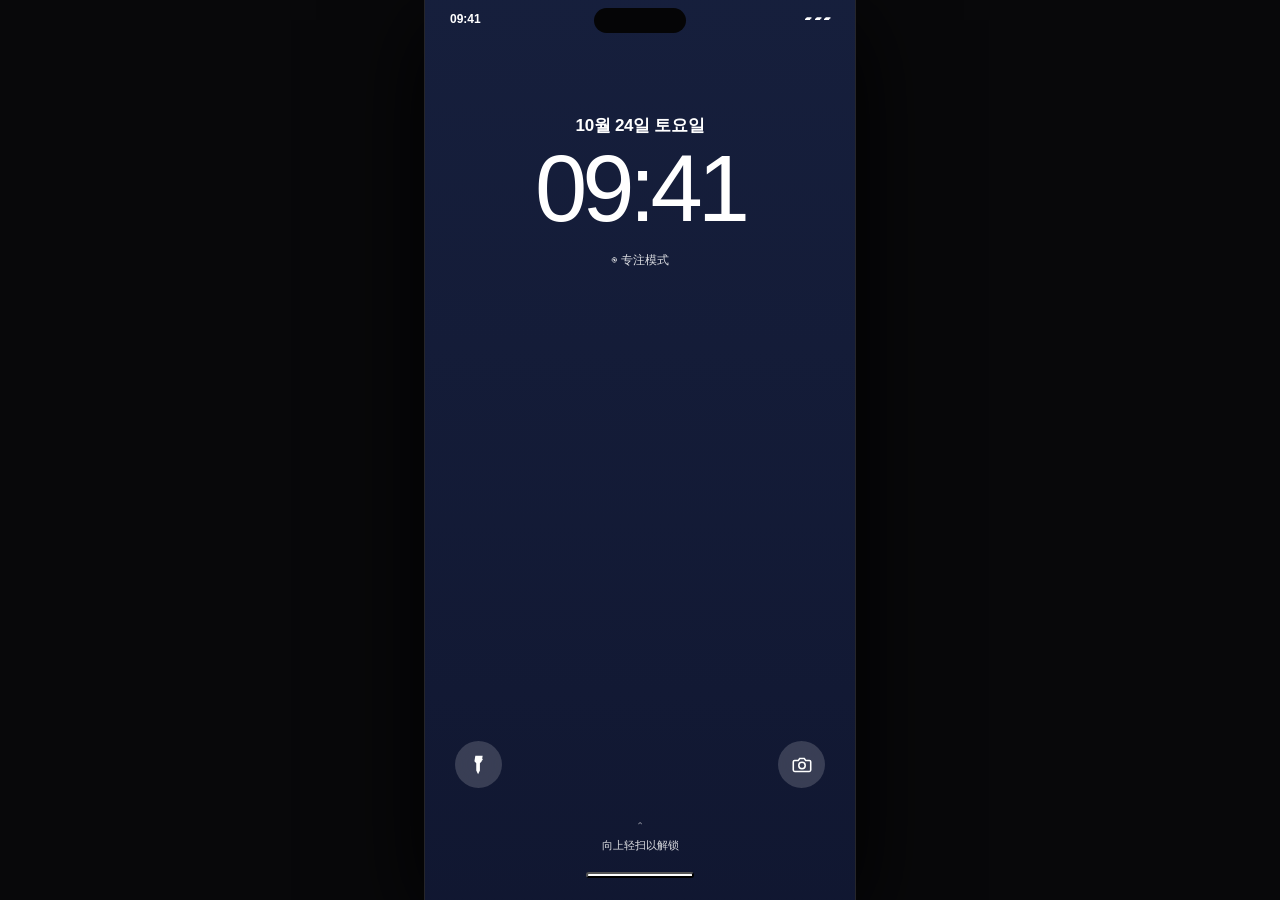
<file: project/CURRENT_BASELINE_v0_6.html>
<!doctype html>
<html lang="zh-CN">
<head>
<meta charset="utf-8">
<meta name="viewport" content="width=device-width, initial-scale=1, maximum-scale=1, viewport-fit=cover">
<meta name="theme-color" content="#101014">
<title>爱豆手机生活模拟器 · v0.6</title>
<script id="app-config">
const CONFIG = {};






























































































</script>
<style>
:root{color-scheme:light;--blue:#007aff;--green:#34c759;--yellow:#fee500;--ink:#17171a;--muted:#8e8e93;--line:#e5e5ea;--surface:#fff;--spotify:#1db954;--safe-top:env(safe-area-inset-top,0px);--safe-bottom:env(safe-area-inset-bottom,0px)}
*{box-sizing:border-box;-webkit-tap-highlight-color:transparent}html,body{margin:0;width:100%;height:100%;overflow:hidden;font-family:-apple-system,BlinkMacSystemFont,"SF Pro Text","SF Pro Display","PingFang SC","Microsoft YaHei","Apple SD Gothic Neo",Arial,sans-serif;background:#08080a;color:var(--ink)}button,input,textarea,select{font:inherit}button{cursor:pointer}button:focus-visible,input:focus-visible,textarea:focus-visible{outline:2px solid #0a84ff;outline-offset:2px}#device{width:min(100vw,430px);height:100dvh;min-height:560px;margin:0 auto;position:relative;overflow:hidden;background:#f7f7fa;isolation:isolate;box-shadow:0 0 0 1px rgba(255,255,255,.08)}@media(min-width:600px){#device{height:min(100dvh,932px);margin:auto;border-radius:0;box-shadow:0 0 0 1px #25252a,0 20px 90px #000}}
#statusbar{height:calc(28px + var(--safe-top));padding:calc(7px + var(--safe-top)) 24px 0;display:flex;align-items:flex-start;justify-content:space-between;position:absolute;top:0;left:0;right:0;z-index:15;font-size:12px;font-weight:700;letter-spacing:.01em;color:#fff;pointer-events:none;text-shadow:0 1px 4px #0002}#statusbar.dark{color:#17171a;text-shadow:none}#statusbar .island{position:absolute;top:calc(7px + var(--safe-top));left:50%;transform:translateX(-50%);width:92px;height:25px;border-radius:18px;background:#050506;box-shadow:inset 0 0 0 1px #15151a}#statusbar .status-icons{display:flex;align-items:center;gap:5px}#statusbar svg{width:15px;height:13px;display:block;fill:currentColor}
#appView{position:absolute;inset:0;overflow:hidden;background:#f7f7fa;display:flex;flex-direction:column;transition:background .2s}#appView.home{background:linear-gradient(140deg,#1d294a 0%,#44405e 37%,#c08da7 75%,#7a98b6 100%)}#appContent{position:absolute;top:calc(28px + var(--safe-top));bottom:calc(27px + var(--safe-bottom));left:0;right:0;overflow:auto;overscroll-behavior:contain;scrollbar-width:none}#appContent::-webkit-scrollbar{display:none}.home-screen{min-height:100%;height:100%;position:relative;padding:calc(43px + var(--safe-top)) 20px calc(18px + var(--safe-bottom));background:linear-gradient(140deg,#1d294a 0%,#44405e 37%,#c08da7 75%,#7a98b6 100%);background-size:cover;background-position:center;overflow:hidden;color:#fff}.home-screen:before{content:"";position:absolute;inset:0;background:radial-gradient(circle at 88% 13%,rgba(255,210,215,.58),transparent 22%),radial-gradient(circle at 9% 75%,rgba(77,183,238,.42),transparent 28%),linear-gradient(160deg,rgba(15,22,49,.18),rgba(255,255,255,.08));pointer-events:none}.home-inner{position:relative;z-index:1;min-height:100%;display:flex;flex-direction:column}.widgets{display:grid;grid-template-columns:1fr 1fr;gap:12px;margin-bottom:24px}.widget{height:148px;border:1px solid rgba(255,255,255,.28);background:rgba(255,255,255,.17);backdrop-filter:blur(26px);-webkit-backdrop-filter:blur(26px);border-radius:29px;padding:15px;overflow:hidden;color:#fff;box-shadow:inset 0 1px 0 #ffffff20}.widget-label{font-size:12px;font-weight:700;opacity:.88;display:flex;justify-content:space-between;gap:5px}.weather-temp{font-size:37px;font-weight:300;letter-spacing:-1.5px;margin-top:12px}.weather-desc{font-size:11px;margin-top:1px}.weather-range{font-size:10px;opacity:.86;margin-top:8px}.event-widget{display:flex;flex-direction:column;gap:10px}.event-item{display:grid;grid-template-columns:40px 1fr;gap:6px;font-size:10px;line-height:1.35}.event-item time{font-weight:750;white-space:nowrap}.event-item strong{font-weight:650}.event-more{font-size:10px;opacity:.8;margin-top:auto}.app-grid{display:grid;grid-template-columns:repeat(4,minmax(0,1fr));gap:20px 8px}.app-icon-button{border:0;background:none;color:#fff;display:flex;align-items:center;flex-direction:column;gap:6px;min-width:0;padding:0;position:relative}.app-icon{width:60px;height:60px;border-radius:17px;display:grid;place-items:center;position:relative;box-shadow:0 5px 12px #0002;overflow:hidden}.app-icon svg{width:39px;height:39px;display:block}.app-icon-image{position:absolute;inset:0;width:100%;height:100%;display:block;object-fit:cover;border-radius:inherit}.app-gmail,.app-chrome,.app-mnetplus,.app-youtube,.app-viitor,.app-hkkan,.app-appstore,.app-camera,.app-garageband,.app-podcasts,.app-qqmusic{background:#fff}.app-x,.app-threads,.app-intent,.app-spotify{background:#050505}.app-weverse{background:#10173d}.app-netease{background:#f13b28}.app-applemusic{background:#ed3264}.app-icon-button .app-icon-image~.badge{z-index:3}.app-label{font-size:11px;font-weight:500;white-space:nowrap;text-shadow:0 1px 4px #0006;max-width:100%;overflow:hidden;text-overflow:ellipsis}.badge{position:absolute;top:-7px;right:4px;min-width:21px;height:21px;padding:0 5px;border-radius:11px;background:#ff3b30;border:1.5px solid #fff;color:#fff;font-size:12px;font-weight:700;display:grid;place-items:center;z-index:2}.app-calendar{background:#fff;color:#fa3b30}.app-kakao{background:#fee500;color:#231f20}.app-instagram{background:linear-gradient(145deg,#7f39d5 0%,#e1306c 55%,#ff9b48 100%);color:#fff}.app-x{background:#050505;color:#fff}.app-threads{background:#080808;color:#fff}.app-tiktok{background:#050505;color:#fff}.app-spotify{background:#000;color:#1ed760}.app-photos{background:#fff;color:#fff}.app-kakao{background:#fee500;color:#231f20}.app-youtube{background:#fff;color:#ff0033}.app-calendar{background:#fff;color:#ff3b30}.app-notes{background:#fff;color:#b7b7bc}.app-camera{background:linear-gradient(145deg,#e5e6eb,#737985);color:#fff}.app-photos{background:#fff}.app-youtube{background:#fff;color:#ff0033}.app-notes{background:linear-gradient(#fff 0 24%,#ffdf63 24% 31%,#fff 31%);color:#a1a1a6}.app-maps{background:#fff;color:#4285f4}.app-settings{background:linear-gradient(145deg,#d7d8dc,#8e919a);color:#fff}.app-phone{background:#30c759;color:#fff}.app-messages{background:#29b765;color:#fff}.app-camera{background:linear-gradient(145deg,#737985,#3a3c43);color:#fff}.app-safari{background:linear-gradient(145deg,#6ed2ff,#087df2);color:#fff}.app-mail{background:linear-gradient(145deg,#61c7ff,#007aff);color:#fff}.home-bottom{margin-top:auto;padding-top:19px}.search-pill{width:max-content;min-width:108px;margin:0 auto 14px;padding:7px 15px;border-radius:22px;background:#ffffff24;border:1px solid #ffffff30;backdrop-filter:blur(18px);display:flex;align-items:center;gap:7px;justify-content:center;font-size:12px;color:#fff}.page-dots{display:flex;justify-content:center;gap:6px;margin-bottom:13px}.page-dots span{width:5px;height:5px;border-radius:50%;background:#ffffff6b}.page-dots span.active{background:#fff}.dock{display:grid;grid-template-columns:repeat(4,1fr);gap:4px;padding:10px 6px;border:1px solid #ffffff45;border-radius:28px;background:#ffffff26;backdrop-filter:blur(28px);-webkit-backdrop-filter:blur(28px)}.dock .app-icon{width:58px;height:58px;border-radius:17px}.dock .app-label{display:none}.home-indicator-wrap{position:absolute;bottom:0;left:0;right:0;height:calc(27px + var(--safe-bottom));padding-bottom:var(--safe-bottom);display:flex;align-items:center;justify-content:center;z-index:30;pointer-events:none}.home-indicator{width:108px;height:4px;border-radius:8px;background:#fff;box-shadow:0 1px 2px #0003;border:0;pointer-events:auto}.home-indicator.dark{background:#17171a;box-shadow:none}
/* Lock screen / passcode */
#lockLayer{position:absolute;inset:0;z-index:100;background:#17203e;color:#fff;overflow:hidden;touch-action:pan-y;display:flex;flex-direction:column;background-size:cover;background-position:center}#lockLayer:before{content:"";position:absolute;inset:0;background:linear-gradient(180deg,#10183125,#0a0e2460 75%,#0a0e2480);pointer-events:none}.lock-status{position:relative;z-index:1;height:calc(42px + var(--safe-top));padding:calc(12px + var(--safe-top)) 25px 0;display:flex;justify-content:space-between;align-items:flex-start;font-size:12px;font-weight:700}.lock-status .island{position:absolute;top:calc(8px + var(--safe-top));left:50%;transform:translateX(-50%);width:92px;height:25px;border-radius:18px;background:#050506}.lock-time-block{position:relative;z-index:1;text-align:center;margin-top:8vh}.lock-date{font-size:17px;font-weight:650;letter-spacing:-.3px}.lock-time{font-size:clamp(76px,20vw,94px);font-weight:250;line-height:1.08;letter-spacing:-5px;margin-top:1px;font-variant-numeric:tabular-nums}.lock-focus{font-size:12px;margin-top:12px;color:#ffffffd9}.lock-notifications{position:relative;z-index:1;margin:5vh 17px 0;display:flex;flex-direction:column;gap:8px}.lock-notification{background:#ffffff32;border:1px solid #ffffff1b;backdrop-filter:blur(24px);border-radius:17px;padding:12px 14px;display:grid;grid-template-columns:30px 1fr;gap:10px;color:#fff}.lock-notification .notif-icon{width:30px;height:30px;border-radius:9px;background:#fee500;color:#111;display:grid;place-items:center;font-size:17px}.lock-notification strong{font-size:12px}.lock-notification p{font-size:11px;line-height:1.4;margin:3px 0 0;color:#fffffff0}.lock-bottom{position:relative;z-index:1;margin-top:auto;padding:0 30px calc(22px + var(--safe-bottom));display:flex;flex-direction:column;align-items:center;gap:18px}.lock-quick-actions{display:flex;justify-content:space-between;width:100%;margin-bottom:12px}.lock-round{width:47px;height:47px;border:0;border-radius:50%;background:#ffffff2b;backdrop-filter:blur(20px);color:#fff;display:grid;place-items:center}.lock-round svg{width:22px;height:22px;fill:currentColor}.lock-swipe-hint{font-size:11px;color:#ffffffd9;display:flex;flex-direction:column;align-items:center;gap:7px;background:transparent;border:0}.lock-bar{width:108px;height:4px;border-radius:8px;background:#fff}.passcode{position:absolute;inset:0;z-index:2;display:none;flex-direction:column;align-items:center;background:#a3a6b1;color:#fff;background-size:cover;background-position:center;padding:calc(54px + var(--safe-top)) 35px calc(30px + var(--safe-bottom));text-shadow:0 1px 5px #0002}.passcode.show{display:flex}.passcode:before{content:"";position:absolute;inset:0;background:#11172d55;backdrop-filter:blur(28px);z-index:-1}.passcode-cancel{position:absolute;top:calc(48px + var(--safe-top));right:25px;background:none;border:0;color:#fff;font-size:14px}.passcode h2{font-size:22px;font-weight:600;margin:45px 0 8px}.passcode p{font-size:13px;margin:0 0 26px;color:#ffffffdf}.pass-dots{display:flex;gap:20px;margin-bottom:27px}.pass-dots i{width:10px;height:10px;border:1.5px solid #fff;border-radius:50%;background:transparent}.pass-dots i.filled{background:#fff}.pass-error{font-size:12px;height:20px;color:#fff}.keypad{display:grid;grid-template-columns:repeat(3,72px);gap:13px 17px;margin-top:8px}.key{width:72px;height:72px;border-radius:50%;border:1px solid #ffffff24;background:#ffffff24;color:#fff;font-size:28px;font-weight:300;display:flex;flex-direction:column;align-items:center;justify-content:center;text-shadow:none}.key small{font-size:8px;letter-spacing:2px;margin-top:1px}.key:active{background:#ffffff58}.key-empty{visibility:hidden}.key-delete{border:0;background:transparent;color:#fff;font-size:13px}.hidden{display:none!important}
/* App chrome */
.app-page{min-height:100%;background:#fff;display:flex;flex-direction:column;color:#17171a}.app-header{height:50px;flex-shrink:0;display:flex;align-items:center;justify-content:space-between;padding:0 17px;border-bottom:1px solid #e5e5ea;background:rgba(255,255,255,.95);position:sticky;top:0;z-index:8;backdrop-filter:blur(20px)}.app-header h1{font-size:17px;font-weight:700;letter-spacing:-.3px;margin:0;text-align:center;flex:1}.nav-side{min-width:50px;border:0;background:none;color:var(--blue);font-size:14px;text-align:left;padding:6px 0}.nav-side.right{text-align:right}.app-scroll{overflow:auto;flex:1;min-height:0;scrollbar-width:none}.app-scroll::-webkit-scrollbar{display:none}.tabbar{height:54px;flex-shrink:0;border-top:1px solid #dedee3;background:#fbfbfd;display:flex;align-items:center;justify-content:space-around;padding:4px 3px calc(4px + var(--safe-bottom));position:sticky;bottom:0}.tabbar button{border:0;background:none;color:#8e8e93;min-width:0;flex:1;display:flex;flex-direction:column;align-items:center;justify-content:center;gap:3px;font-size:10px}.tabbar button.active{color:var(--blue)}.tabbar .tab-ico{font-size:20px;line-height:21px}.section-title{font-size:24px;font-weight:750;letter-spacing:-.8px;margin:17px 18px 12px}.subtle{color:#8e8e93;font-size:12px}.row-separator{height:1px;background:#e5e5ea;margin-left:72px}.avatar{width:43px;height:43px;border-radius:50%;background:#d7d7dc;overflow:hidden;display:grid;place-items:center;flex-shrink:0;font-weight:700;color:#fff;font-size:17px;background-image:linear-gradient(135deg,#7e7af0,#e09db7)}.avatar img{width:100%;height:100%;object-fit:cover}.list-row{width:100%;display:flex;align-items:center;gap:12px;padding:12px 17px;border:0;background:#fff;text-align:left;color:inherit}.list-main{flex:1;min-width:0}.list-title{font-size:15px;font-weight:650;display:flex;align-items:center;gap:5px}.list-preview{font-size:12px;color:#8e8e93;margin-top:4px;overflow:hidden;white-space:nowrap;text-overflow:ellipsis}.list-meta{font-size:11px;color:#8e8e93;white-space:nowrap}.search-input{margin:8px 16px 4px;width:calc(100% - 32px);border:0;border-radius:10px;background:#f1f1f6;padding:10px 12px;font-size:14px;outline:0}.pill{font-size:10px;background:#f2f2f7;color:#777;padding:4px 8px;border-radius:20px}
/* KakaoTalk */
.kakao-page{background:#fff;min-height:100%;display:flex;flex-direction:column}.kakao-head{padding:17px 17px 10px;display:flex;align-items:center;justify-content:space-between}.kakao-head h1{font-size:25px;letter-spacing:-.8px;margin:0;font-weight:800}.kakao-actions{display:flex;gap:17px;font-size:20px}.kakao-profile{display:flex;align-items:center;gap:12px;padding:15px 18px 18px}.kakao-profile .avatar{width:55px;height:55px;border-radius:21px;background:#fee500;color:#252525}.kakao-profile .name{font-size:15px;font-weight:750}.kakao-profile .sub{font-size:11px;color:#8e8e93;margin-top:5px}.kakao-section{font-size:12px;color:#777;padding:9px 18px;border-top:1px solid #f0f0f2}.kakao-friend{padding:10px 18px}.kakao-friend .avatar{border-radius:17px}.kakao-chat{height:100%;display:flex;flex-direction:column;background:#abc5d5}.kakao-chat-header{height:50px;display:flex;align-items:center;justify-content:space-between;padding:0 15px;background:#abc5d5;border-bottom:1px solid #98b3c5;flex-shrink:0}.kakao-chat-header button{border:0;background:none;font-size:20px}.kakao-chat-header .title{text-align:center;font-size:15px;font-weight:750;flex:1}.kakao-history{flex:1;min-height:0;overflow:auto;padding:15px 12px;display:flex;flex-direction:column;gap:12px}.chat-date-pill{align-self:center;background:#8ca7b8a6;color:#fff;border-radius:15px;padding:5px 10px;font-size:10px;margin:2px 0 7px}.chat-line{display:flex;gap:6px;align-items:flex-end;max-width:91%}.chat-line.me{align-self:flex-end;flex-direction:row-reverse}.chat-bubble{background:#fff;padding:9px 10px;border-radius:4px 13px 13px 13px;font-size:13px;line-height:1.5;white-space:pre-wrap;word-break:break-word;max-width:255px;box-shadow:0 1px 1px #00000008}.chat-line.me .chat-bubble{background:#fee500;border-radius:13px 4px 13px 13px}.chat-meta{font-size:9px;color:#5d7482;align-self:flex-end;white-space:nowrap;margin-bottom:1px}.chat-line.me .chat-meta{display:flex;flex-direction:column;align-items:flex-end;gap:2px}.chat-meta .unread{font-size:9px;color:#9d8d00}.kakao-compose{padding:8px 10px calc(8px + var(--safe-bottom));background:#f7f7f7;display:flex;gap:8px;align-items:flex-end;border-top:1px solid #c3cbd0}.kakao-compose textarea{flex:1;border:0;border-radius:8px;background:#fff;resize:none;min-height:38px;max-height:100px;padding:10px;font-size:13px;outline:0}.kakao-compose button{border:0;border-radius:8px;background:#fee500;padding:10px 13px;font-size:13px;font-weight:750}.profile-full{background:#fff;min-height:100%;display:flex;flex-direction:column}.profile-cover{height:185px;background:linear-gradient(135deg,#dce5ef,#f3dce7,#e9e1c8);position:relative}.profile-cover .close{position:absolute;top:14px;left:14px;border:0;background:#ffffffa0;border-radius:50%;width:34px;height:34px;font-size:21px}.profile-big-avatar{width:92px;height:92px;border-radius:32px;border:4px solid #fff;position:absolute;bottom:-28px;left:22px;background:#fee500;color:#191919;display:grid;place-items:center;font-size:35px;overflow:hidden}.profile-big-avatar img{width:100%;height:100%;object-fit:cover}.profile-content{padding:42px 22px 24px}.profile-content h2{font-size:22px;margin:0}.profile-content p{font-size:13px;color:#666;line-height:1.65}.profile-action{border:1px solid #d9d9df;border-radius:20px;background:#fff;padding:8px 14px;font-size:12px;margin:6px 5px 6px 0}
/* social feeds */
.social-page{min-height:100%;display:flex;flex-direction:column;background:#fff;color:#17171a}.social-page.dark{background:#000;color:#e7e9ea;--social-line:#2f3336;--social-muted:#71767b}.social-page.dark .app-header{background:#000;color:#e7e9ea;border-color:#2f3336}.social-page.dark .tabbar{background:#000;border-color:#2f3336}.social-page.dark .list-row,.social-page.dark .social-post,.social-page.dark .profile-social{background:#000;color:#e7e9ea}.social-page.dark .search-input{background:#202327;color:#e7e9ea}.social-page.dark .social-post{border-color:#2f3336}.social-page.dark .post-action{color:#71767b}.social-top{height:49px;display:flex;align-items:center;justify-content:space-between;padding:0 17px;border-bottom:1px solid var(--social-line,#e5e5ea);flex-shrink:0}.social-top .brand{font-size:23px;font-weight:800;letter-spacing:-1px}.social-top button{border:0;background:none;color:inherit;font-size:21px}.social-tabs{display:flex;justify-content:space-around;border-bottom:1px solid var(--social-line,#e5e5ea);height:42px;flex-shrink:0}.social-tabs button{border:0;background:none;color:var(--social-muted,#8e8e93);font-size:13px;position:relative;padding:0 8px}.social-tabs button.active{color:inherit;font-weight:750}.social-tabs button.active:after{content:"";position:absolute;bottom:0;left:0;right:0;height:3px;border-radius:3px;background:currentColor}.social-post{padding:14px 15px 10px;border-bottom:1px solid var(--social-line,#e5e5ea);background:#fff}.post-head{display:flex;gap:10px;align-items:flex-start}.post-head .avatar{width:41px;height:41px}.post-who{flex:1;min-width:0}.post-name{font-size:14px;font-weight:750;display:flex;align-items:center;gap:4px;flex-wrap:wrap}.post-handle{font-size:12px;color:var(--social-muted,#8e8e93);font-weight:400}.post-date{font-size:11px;color:var(--social-muted,#8e8e93);white-space:nowrap}.post-text{font-size:14px;line-height:1.5;margin:7px 0 10px;white-space:pre-wrap;word-break:break-word}.post-image{width:100%;max-height:360px;object-fit:cover;border-radius:15px;border:1px solid var(--social-line,#e5e5ea);display:block;margin-top:8px}.post-actions{display:flex;justify-content:space-between;max-width:360px;margin-top:11px;color:var(--social-muted,#8e8e93)}.post-action{display:flex;align-items:center;gap:5px;border:0;background:none;color:inherit;font-size:12px;padding:2px 4px}.post-action.liked{color:#f91880}.profile-social{padding:17px 16px 14px;border-bottom:1px solid var(--social-line,#e5e5ea);background:#fff}.profile-banner{height:105px;background:linear-gradient(135deg,#9eacc9,#dfb6c7,#d6e4dc);border-radius:9px;margin-bottom:-32px}.profile-social-row{display:flex;align-items:flex-end;justify-content:space-between;padding:0 5px}.profile-social .avatar{width:78px;height:78px;border:4px solid var(--profile-border,#fff);border-radius:50%;font-size:28px}.social-page.dark .profile-social .avatar{--profile-border:#000}.profile-social h2{font-size:19px;margin:9px 0 2px}.profile-social .handle{font-size:13px;color:var(--social-muted,#8e8e93)}.profile-social p{font-size:13px;line-height:1.45;margin:10px 0;color:inherit}.profile-stats{display:flex;gap:15px;font-size:12px;color:var(--social-muted,#8e8e93)}.profile-stats b{color:inherit}.primary-outline{border:1px solid currentColor;background:transparent;border-radius:22px;padding:8px 13px;font-size:12px;font-weight:700;color:inherit}.compose-fab{position:sticky;bottom:12px;align-self:flex-end;margin:0 17px 14px;width:52px;height:52px;border:0;border-radius:50%;background:#1d9bf0;color:#fff;font-size:29px;box-shadow:0 3px 12px #0003}.account-picker{position:absolute;inset:0;z-index:25;background:#0008;display:flex;align-items:flex-end}.account-sheet{width:100%;background:#fff;border-radius:22px 22px 0 0;padding:20px 17px calc(22px + var(--safe-bottom));color:#17171a}.account-sheet h3{font-size:17px;margin:0 0 12px}.account-option{width:100%;display:flex;align-items:center;gap:11px;padding:12px 2px;background:none;border:0;border-bottom:1px solid #eee;text-align:left}.account-option .check{margin-left:auto;color:#007aff;font-size:18px}.compose-modal{position:absolute;inset:0;z-index:30;background:#0008;display:flex;align-items:flex-end}.compose-sheet{width:100%;background:#fff;border-radius:22px 22px 0 0;padding:17px 17px calc(20px + var(--safe-bottom));color:#17171a}.compose-sheet textarea{width:100%;height:120px;resize:none;border:0;font-size:15px;outline:0;padding:10px 0}.compose-actions{display:flex;align-items:center;justify-content:space-between;gap:10px}.blue-button{border:0;border-radius:20px;background:#1d9bf0;color:#fff;padding:9px 17px;font-size:13px;font-weight:750}.light-button{border:1px solid #dedee3;border-radius:20px;background:#fff;padding:9px 13px;font-size:12px}
/* TikTok */
.tiktok-page{background:#050505;color:#fff;min-height:100%;display:flex;flex-direction:column}.tiktok-feed{flex:1;min-height:0;overflow:auto;scrollbar-width:none}.tiktok-feed::-webkit-scrollbar{display:none}.tiktok-video-card{min-height:500px;position:relative;display:flex;align-items:center;justify-content:center;overflow:hidden;background:linear-gradient(145deg,#1b2841,#55364d,#1b1a25);border-bottom:1px solid #282828}.tiktok-video-card img{position:absolute;inset:0;width:100%;height:100%;object-fit:cover;opacity:.78}.tiktok-video-card .video-fallback{position:absolute;inset:0;background:radial-gradient(circle at 35% 30%,#5f658c,transparent 30%),linear-gradient(160deg,#202a42,#8a536f,#1c1c26)}.tiktok-video-card .play-symbol{position:relative;font-size:60px;color:#ffffffb0;text-shadow:0 3px 20px #0006}.tiktok-caption{position:absolute;left:15px;right:75px;bottom:20px;text-shadow:0 1px 5px #0008}.tiktok-caption strong{font-size:14px}.tiktok-caption p{font-size:13px;line-height:1.45;margin:6px 0}.tiktok-side{position:absolute;right:12px;bottom:24px;display:flex;flex-direction:column;gap:18px;align-items:center}.tiktok-side button{border:0;background:none;color:#fff;display:flex;flex-direction:column;align-items:center;gap:4px;font-size:20px;text-shadow:0 1px 5px #000}.tiktok-side small{font-size:10px}.tiktok-bottom{height:54px;display:flex;justify-content:space-around;align-items:center;background:#050505;border-top:1px solid #282828;flex-shrink:0}.tiktok-bottom button{border:0;background:none;color:#aaa;display:flex;flex-direction:column;align-items:center;font-size:10px;gap:3px}.tiktok-bottom button.active{color:#fff}.tiktok-bottom span{font-size:20px}
/* Spotify */
.spotify-page{min-height:100%;display:flex;flex-direction:column;background:#121212;color:#fff}.spotify-page .app-header{background:#121212;color:#fff;border-color:#2b2b2b}.spotify-scroll{flex:1;min-height:0;overflow:auto;scrollbar-width:none}.spotify-scroll::-webkit-scrollbar{display:none}.spotify-hero{padding:20px 19px 16px;background:linear-gradient(180deg,#314334,#1a281f 65%,#121212)}.spotify-cover{width:min(66vw,250px);height:min(66vw,250px);max-width:250px;max-height:250px;margin:4px auto 21px;box-shadow:0 8px 30px #0007;display:grid;place-items:center;background:linear-gradient(145deg,#243f30,#101a15,#344e3a);overflow:hidden}.spotify-cover img{width:100%;height:100%;object-fit:cover}.spotify-cover .note{font-size:75px;color:#1db954}.spotify-hero h1{font-size:24px;line-height:1.15;letter-spacing:-.6px;margin:0 0 9px;font-weight:800}.spotify-creator{font-size:12px;color:#c4c4c4}.spotify-actions{display:flex;align-items:center;gap:16px;margin-top:20px}.spotify-action{border:0;background:none;color:#b3b3b3;font-size:18px;padding:4px}.spotify-play{margin-left:auto;width:54px;height:54px;border:0;border-radius:50%;background:#1db954;color:#07140b;font-size:22px;display:grid;place-items:center}.spotify-track{display:flex;align-items:center;gap:12px;padding:11px 17px;min-height:67px}.spotify-track .track-no{width:22px;color:#b3b3b3;font-size:13px;text-align:center}.spotify-track .track-info{flex:1;min-width:0}.spotify-track .track-title{font-size:14px;white-space:nowrap;overflow:hidden;text-overflow:ellipsis}.spotify-track .track-artist{font-size:12px;color:#b3b3b3;margin-top:4px}.spotify-track .track-more{border:0;background:none;color:#b3b3b3;font-size:19px}.spotify-track.playing .track-title{color:#1db954}.playing-bars{display:inline-flex;gap:2px;align-items:flex-end;height:13px;margin-right:6px}.playing-bars i{width:2px;background:#1db954;animation:bar .65s ease-in-out infinite alternate}.playing-bars i:nth-child(1){height:7px}.playing-bars i:nth-child(2){height:12px;animation-delay:.2s}.playing-bars i:nth-child(3){height:9px;animation-delay:.4s}@keyframes bar{to{height:3px}}.spotify-mini{height:58px;display:flex;align-items:center;gap:10px;padding:7px 12px;background:#282828;border-top:1px solid #444;flex-shrink:0}.spotify-mini-cover{width:42px;height:42px;background:#244331;display:grid;place-items:center;overflow:hidden}.spotify-mini-cover img{width:100%;height:100%;object-fit:cover}.spotify-mini-info{flex:1;min-width:0}.spotify-mini-info strong{font-size:12px;display:block;white-space:nowrap;overflow:hidden;text-overflow:ellipsis}.spotify-mini-info small{font-size:10px;color:#b3b3b3}.spotify-mini button{border:0;background:none;color:#fff;font-size:21px;padding:6px}.spotify-mini-progress{position:absolute;height:2px;left:0;right:0;bottom:0;background:#535353}.spotify-mini-progress span{display:block;height:100%;background:#fff;width:0}.spotify-player{position:absolute;inset:0;z-index:20;background:linear-gradient(165deg,#28402f,#101b14 65%,#101010);color:#fff;display:flex;flex-direction:column;padding:calc(12px + var(--safe-top)) 22px calc(18px + var(--safe-bottom))}.player-top{display:flex;align-items:center;justify-content:space-between;font-size:12px}.player-top button{border:0;background:none;color:#fff;font-size:22px}.player-cover{width:min(78vw,320px);height:min(78vw,320px);max-width:320px;max-height:320px;margin:8vh auto 30px;background:#233f2d;display:grid;place-items:center;box-shadow:0 15px 35px #0007;overflow:hidden}.player-cover img{width:100%;height:100%;object-fit:cover}.player-cover .note{font-size:90px;color:#1db954}.player-track-title{font-size:23px;font-weight:800;letter-spacing:-.5px}.player-track-artist{font-size:14px;color:#b3b3b3;margin-top:6px}.player-progress{margin-top:26px}.player-progress input{width:100%;accent-color:#fff}.player-times{display:flex;justify-content:space-between;color:#b3b3b3;font-size:10px;margin-top:2px}.player-controls{display:flex;align-items:center;justify-content:space-between;margin-top:24px}.player-controls button{border:0;background:none;color:#fff;font-size:23px}.player-controls .big-play{width:58px;height:58px;border-radius:50%;background:#fff;color:#111;font-size:24px}.player-controls .enabled{color:#1db954}
/* misc pages */
.simple-list{padding:0 0 15px}.settings-group{margin:18px 16px 8px;color:#8e8e93;font-size:12px}.settings-cell{min-height:53px;display:flex;align-items:center;gap:12px;padding:11px 17px;background:#fff;border-bottom:1px solid #f0f0f2;font-size:14px}.settings-cell .cell-icon{width:29px;height:29px;border-radius:8px;background:#8e8e93;color:#fff;display:grid;place-items:center;font-size:15px}.settings-cell .cell-right{margin-left:auto;color:#8e8e93;font-size:12px}.settings-cell button{border:0;background:none;color:#007aff}.photo-toolbar{display:flex;align-items:center;justify-content:space-between;padding:14px 17px}.photo-grid{display:grid;grid-template-columns:repeat(3,1fr);gap:2px}.photo-tile{aspect-ratio:1;border:0;padding:0;position:relative;background:linear-gradient(135deg,#c9d9e8,#e7cedc,#d9e7d8);overflow:hidden}.photo-tile img{width:100%;height:100%;object-fit:cover;display:block}.photo-tile .photo-art{position:absolute;inset:0;display:grid;place-items:center;font-size:27px;background:linear-gradient(145deg,#b4c6dd,#e5c8d7,#c9d9cb)}.photo-tile .photo-art small{position:absolute;bottom:7px;left:6px;font-size:8px;color:#fff;text-shadow:0 1px 4px #000}.photo-viewer{position:absolute;inset:0;z-index:22;background:#000;color:#fff;display:flex;flex-direction:column}.photo-viewer-top{height:54px;display:flex;align-items:center;justify-content:space-between;padding:0 16px}.photo-viewer img{width:100%;height:100%;object-fit:contain;min-height:0;flex:1}.photo-viewer .photo-viewer-actions{display:flex;justify-content:space-around;padding:14px 10px calc(15px + var(--safe-bottom))}.photo-viewer button{border:0;background:none;color:#fff;font-size:13px}.note-item{padding:15px 17px;border-bottom:1px solid #eee}.note-item strong{font-size:15px}.note-item p{font-size:12px;color:#777;line-height:1.6;white-space:pre-wrap;margin:6px 0 0}.calendar-month{padding:16px}.calendar-month h2{font-size:22px;margin:0 0 14px}.calendar-grid{display:grid;grid-template-columns:repeat(7,1fr);gap:5px;text-align:center;font-size:12px}.calendar-grid span{padding:7px 0;border-radius:50%}.calendar-grid .today{background:#007aff;color:#fff}.event-row{padding:13px 16px;display:grid;grid-template-columns:54px 3px 1fr;gap:11px;border-bottom:1px solid #f0f0f2}.event-row time{font-size:12px;font-weight:700;color:#007aff}.event-row .event-line{background:#007aff;border-radius:4px}.event-row strong{font-size:14px}.event-row p{font-size:11px;color:#8e8e93;margin:5px 0 0}.phone-tabs{height:54px;display:flex;justify-content:space-around;align-items:center;border-top:1px solid #e5e5ea}.phone-tabs button{border:0;background:none;color:#8e8e93;display:flex;flex-direction:column;align-items:center;font-size:19px;gap:2px}.phone-tabs button.active{color:#007aff}.phone-tabs small{font-size:9px}.call-record{padding:12px 17px;display:flex;align-items:center;gap:12px;border-bottom:1px solid #eee}.call-record .call-name{font-size:14px;font-weight:650}.call-record .call-sub{font-size:11px;color:#8e8e93;margin-top:4px}.call-record .missed{color:#ff3b30}.call-record .call-right{margin-left:auto;font-size:12px;color:#8e8e93}.form-row{padding:13px 17px;border-bottom:1px solid #eee;display:flex;align-items:center;justify-content:space-between;gap:12px;font-size:14px}.form-row input[type=file]{max-width:170px;font-size:11px}.form-row input[type=text]{width:52%;border:0;text-align:right;font-size:13px;outline:0}.small-note{font-size:11px;color:#8e8e93;line-height:1.5;padding:12px 17px}.toast{position:absolute;z-index:150;top:calc(10px + var(--safe-top));left:12px;right:12px;border-radius:17px;background:#f5f5f7f0;backdrop-filter:blur(22px);padding:12px 14px;box-shadow:0 4px 20px #0002;display:none;gap:10px;align-items:center;color:#17171a}.toast.show{display:flex;animation:toastIn .25s ease}.toast .toast-app{width:31px;height:31px;border-radius:9px;background:#fee500;display:grid;place-items:center;font-size:16px}.toast strong{font-size:12px}.toast span{font-size:11px;color:#555;display:block;margin-top:2px}@keyframes toastIn{from{transform:translateY(-12px);opacity:0}to{transform:translateY(0);opacity:1}}
.toast-body{display:flex;flex-direction:column;gap:3px;line-height:1.38}.toast-body .toast-original{font-size:11px;color:#333}.toast-body .toast-translation{font-size:11px;color:#555;border-top:1px solid #0000000c;padding-top:3px}.lock-notification .notif-translation{color:#fffffff0;font-size:11px;margin-top:4px;padding-top:4px;border-top:1px solid #ffffff20}.ig-message-original{font-size:12px;line-height:1.4}.ig-message-translation{font-size:11px;line-height:1.4;opacity:.94;margin-top:3px;padding-top:3px;border-top:1px solid #ffffff2b}.chat-translation-auto{margin-top:6px;padding-top:5px;border-top:1px solid #0000000d;color:#5c6269;font-size:11px;line-height:1.45}.chat-translation-auto b{font-size:9px;color:#8b9299;margin-right:4px;font-weight:600}.notification-translation{display:block;color:#6b7280;font-size:11px;line-height:1.4;margin-top:3px;white-space:normal}.social-app-icon{display:grid;place-items:center;width:100%;height:100%}
/* Instagram call */
#igLayer{position:absolute;inset:0;z-index:120;background:#050507;color:#fff;display:none;overflow:hidden}#igLayer.show{display:block}.ig-screen{position:absolute;inset:0;background:radial-gradient(circle at 50% 22%,#4e425b,#13121a 45%,#050507 78%);overflow:hidden}.ig-call-video{position:absolute;inset:0;width:100%;height:100%;object-fit:cover;background:#121118}.ig-call-video.flip{transform:scaleX(-1)}.ig-call-placeholder{position:absolute;inset:0;background:radial-gradient(circle at 50% 36%,#c99eaf 0 13%,transparent 14%),radial-gradient(circle at 38% 50%,#6d7799 0 23%,transparent 24%),linear-gradient(150deg,#292d48,#9e7791 55%,#27222d);display:flex;align-items:center;justify-content:center}.ig-call-placeholder .ig-avatar{width:120px;height:120px;border-radius:50%;background:linear-gradient(135deg,#ffb3c7,#8955d9);display:grid;place-items:center;font-size:42px;box-shadow:0 0 0 14px #ffffff0d;animation:breathe 2.4s ease-in-out infinite}.ig-call-placeholder img{width:100%;height:100%;object-fit:cover;border-radius:50%}@keyframes breathe{50%{transform:scale(1.07);box-shadow:0 0 0 23px #ffffff08}}@keyframes fadeMessage{0%{opacity:0;transform:translateY(5px)}10%{opacity:1;transform:translateY(0)}72%{opacity:1}100%{opacity:0;transform:translateY(-3px)}}.ig-top{position:absolute;top:calc(22px + var(--safe-top));left:20px;right:20px;text-align:center;text-shadow:0 1px 8px #0008}.ig-top strong{font-size:17px;display:block}.ig-top span{font-size:12px;color:#ffffffc9;display:block;margin-top:5px}.ig-self{position:absolute;top:calc(66px + var(--safe-top));right:14px;width:104px;height:146px;border-radius:18px;overflow:hidden;background:linear-gradient(145deg,#8f779b,#d9aab7);border:1px solid #ffffff5c;box-shadow:0 5px 20px #0005;touch-action:none;z-index:4}.ig-self video,.ig-self img{width:100%;height:100%;object-fit:cover}.ig-self .self-fallback{width:100%;height:100%;display:grid;place-items:center;font-size:28px;background:linear-gradient(145deg,#d8e6ef,#b8a5c7)}.ig-incoming{position:absolute;inset:0;z-index:5;background:radial-gradient(circle at 50% 35%,#4c4259,#13121b 55%,#050507);display:flex;flex-direction:column;align-items:center;padding:calc(13vh + var(--safe-top)) 25px calc(45px + var(--safe-bottom));text-align:center}.ig-incoming .ig-caller-avatar{width:120px;height:120px;border-radius:50%;background:linear-gradient(135deg,#eeadc2,#8151bd);display:grid;place-items:center;font-size:42px;overflow:hidden;animation:breathe 2.4s ease-in-out infinite;box-shadow:0 0 0 15px #ffffff0a}.ig-incoming .ig-caller-avatar img{width:100%;height:100%;object-fit:cover}.ig-incoming h2{font-size:24px;font-weight:600;margin:24px 0 7px}.ig-incoming p{font-size:14px;color:#ffffffb7;margin:0}.ig-incoming .ring{margin-top:9px;font-size:13px;color:#ffffffb7}.ig-call-actions{display:flex;justify-content:space-around;gap:75px;margin-top:auto;width:100%;max-width:290px}.ig-call-actions button{width:66px;height:66px;border:0;border-radius:50%;display:grid;place-items:center;color:#fff;font-size:26px}.ig-decline{background:#ff3b30}.ig-accept{background:#30d158}.ig-bottom{position:absolute;left:15px;right:15px;bottom:calc(22px + var(--safe-bottom));display:flex;flex-direction:column;gap:14px;z-index:5}.ig-message-stack{display:flex;flex-direction:column;align-items:flex-start;gap:7px;max-width:85%;pointer-events:none}.ig-message{font-size:13px;line-height:1.4;color:#fff;text-shadow:0 1px 4px #000;background:#0002;padding:3px 0;animation:fadeMessage 5.2s forwards}.ig-message.from-me{align-self:flex-end;text-align:right}.ig-message-input{display:flex;gap:8px;align-items:center}.ig-message-input input{flex:1;min-width:0;border:1px solid #ffffff5b;background:#ffffff20;color:#fff;border-radius:24px;padding:12px 15px;font-size:13px;outline:0;backdrop-filter:blur(16px)}.ig-message-input input::placeholder{color:#ffffffb5}.ig-message-input button{border:0;background:none;color:#fff;font-size:14px;font-weight:750;padding:9px}.ig-controls{position:absolute;bottom:calc(99px + var(--safe-bottom));left:0;right:0;display:flex;justify-content:center;gap:18px;z-index:4}.ig-controls button{width:51px;height:51px;border:0;border-radius:50%;background:#ffffff2c;backdrop-filter:blur(14px);color:#fff;font-size:19px}.ig-controls button.off{background:#fff;color:#151515}.ig-controls button.hang{background:#ff3b30}.ig-incoming .ig-hang-text{position:absolute;bottom:calc(18px + var(--safe-bottom));font-size:11px;color:#ffffff9a}.ig-end-toast{position:absolute;top:50%;left:50%;transform:translate(-50%,-50%);background:#0009;border-radius:18px;padding:14px 18px;font-size:13px}
@media(max-height:720px){.widgets{margin-bottom:15px}.widget{height:122px;padding:12px}.weather-temp{font-size:31px}.app-grid{gap:13px 6px}.app-icon{width:51px;height:51px}.dock .app-icon{width:52px;height:52px}.home-screen{padding-top:calc(36px + var(--safe-top))}.lock-time-block{margin-top:4vh}.lock-notifications{margin-top:3vh}}
@media(min-width:600px){body{display:flex;align-items:center;justify-content:center}#device{height:100dvh;max-height:932px}}

/* v0.6 localization and app-specific UI refinements */
.app-icon-button{gap:7px}.app-grid{grid-template-columns:repeat(4,minmax(0,1fr));gap:18px 8px}.app-label{font-size:12px}.app-company{background:linear-gradient(145deg,#656d7b,#303746);color:#fff}.app-notifications{background:linear-gradient(145deg,#77a8ff,#4c78e7);color:#fff}.page-dots{gap:7px}.page-dots button{width:6px;height:6px;border:0;border-radius:50%;padding:0;background:#ffffff72}.page-dots button.active{background:#fff;transform:scale(1.12)}
.kakao-page{height:100%;min-height:100%;overflow:hidden;background:#fff;display:flex;flex-direction:column;color:#191919}.kakao-head{padding:12px 17px 9px;min-height:54px;display:flex;align-items:center;justify-content:space-between;flex-shrink:0}.kakao-head h1{font-size:25px;letter-spacing:-.8px;margin:0;font-weight:800}.kakao-actions{display:flex;align-items:center;gap:15px}.kakao-actions button{border:0;background:transparent;color:#292929;padding:0;font-size:22px;line-height:1}.kakao-search-wrap{padding:0 16px 8px}.kakao-profile{width:100%;border:0;background:#fff;display:flex;align-items:center;gap:12px;padding:14px 18px 17px;text-align:left;color:#191919}.kakao-profile .avatar{width:53px;height:53px;border-radius:19px;background:#fee500;color:#222}.kakao-profile .name{display:block;font-size:15px;font-weight:750}.kakao-profile .sub{display:block;font-size:11px;color:#8e8e93;margin-top:5px}.kakao-profile-music{font-size:18px;color:#999;border:1px solid #e6e6e6;border-radius:50%;width:29px;height:29px;display:grid;place-items:center}.kakao-section{display:flex;justify-content:space-between;align-items:center;font-size:12px;color:#777;padding:11px 18px;border-top:1px solid #f0f0f2}.kakao-friend-list,.kakao-chat-list{flex:1;min-height:0;overflow:auto;scrollbar-width:none}.kakao-friend{padding:10px 18px;min-height:64px}.kakao-friend .avatar{border-radius:17px}.kakao-friend .list-title{font-size:14px;font-weight:600}.kakao-friend .list-preview{font-size:11px;max-width:245px}.kakao-tabbar{height:59px;flex-shrink:0;border-top:1px solid #ededed;background:#fff;display:grid;grid-template-columns:repeat(5,1fr);align-items:center;padding:3px 0 calc(3px + var(--safe-bottom))}.kakao-tabbar button{border:0;background:none;color:#999;display:flex;flex-direction:column;align-items:center;justify-content:center;gap:3px;font-size:10px;min-width:0}.kakao-tabbar button.active{color:#252525}.kakao-tab-icon{font-size:20px;line-height:21px}.kakao-chat-search{margin:0 16px 8px;border-radius:8px;background:#f5f5f5;height:34px;display:flex;align-items:center;gap:8px;padding:0 10px;color:#999;flex-shrink:0}.kakao-chat-search input{border:0;background:transparent;outline:0;flex:1;min-width:0;font-size:13px}.kakao-chat-row{display:flex;align-items:center;gap:11px;width:100%;padding:12px 16px;border:0;background:#fff;text-align:left;color:#222;min-height:73px}.kakao-chat-row .avatar{width:48px;height:48px;border-radius:17px;background:#fee500;color:#222}.kakao-chat-row-main{min-width:0;flex:1;border-bottom:1px solid #f3f3f3;padding-bottom:12px}.kakao-chat-row-top,.kakao-chat-row-bottom{display:flex;align-items:center;justify-content:space-between;gap:8px}.kakao-chat-row-top strong{font-size:14px;font-weight:650}.kakao-chat-row-top time{font-size:10px;color:#aaa;white-space:nowrap}.kakao-chat-row-bottom{margin-top:5px}.kakao-chat-row-bottom span{font-size:12px;color:#888;white-space:nowrap;overflow:hidden;text-overflow:ellipsis;max-width:235px}.kakao-unread{font-style:normal;background:#f9df00;color:#222;font-size:10px;min-width:17px;height:17px;border-radius:50%;display:grid;place-items:center}.kakao-open-intro{padding:19px 18px;background:#fafafa;border-top:1px solid #f2f2f2}.kakao-open-intro strong{font-size:16px}.kakao-open-intro p{font-size:12px;color:#777;line-height:1.5;margin:7px 0 0}.kakao-open-row,.kakao-more-row{display:flex;align-items:center;gap:12px;width:100%;border:0;border-bottom:1px solid #f2f2f2;background:#fff;text-align:left;padding:14px 17px;color:#222}.openchat-art{width:48px;height:48px;border-radius:14px;display:grid;place-items:center;background:#fee500;font-size:23px}.openchat-art-1{background:#dce7ff}.openchat-art-2{background:#d9f0df}.kakao-open-row span:last-child{display:flex;flex-direction:column;gap:4px}.kakao-open-row small,.kakao-open-row em,.kakao-more-row small{font-size:11px;color:#888;font-style:normal}.kakao-more-profile{display:flex;align-items:center;gap:12px;padding:16px 18px;border-bottom:8px solid #f6f6f6}.kakao-more-profile>div:nth-child(2){flex:1;display:flex;flex-direction:column;gap:5px}.kakao-more-profile small{color:#888;font-size:11px}.kakao-more-row>span:first-child{font-size:22px;width:30px;text-align:center}.kakao-more-row div{flex:1;display:flex;flex-direction:column;gap:5px}.kakao-more-row strong{font-size:14px;font-weight:600}.kakao-more-row b{color:#aaa;font-weight:400}
.kakao-chat{height:100%;display:flex;flex-direction:column;background:#b8ccd9}.kakao-chat-header{height:52px;display:flex;align-items:center;justify-content:space-between;padding:0 13px;background:#b8ccd9;border-bottom:1px solid #a9bfce;flex-shrink:0}.kakao-chat-header>button{border:0;background:none;font-size:23px;color:#333;padding:5px}.kakao-chat-header .title{text-align:center;font-size:15px;font-weight:750;flex:1}.chat-status{font-size:10px;color:#637985;font-weight:400;margin-top:2px}.kakao-chat-tools{display:flex;gap:9px}.kakao-chat-tools button{font-size:18px}.kakao-history{flex:1;min-height:0;overflow:auto;padding:15px 12px;display:flex;flex-direction:column;gap:13px;scrollbar-width:none}.chat-date-pill{align-self:center;background:#8fa8b7a6;color:#fff;border-radius:15px;padding:5px 10px;font-size:10px;margin:2px 0 7px}.chat-line{display:flex;gap:6px;align-items:flex-end;max-width:94%}.chat-line.me{align-self:flex-end;flex-direction:row-reverse}.chat-avatar{width:28px;height:28px;font-size:11px;border-radius:10px}.chat-bubble-wrap{max-width:calc(100% - 43px)}.chat-bubble{background:#fff;padding:9px 10px;border-radius:3px 13px 13px 13px;font-size:13px;line-height:1.5;white-space:pre-wrap;word-break:break-word;max-width:260px;box-shadow:0 1px 1px #00000008}.chat-line.me .chat-bubble{background:#fee500;border-radius:13px 3px 13px 13px}.chat-meta{font-size:9px;color:#536b79;align-self:flex-end;white-space:nowrap;margin-bottom:1px}.chat-line.me .chat-meta{display:flex;flex-direction:column;align-items:flex-end;gap:2px}.chat-meta .unread{font-size:9px;color:#9d8d00}.chat-translate{display:block;border:0;background:none;color:#4b849e;padding:6px 0 0;font-size:10px;text-align:left}.chat-translation{margin-top:7px;padding-top:7px;border-top:1px solid #00000012;color:#6b747a;font-size:12px}.kakao-compose{padding:8px 10px calc(8px + var(--safe-bottom));background:#f7f7f7;display:flex;gap:8px;align-items:flex-end;border-top:1px solid #c3cbd0}.kakao-compose textarea{flex:1;border:0;border-radius:8px;background:#fff;resize:none;min-height:38px;max-height:100px;padding:10px;font-size:13px;outline:0}.kakao-compose button{border:0;border-radius:8px;background:#fee500;padding:10px 13px;font-size:13px;font-weight:750}.kakao-compose button:first-child{background:transparent;padding:8px 6px;font-size:20px}
.social-page{height:100%;min-height:100%;display:flex;flex-direction:column;background:#fff;color:#17171a}.social-page .app-scroll{flex:1;min-height:0;overflow:auto}.social-page.dark{background:#000;color:#e7e9ea;--social-line:#2f3336;--social-muted:#71767b}.social-page.dark .social-top,.social-page.dark .social-tabs,.social-page.dark .profile-tabs{background:#000;color:#e7e9ea;border-color:#2f3336}.social-page.dark .social-post,.social-page.dark .profile-social{background:#000;color:#e7e9ea}.social-page.dark .post-action{color:#71767b}.social-top{height:49px;display:flex;align-items:center;justify-content:space-between;padding:0 16px;border-bottom:1px solid #ededed;flex-shrink:0}.social-top .brand{font-size:23px;font-weight:800;letter-spacing:-1px}.social-top button{border:0;background:none;color:inherit;font-size:20px;min-width:32px}.social-bottom{height:55px;flex-shrink:0;border-top:1px solid #e9e9e9;background:#fff;display:grid;grid-template-columns:repeat(5,1fr);padding-bottom:var(--safe-bottom)}.social-bottom button{border:0;background:none;color:#737373;display:flex;flex-direction:column;align-items:center;justify-content:center;gap:2px;font-size:9px}.social-bottom button.active{color:#111}.social-bottom .tab-ico{font-size:21px;line-height:22px}.threads-page .social-bottom{background:#fff}.social-tabs{display:flex;justify-content:space-around;border-bottom:1px solid var(--social-line,#e5e5ea);height:43px;flex-shrink:0}.social-tabs button{border:0;background:none;color:var(--social-muted,#8e8e93);font-size:13px;position:relative;padding:0 8px}.social-tabs button.active{color:inherit;font-weight:750}.social-tabs button.active:after{content:"";position:absolute;bottom:0;left:0;right:0;height:3px;border-radius:3px;background:currentColor}.profile-tabs{display:flex;justify-content:space-around;border-bottom:1px solid #eee;height:43px}.profile-tabs button{border:0;background:none;color:#999;position:relative;flex:1}.profile-tabs button.active{color:inherit;font-weight:700}.profile-tabs button.active:after{content:"";position:absolute;bottom:0;left:20%;right:20%;height:2px;background:currentColor}.profile-account-avatar{width:78px;height:78px;border:4px solid #fff}.profile-account-avatar img{width:100%;height:100%;object-fit:cover}.empty-state{padding:38px 20px;text-align:center;color:#999;font-size:13px}.social-post{padding:14px 15px 10px;border-bottom:1px solid var(--social-line,#e5e5ea);background:#fff}.post-head{display:flex;gap:10px;align-items:flex-start}.post-head .avatar{width:41px;height:41px}.post-who{flex:1;min-width:0}.post-name{font-size:14px;font-weight:750;display:flex;align-items:center;gap:4px;flex-wrap:wrap}.post-handle{font-size:12px;color:var(--social-muted,#8e8e93);font-weight:400}.post-date{font-size:11px;color:var(--social-muted,#8e8e93);white-space:nowrap}.post-text{font-size:14px;line-height:1.5;margin:7px 0 10px;white-space:pre-wrap;word-break:break-word}.post-image{width:100%;max-height:360px;object-fit:cover;border-radius:15px;border:1px solid var(--social-line,#e5e5ea);display:block;margin-top:8px}.post-actions{display:flex;justify-content:space-between;max-width:360px;margin-top:11px;color:var(--social-muted,#8e8e93)}.post-action{display:flex;align-items:center;gap:5px;border:0;background:none;color:inherit;font-size:12px;padding:2px 4px}.post-action.liked{color:#f91880}.profile-social{padding:17px 16px 14px;border-bottom:1px solid var(--social-line,#e5e5ea);background:#fff}.profile-banner{height:105px;background:linear-gradient(135deg,#9eacc9,#dfb6c7,#d6e4dc);border-radius:9px;margin-bottom:-32px}.profile-social-row{display:flex;align-items:flex-end;justify-content:space-between;padding:0 5px}.profile-social .avatar{width:78px;height:78px;border:4px solid var(--profile-border,#fff);border-radius:50%;font-size:28px}.social-page.dark .profile-social .avatar{--profile-border:#000}.profile-social h2{font-size:19px;margin:9px 0 2px}.profile-social .handle{font-size:13px;color:var(--social-muted,#8e8e93)}.profile-social p{font-size:13px;line-height:1.45;margin:10px 0;color:inherit}.profile-stats{display:flex;gap:15px;font-size:12px;color:var(--social-muted,#8e8e93)}.profile-stats b{color:inherit}.primary-outline{border:1px solid currentColor;background:transparent;border-radius:22px;padding:8px 13px;font-size:12px;font-weight:700;color:inherit}.compose-fab{position:sticky;bottom:12px;align-self:flex-end;margin:0 17px 14px;width:52px;height:52px;border:0;border-radius:50%;background:#1d9bf0;color:#fff;font-size:29px;box-shadow:0 3px 12px #0003}
.instagram-page{height:100%;min-height:100%;display:flex;flex-direction:column;background:#fff;color:#111}.ig-topbar,.ig-profile-top{height:49px;flex-shrink:0;display:flex;align-items:center;justify-content:space-between;padding:0 14px;border-bottom:1px solid #f1f1f1}.ig-wordmark{font-family:Georgia,serif;font-style:italic;font-size:26px;letter-spacing:-1px}.ig-topbar>div{display:flex;gap:18px}.ig-topbar button,.ig-profile-top button{border:0;background:none;font-size:24px;color:#111;padding:0 2px}.ig-stories{height:105px;display:flex;gap:13px;align-items:flex-start;padding:11px 12px 8px;overflow:auto;border-bottom:1px solid #f3f3f3;scrollbar-width:none}.ig-story{border:0;background:none;display:flex;flex-direction:column;align-items:center;gap:5px;min-width:57px;color:#222}.ig-story-ring{width:56px;height:56px;border-radius:50%;padding:2px;background:conic-gradient(#f9ce34,#ee2a7b,#6228d7,#f9ce34);display:grid;place-items:center}.ig-story-ring>span,.ig-story-ring img{width:100%;height:100%;border-radius:50%;border:2px solid white;object-fit:cover;background:#e5dce9;display:grid;place-items:center;font-size:20px;color:#fff}.ig-story-ring.own{background:#d4d4d4}.ig-story small{font-size:10px;max-width:62px;overflow:hidden;text-overflow:ellipsis;white-space:nowrap}.ig-post{border-bottom:1px solid #efefef;padding-bottom:13px}.ig-post-head{height:57px;display:flex;align-items:center;gap:9px;padding:0 12px}.ig-post-head .avatar{width:34px;height:34px;font-size:13px}.ig-post-who{flex:1;display:flex;flex-direction:column;gap:3px;min-width:0}.ig-post-who strong{font-size:12px}.ig-post-who small{font-size:10px;color:#888}.ig-post-head>button{border:0;background:none;font-size:19px}.ig-post-photo{display:block;width:100%;aspect-ratio:1/1;object-fit:cover;background:#d7d2dc}.ig-art{display:grid;place-items:center;overflow:hidden}.ig-art span{font-size:72px;filter:drop-shadow(0 4px 8px #0002)}.ig-art-0{background:linear-gradient(135deg,#d9c7b7,#8b9a9d 52%,#f3d9c6)}.ig-art-1{background:linear-gradient(145deg,#343b5b,#b7a0bd 52%,#efc7ca)}.ig-art-2{background:linear-gradient(145deg,#c4e0db,#f5dfb5 48%,#dfb4c1)}.ig-art-3{background:linear-gradient(135deg,#242936,#6b7180 55%,#b9a0aa)}.ig-post-actions{display:flex;align-items:center;gap:16px;padding:8px 12px 3px}.ig-post-actions button{border:0;background:none;font-size:24px;color:#222;padding:0}.ig-post-actions button.liked{color:#ed4956}.ig-post-actions .save-post{margin-left:auto}.ig-post-likes{font-size:12px;font-weight:750;padding:0 13px 5px}.ig-post-caption{font-size:12px;line-height:1.45;padding:0 13px}.ig-post-caption strong{margin-right:4px}.ig-comments{border:0;background:none;color:#8e8e93;font-size:11px;padding:5px 13px}.ig-post-time{padding:0 13px;font-size:9px;color:#999;text-transform:uppercase}.ig-profile-top strong{font-size:15px}.ig-profile-head{display:flex;align-items:center;gap:22px;padding:17px 18px 12px}.ig-profile-avatar{width:78px;height:78px}.ig-profile-avatar img{width:100%;height:100%;object-fit:cover}.ig-profile-stats{display:flex;justify-content:space-around;flex:1;text-align:center}.ig-profile-stats span{display:flex;flex-direction:column;gap:3px}.ig-profile-stats b{font-size:15px}.ig-profile-stats small{font-size:10px}.ig-profile-name{font-size:14px;margin:0 17px 4px}.ig-profile-bio{font-size:12px;margin:0 17px 12px;white-space:pre-wrap}.ig-profile-buttons{display:flex;gap:7px;padding:0 16px 14px}.ig-profile-buttons button{flex:1;border:0;border-radius:7px;background:#efefef;padding:8px 5px;font-size:11px;font-weight:700}.ig-profile-tabs{display:flex;height:42px;border-top:1px solid #eee;border-bottom:1px solid #eee}.ig-profile-tabs button{flex:1;border:0;background:#fff;color:#999}.ig-profile-tabs button.active{color:#111;border-bottom:2px solid #111}.ig-grid{display:grid;grid-template-columns:repeat(3,1fr);gap:2px}.ig-grid-tile{border:0;background:#ddd;aspect-ratio:1;overflow:hidden;padding:0;display:grid;place-items:center}.ig-grid-tile img{width:100%;height:100%;object-fit:cover}.ig-grid-tile.ig-art span{font-size:38px}.ig-open-accounts{padding:16px}.ig-open-accounts button{border:0;background:#f1f1f1;border-radius:8px;width:100%;padding:10px;font-size:11px}
.social-bottom{padding-bottom:calc(3px + var(--safe-bottom))}.tiktok-top{height:48px;display:flex;align-items:center;justify-content:space-between;padding:0 14px;background:#050505;color:#fff}.tiktok-top button{border:0;background:none;color:#aaa;font-size:13px}.tiktok-top button.active{color:#fff;font-weight:750}.tiktok-profile-page{background:#fff}.tiktok-grid{display:grid;grid-template-columns:repeat(3,1fr);gap:2px}.tiktok-grid button{border:0;background:#ddd;aspect-ratio:3/4;padding:0;overflow:hidden}.tiktok-grid img{width:100%;height:100%;object-fit:cover}.tiktok-grid span{display:grid;place-items:center;width:100%;height:100%;font-size:28px;background:linear-gradient(135deg,#c9d8e7,#d6aebe)}
.spotify-page{color:#fff;background:#121212}.spotify-page .app-header{background:#121212;color:#fff;border:0}.spotify-page .nav-side{color:#fff}.spotify-hero h1{font-size:24px}.spotify-creator{font-size:12px;color:#b3b3b3}.spotify-action{font-size:19px}.spotify-track{min-height:61px}.spotify-track .track-title{font-size:14px}.spotify-track .track-artist{font-size:11px}.spotify-mini-info small{font-size:10px}
.ios-phone-page .app-header,.app-page .app-header{height:48px}.phone-filter{display:flex;gap:8px;padding:10px 16px}.phone-filter button{border:0;border-radius:7px;background:#f1f1f6;color:#777;padding:6px 12px;font-size:12px}.phone-filter button.active{background:#17171a;color:#fff}.call-avatar{width:43px;height:43px;border-radius:50%;display:grid;place-items:center;flex-shrink:0;font-size:18px}.call-record{display:flex;align-items:center;gap:11px;padding:12px 16px;border-bottom:1px solid #f0f0f0}.call-right{font-size:11px;color:#888;white-space:nowrap}.safari-start{padding:28px 18px;text-align:center}.safari-compass{font-size:48px}.safari-fav-title{font-size:13px;color:#888;margin:22px 0 12px;text-align:left}.safari-favorites{display:grid;grid-template-columns:repeat(4,1fr);gap:12px}.safari-favorites button{border:0;background:none;display:flex;flex-direction:column;align-items:center;gap:7px}.safari-favorites button span{width:48px;height:48px;border-radius:14px;background:#eee;display:grid;place-items:center;font-size:22px}.safari-favorites button small{font-size:10px}.safari-private-note{font-size:11px;color:#999;margin-top:30px}.camera-page{height:100%;display:flex;flex-direction:column;background:#080808;color:#fff}.camera-top{height:50px;display:flex;align-items:center;justify-content:space-between;padding:0 16px}.camera-top button{border:0;background:none;color:#fff;font-size:13px}.camera-preview{flex:1;margin:0 4px;background:radial-gradient(circle at 50% 40%,#6c7180,#272830 60%,#080808);display:grid;place-items:center;color:#ffffff80;font-size:12px}.camera-controls{display:flex;align-items:center;justify-content:space-around;padding:22px 12px 10px}.camera-thumb,.camera-upload{border:0;background:#333;color:#fff;border-radius:10px;padding:8px 10px;font-size:11px}.camera-shutter{width:64px;height:64px;border:5px solid #fff;border-radius:50%;background:#fff;box-shadow:inset 0 0 0 2px #555}.camera-modes{text-align:center;font-size:10px;color:#ddd;padding:10px 0 16px}.company-hero{background:linear-gradient(135deg,#233655,#647b98);color:#fff;padding:25px 19px 22px}.company-hero small{font-size:9px;letter-spacing:1.5px;opacity:.75}.company-hero h2{font-size:22px;margin:12px 0 7px}.company-hero p{font-size:12px;line-height:1.5;opacity:.8;margin:0}.account-open{width:calc(100% - 34px);margin:8px 17px 15px;padding:9px 12px;border:1px solid #e4e4e7;border-radius:9px;background:#f8f8fa;text-align:left;color:#333;font-size:12px}.notification-row .notif-icon{width:36px;height:36px;border-radius:10px;display:grid;place-items:center;flex-shrink:0}


/* v0.6: KakaoTalk follows the current Friends/Feed and Chats hierarchy; Chinese is UI-only localization. */
.kakao-main-top{height:54px;flex-shrink:0;display:flex;align-items:center;justify-content:space-between;padding:5px 17px 7px;background:#fff}.kakao-me-chip{display:flex;align-items:center;gap:9px;border:0;background:none;padding:0;color:#161616;font-size:20px;font-weight:800;letter-spacing:-.5px}.kakao-me-chip .avatar{width:31px;height:31px;border-radius:50%;font-size:12px}.kakao-me-chip strong{font-size:20px}.kakao-actions{gap:14px}.kakao-actions button{font-size:21px;min-width:20px}.kakao-mode-switch,.kakao-now-switch{display:flex;gap:7px;padding:1px 17px 12px;background:#fff;flex-shrink:0}.kakao-mode-switch button,.kakao-now-switch button{border:1px solid #e5e5e5;border-radius:22px;background:#fff;color:#202020;padding:7px 17px;font-size:12px;font-weight:650}.kakao-mode-switch button.active,.kakao-now-switch button.active{background:#171717;color:#fff;border-color:#171717}.kakao-promo{margin:0 17px 12px;border-radius:13px;background:#f3f3f3;min-height:75px;padding:14px 13px 13px 15px;display:flex;align-items:center;justify-content:space-between;gap:9px;color:#242424;flex-shrink:0}.kakao-promo>div{display:flex;flex-direction:column;gap:5px;min-width:0}.kakao-promo strong{font-size:12px;font-weight:750}.kakao-promo small{font-size:10px;color:#888}.kakao-promo>span{font-size:19px;white-space:nowrap}.kakao-friend-scroll{flex:1;min-height:0;overflow:auto;scrollbar-width:none}.kakao-section{padding:10px 18px 8px;border-top:0;font-size:11px;color:#888}.kakao-section button{border:0;background:none;color:#777;font-size:10px;padding:0}.kakao-updates{display:flex;gap:12px;overflow:auto;padding:0 17px 13px;scrollbar-width:none;border-bottom:1px solid #f1f1f1}.kakao-update-friend{border:0;background:none;display:flex;flex-direction:column;align-items:center;gap:5px;min-width:53px;color:#222}.kakao-update-avatar{width:51px;height:51px;border-radius:16px;background:#eee;display:grid;place-items:center;position:relative}.kakao-update-avatar:after{content:"";position:absolute;top:-2px;left:-2px;width:6px;height:6px;background:#ff5d43;border:2px solid #fff;border-radius:50%}.kakao-update-avatar .avatar{width:100%;height:100%;border-radius:15px;font-size:17px}.kakao-update-friend small{font-size:10px;max-width:58px;overflow:hidden;text-overflow:ellipsis;white-space:nowrap}.birthday-title{margin-top:1px}.kakao-birthday-title button,.birthday-title button{color:#777}.kakao-birthday-row{display:flex;align-items:center;gap:10px;width:100%;padding:8px 17px 12px;border:0;background:#fff;text-align:left;color:#222}.kakao-birthday-row>.avatar{width:45px;height:45px;border-radius:15px;flex-shrink:0}.kakao-birthday-row>span:nth-child(2){flex:1;display:flex;flex-direction:column;gap:4px}.kakao-birthday-row strong{font-size:13px}.kakao-birthday-row small{font-size:10px;color:#888}.birthday-gift{border:1px solid #ddd;background:#fff;border-radius:18px;padding:6px 10px;font-size:10px;color:#555}.kakao-birthday-hint{display:flex;align-items:center;gap:9px;padding:10px 18px;border-bottom:1px solid #f1f1f1;font-size:11px;color:#666}.kakao-birthday-hint .birthday-emoji{width:32px;height:32px;border-radius:11px;background:#ffe7ec;display:grid;place-items:center;font-size:17px}.kakao-birthday-hint b{margin-left:auto;font-weight:400;color:#aaa}.kakao-friends-count{display:flex;align-items:center;justify-content:space-between;padding-top:12px}.kakao-friend-row{width:100%;display:flex;align-items:center;gap:11px;border:0;background:#fff;text-align:left;padding:8px 18px;min-height:63px;color:#222}.kakao-friend-row>.avatar{width:43px;height:43px;border-radius:15px;flex-shrink:0}.kakao-friend-copy{flex:1;min-width:0;display:flex;flex-direction:column;gap:5px}.kakao-friend-copy strong{font-size:13px;font-weight:650}.kakao-friend-copy small{font-size:10px;color:#999;overflow:hidden;text-overflow:ellipsis;white-space:nowrap}.kakao-online-dot{display:block;width:7px;height:7px;border-radius:50%;background:#4bce85}.kakao-feed-item{padding:13px 17px;border-bottom:1px solid #f0f0f0}.kakao-feed-head{display:flex;align-items:center;gap:9px}.kakao-feed-head>.avatar{width:37px;height:37px;border-radius:14px}.kakao-feed-head>div:nth-child(2){display:flex;flex-direction:column;gap:4px;flex:1}.kakao-feed-head strong{font-size:12px}.kakao-feed-head small{font-size:10px;color:#999}.kakao-feed-head button{border:0;background:none}.kakao-feed-item p{font-size:13px;line-height:1.5;margin:10px 0}.kakao-feed-actions{display:flex;gap:20px;color:#999;font-size:11px}.kakao-feed-actions button{border:0;background:none;color:inherit;font-size:11px;padding:0}.kakao-tabbar{height:51px;padding:0 0 var(--safe-bottom);grid-template-columns:repeat(5,1fr);gap:0}.kakao-tabbar button{position:relative;gap:0}.kakao-tab-icon{font-size:21px;line-height:26px}.kakao-tabbar button.active .kakao-tab-icon{color:#252525;font-weight:800}.kakao-tabbar button span:last-child:not(.kakao-tab-icon){display:none}.kakao-tab-dot{position:absolute;top:6px;right:calc(50% - 17px);width:6px;height:6px;border-radius:50%;background:#ff4f45}.kakao-chat-top h1{font-size:24px;margin:0;font-weight:800;letter-spacing:-.7px}.kakao-filter-strip{display:flex;gap:7px;overflow:auto;padding:0 17px 11px;scrollbar-width:none;flex-shrink:0;background:#fff}.kakao-filter-strip button{border:1px solid #e1e1e1;background:#fff;color:#222;border-radius:18px;padding:6px 12px;font-size:11px;white-space:nowrap}.kakao-filter-strip button.active{background:#181818;border-color:#181818;color:#fff}.kakao-filter-strip button i{font-style:normal;display:inline-grid;place-items:center;background:#ff5a43;color:#fff;border-radius:9px;min-width:16px;height:16px;margin-left:4px;font-size:9px}.kakao-chat-promo{margin-top:1px;min-height:63px}.kakao-chat-list{flex:1;min-height:0;overflow:auto;scrollbar-width:none}.kakao-chat-row{min-height:73px;padding:8px 17px 7px;gap:11px}.kakao-chat-row>.avatar{width:46px;height:46px;border-radius:16px;flex-shrink:0}.kakao-chat-row-main{padding:7px 0 11px;border-bottom:1px solid #f3f3f3}.kakao-chat-row-top strong{font-size:13px}.kakao-chat-row-bottom span{font-size:11px}.kakao-now-switch{padding-top:0}.kakao-now-page .kakao-open-intro{padding:14px 18px 10px;background:#fff;border-top:0}.kakao-now-page .kakao-open-intro strong{font-size:15px}.kakao-open-row{padding:13px 18px}.kakao-open-row .openchat-art{width:54px;height:54px;border-radius:12px}.kakao-profile .avatar,.kakao-friend .avatar,.kakao-chat-row .avatar,.chat-avatar{border-radius:50%}
.social-top-avatar{display:grid;place-items:center;width:36px;height:36px;min-width:36px!important;border-radius:50%;overflow:hidden;padding:0!important}.social-top-avatar .avatar{width:32px;height:32px;border-radius:50%;font-size:12px}.social-top-spacer{width:32px;height:32px}.social-page.dark .social-top-avatar .avatar{border:1px solid #333}.social-top .brand{letter-spacing:-.7px}.social-page.dark .social-bottom{background:#000;border-color:#2f3336}.social-page.dark .social-bottom button{color:#71767b}.social-page.dark .social-bottom button.active{color:#e7e9ea}.ig-post-head .avatar{border-radius:50%}.ig-story-ring img,.ig-story-ring>span{border-radius:50%}.kakao-chat-row:active,.kakao-friend-row:active,.kakao-open-row:active{background:#f7f7f7}


/* final polish */
.kakao-birthday-row{display:flex;align-items:center;gap:10px;width:100%;padding:8px 17px 12px;border:0;background:#fff}.kakao-birthday-contact{display:flex;align-items:center;gap:10px;flex:1;min-width:0;border:0;background:none;text-align:left;padding:0;color:#222}.kakao-birthday-contact>.avatar{width:45px;height:45px;border-radius:15px;flex-shrink:0}.kakao-birthday-contact>span:last-child{display:flex;flex-direction:column;gap:4px}.kakao-birthday-contact strong{font-size:13px}.kakao-birthday-contact small{font-size:10px;color:#888}.kakao-friend-row>.avatar,.kakao-update-avatar .avatar{border-radius:15px}.kakao-chat-row>.avatar{border-radius:50%}.kakao-tab-icon svg{width:23px;height:23px;display:block;stroke:currentColor;fill:none;stroke-width:1.8;stroke-linecap:round;stroke-linejoin:round}.social-translate,.ig-translate{border:0;background:none;color:#5b7c9b;font-size:11px;padding:2px 0 7px;text-align:left}.social-translation{font-size:12px;color:#777;background:#f6f6f6;border-left:2px solid #b6b6b6;padding:7px 9px;margin:0 0 8px;border-radius:0 6px 6px 0;line-height:1.5}.social-page.dark .social-translate{color:#8ab4f8}.social-page.dark .social-translation{background:#15181b;color:#c2c6ca;border-color:#6a9bd7}.ig-translation{margin:0 13px 7px}.ig-profile-top>div button{border:0;background:none;font-size:23px;color:#111;padding:0}.kakao-search-wrap.hidden{display:none!important}


.social-bottom-x button span:not(.tab-ico),.social-bottom-instagram button span:not(.tab-ico),.social-bottom-threads button span:not(.tab-ico){display:none}.social-bottom-x button,.social-bottom-instagram button,.social-bottom-threads button{gap:0}.social-bottom-x .tab-ico,.social-bottom-instagram .tab-ico,.social-bottom-threads .tab-ico{font-size:23px;line-height:1}.social-top-avatar .avatar img{width:100%;height:100%;object-fit:cover;border-radius:50%}.kakao-chat-row>.avatar img,.kakao-friend-row>.avatar img,.kakao-update-avatar .avatar img{width:100%;height:100%;object-fit:cover;border-radius:inherit}

.spotify-page .tabbar{background:#121212;border-top:1px solid #282828;color:#b3b3b3}.spotify-page .tabbar button{color:#b3b3b3}.spotify-page .tabbar button.active{color:#1db954}.spotify-page .tabbar button.active .tab-ico{color:#1db954}.spotify-topbar{background:#121212;color:#fff;border:0}.spotify-topbar span{flex:1}.spotify-topbar .nav-side{color:#fff}.social-page.threads-page .compose-fab{display:none}

</style>
</head>
<body>
<div id="device">
  <div id="statusbar"><span id="statusTime">09:41</span><span class="island"></span><span class="status-icons"><svg viewBox="0 0 18 14"><path d="M1 13V9h3v4M5.5 13V6h3v7M10 13V3h3v10M14.5 13V1h2v12"/></svg><svg viewBox="0 0 20 16"><path d="M1 5.5C6 .5 14 .5 19 5.5L10 15z"/></svg><svg viewBox="0 0 28 14"><rect x="1" y="1" width="23" height="12" rx="3" fill="none" stroke="currentColor" stroke-width="1.4"/><rect x="3" y="3" width="17" height="8" rx="1.5"/><path d="M26 4.5v5" stroke="currentColor" stroke-width="2" stroke-linecap="round"/></svg></span></div>
  <main id="appView" class="home"><div id="appContent"></div></main>
  <div class="home-indicator-wrap"><button id="homeIndicator" class="home-indicator" aria-label="返回主屏幕"></button></div>
  <div id="lockLayer">
    <div class="lock-status"><span id="lockStatusTime">09:41</span><span class="island"></span><span>▰ ▰ ▰</span></div>
    <div class="lock-time-block"><div id="lockDate" class="lock-date">10월 24일 토요일</div><div id="lockTime" class="lock-time">09:41</div><div class="lock-focus">◉ 专注模式</div></div>
    <div class="lock-notifications" id="lockNotifications"></div>
    <div class="lock-bottom"><div class="lock-quick-actions"><button class="lock-round" aria-label="手电筒"><svg viewBox="0 0 24 24"><path d="M8 2h8l-1 6-2 2v8l-2 4-2-4v-8L7 8z"/><path d="M8 6h8" fill="none" stroke="#fff" stroke-width="1.5"/></svg></button><button class="lock-round" data-open-camera aria-label="相机"><svg viewBox="0 0 24 24"><path d="M4 7h4l1.5-2h5L16 7h4a1.5 1.5 0 0 1 1.5 1.5v9A1.5 1.5 0 0 1 20 19H4a1.5 1.5 0 0 1-1.5-1.5v-9A1.5 1.5 0 0 1 4 7Z" fill="none" stroke="currentColor" stroke-width="1.7"/><circle cx="12" cy="12.5" r="3.5" fill="none" stroke="currentColor" stroke-width="1.7"/></svg></button></div><button class="lock-swipe-hint" id="unlockHint"><span>⌃</span><span>向上轻扫以解锁</span></button><button class="lock-bar" id="lockBar" aria-label="解锁"></button></div>
    <section class="passcode" id="passcodeScreen"><button class="passcode-cancel" id="cancelPasscode">取消</button><h2>输入密码</h2><p>输入密码以解锁 iPhone</p><div class="pass-dots" id="passDots"><i></i><i></i><i></i><i></i></div><div class="pass-error" id="passError"></div><div class="keypad" id="keypad"><button class="key" data-digit="1">1<small>&nbsp;</small></button><button class="key" data-digit="2">2<small>ABC</small></button><button class="key" data-digit="3">3<small>DEF</small></button><button class="key" data-digit="4">4<small>GHI</small></button><button class="key" data-digit="5">5<small>JKL</small></button><button class="key" data-digit="6">6<small>MNO</small></button><button class="key" data-digit="7">7<small>PQRS</small></button><button class="key" data-digit="8">8<small>TUV</small></button><button class="key" data-digit="9">9<small>WXYZ</small></button><span class="key-empty"></span><button class="key" data-digit="0">0<small>&nbsp;</small></button><button class="key-delete" id="deleteDigit">삭제</button></div></section>
  </div>
  <div id="igLayer"></div>
  <div id="toast" class="toast"><div class="toast-app">💬</div><div><strong id="toastTitle">새 메시지</strong><div id="toastBody" class="toast-body"></div></div></div>
  <input id="photoUpload" type="file" accept="image/*" multiple hidden>
  <input id="wallpaperUpload" type="file" accept="image/*" hidden>
  <input id="avatarUpload" type="file" accept="image/*" hidden>
  <input id="callerVideoUpload" type="file" accept="video/mp4,video/*" hidden>
  <input id="selfVideoUpload" type="file" accept="video/mp4,video/*" hidden>
  <input id="audioUpload" type="file" accept="audio/*" hidden>
</div>
<script>
/* All editable story/content settings live here. CONFIG.chat and CONFIG.tweets contain only message/post text plus optional timestamps/senders. */


const $ = (s, root=document) => root.querySelector(s);
const $$ = (s, root=document) => [...root.querySelectorAll(s)];
const device = $('#device'), appView = $('#appView'), appContent = $('#appContent'), lockLayer = $('#lockLayer'), passcodeScreen = $('#passcodeScreen'), igLayer = $('#igLayer');
const STORAGE_KEY = 'idol-phone-life-v04-state';
let state = loadState();
state.chatTranslation = state.chatTranslation || {};
let homePage = 0, kakaoBackTarget = 'kakao', currentProfileTab = 'posts', kakaoFriendsMode = 'friends', kakaoChatFilter = 'all';
state.postTranslation = state.postTranslation || {};
state.chatTranslation = state.chatTranslation || {};
let assetDB = null, assetUrls = {}, activeChat = 'default', passcode = '', toastTimer = null, igTimers = [], igStart = 0, igClockTimer = null, spotifyTimer = null, spotifyAudio = null, callActive = false, callMuted = true, callCamera = true, callFacing = false, currentTrack = -1, playerOpen = false, currentSocial = 'X', currentSocialTab = 'posts', composePlatform = 'X', composePhotoId = null, currentPhotoId = null, callVideoAsset = null, selfVideoAsset = null, audioAssetIds = {}, audioUploadTrack = 0, callMessageIndex = 0;
function configSignature(){const signatureData={userName:CONFIG.userName,contactName:CONFIG.contactName,twitterHandle:CONFIG.twitterHandle,weather:CONFIG.weather,events:CONFIG.events,calls:CONFIG.calls,chat:CONFIG.chat,tweets:CONFIG.tweets,friends:CONFIG.friends,socialAccounts:CONFIG.socialAccounts,instagram:{callerName:CONFIG.instagram.callerName,messages:CONFIG.instagram.messages},spotify:{playlistName:CONFIG.spotify.playlistName,creator:CONFIG.spotify.creator,tracks:CONFIG.spotify.tracks.map(t=>({title:t.title,artist:t.artist,duration:t.duration}))},notes:CONFIG.notes,photos:CONFIG.photos.map(p=>({title:p.title,caption:p.caption,art:p.art})),initialNotifications:CONFIG.initialNotifications};const raw=JSON.stringify(signatureData);let h=2166136261;for(let i=0;i<raw.length;i++)h=Math.imul(h^raw.charCodeAt(i),16777619);return String(h>>>0);}
function loadState(){let saved=null;try{saved=JSON.parse(localStorage.getItem(STORAGE_KEY)||localStorage.getItem('idol-phone-life-v03-state')||'null');}catch(e){}const signature=configSignature();if(saved&&saved.version===3&&saved.configHash===signature)return saved;const uploaded=saved?.photos?.filter(p=>p.assetId||(p.src&&!String(p.id).startsWith('seed-')))||[];return {version:3,configHash:signature,unlocked:saved?.unlocked||false,wallpaperId:saved?.wallpaperId||null,avatarId:saved?.avatarId||null,photos:[...CONFIG.photos.map((p,i)=>({...p,id:'seed-'+i,assetId:null})),...uploaded],notes:saved?.notes?.length?saved.notes:CONFIG.notes.map((n,i)=>({...n,id:'note-'+i})),chatMessages:saved?.chatMessages?.length?saved.chatMessages:CONFIG.chat.map(m=>({...m})),extraChats:saved?.extraChats||{},socialPosts:{X:[],Instagram:[],Threads:[],TikTok:[],...(saved?.socialPosts||{})},activeAccounts:saved?.activeAccounts||{X:1,Instagram:0,Threads:0,TikTok:0},liked:saved?.liked||{},comments:saved?.comments||{},notifications:saved?.notifications||CONFIG.initialNotifications.map((n,i)=>({...n,id:'n-'+i,read:false,time:Date.now()-i*60000})),profileName:saved?.profileName||CONFIG.userName,profileBio:saved?.profileBio||'LUMI · little moments ✧',callVideoAsset:saved?.callVideoAsset||null,selfVideoAsset:saved?.selfVideoAsset||null,audioAssetIds:saved?.audioAssetIds||{},lastIncomingAt:saved?.lastIncomingAt||Date.now(),publishedCount:saved?.publishedCount||0,tiktokLiked:saved?.tiktokLiked||false,draftText:saved?.draftText||''};}
function saveState(){try{localStorage.setItem(STORAGE_KEY,JSON.stringify(state));}catch(e){/* Some file:// and preview contexts block storage; keep the session usable in memory. */}}
function initDB(){return new Promise(resolve=>{try{if(!('indexedDB'in window)){resolve(null);return;}const req=indexedDB.open('idol-phone-life-assets',1);req.onupgradeneeded=()=>{const db=req.result;if(!db.objectStoreNames.contains('assets'))db.createObjectStore('assets',{keyPath:'id'});};req.onsuccess=()=>resolve(req.result);req.onerror=()=>resolve(null);}catch(e){resolve(null);}});}
function dbPut(file){return new Promise((resolve)=>{if(!assetDB){const id='asset-'+Date.now()+'-'+Math.random().toString(36).slice(2,7);const reader=new FileReader();reader.onload=()=>{assetUrls[id]=reader.result;resolve(id);};reader.onerror=()=>resolve(null);reader.readAsDataURL(file);return;}const id='asset-'+Date.now()+'-'+Math.random().toString(36).slice(2,7);const tx=assetDB.transaction('assets','readwrite');tx.objectStore('assets').put({id,name:file.name,type:file.type,blob:file});tx.oncomplete=()=>{assetUrls[id]=URL.createObjectURL(file);resolve(id);};tx.onerror=()=>resolve(null);});}
function dbLoadAll(){return new Promise(resolve=>{if(!assetDB){resolve();return;}const req=assetDB.transaction('assets','readonly').objectStore('assets').getAll();req.onsuccess=()=>{for(const item of req.result){if(item.blob)assetUrls[item.id]=URL.createObjectURL(item.blob);}resolve();};req.onerror=()=>resolve();});}
function assetSrc(id){return id?assetUrls[id]||'':'';}
function esc(v=''){return String(v).replace(/[&<>"']/g,c=>({'&':'&amp;','<':'&lt;','>':'&gt;','"':'&quot;',"'":'&#39;'}[c]));}
function now(){return new Date();}
function timeNow(){return now().toLocaleTimeString('zh-CN',{hour:'2-digit',minute:'2-digit',hour12:false});}
function timeWithSeconds(){return now().toLocaleTimeString('zh-CN',{hour:'2-digit',minute:'2-digit',second:'2-digit',hour12:false});}
function chatTimeText(m,index,total){if(m.time)return m.time;return new Date(Date.now()-(Math.max(0,total-index-1)*60000)).toLocaleTimeString('zh-CN',{hour:'2-digit',minute:'2-digit',hour12:false});}
function callTimeText(c,groupIndex,itemIndex){if(c.time)return c.time;const mins=groupIndex===0?(itemIndex+1)*11:groupIndex*1440+(itemIndex+1)*35;return new Date(Date.now()-mins*60000).toLocaleTimeString('zh-CN',{hour:'2-digit',minute:'2-digit',hour12:false});}
function postTimeText(index){if(index===0)return '刚刚';if(index===1)return '1小时前';if(index===2)return '昨天';return new Date(Date.now()-(index*86400000)).toLocaleDateString('zh-CN',{month:'numeric',day:'numeric'});}
function dateKorean(d=now()){return d.toLocaleDateString('zh-CN',{month:'long',day:'numeric',weekday:'long'});}
function shortDate(d=now()){return d.toLocaleDateString('zh-CN',{month:'numeric',day:'numeric'});}
function formatDuration(s){s=Math.max(0,Math.floor(s));return Math.floor(s/60)+':'+String(s%60).padStart(2,'0');}
function account(platform){const list=CONFIG.socialAccounts[platform]||[];const idx=state.activeAccounts[platform]||0;const selected=list[idx]||list[0]||{name:state.profileName,handle:'mavis',private:false,followers:'0',bio:''};if(platform==='X'&&idx===1&&CONFIG.twitterHandle)return {...selected,handle:CONFIG.twitterHandle};return selected;}
function profileAvatarHtml(sizeClass=''){const src=assetSrc(state.avatarId)||CONFIG.avatar;return `<div class="avatar ${sizeClass}">${src?`<img src="${esc(src)}" alt="">`:esc((state.profileName||CONFIG.userName||'M').slice(0,1))}</div>`;}
function friendAvatarHtml(friend,size=''){const src=friend.avatar||'';const colors={pink:['#d9a6bd','#b4a0d5'],blue:['#a8cce2','#839acb'],green:['#a8d3be','#76a89c'],gray:['#c9cbd0','#9399a7'],purple:['#c7b6e8','#9f8acb'],orange:['#f0c9a1','#cf9f8a']};const pair=colors[friend.tone]||['#d9c4d8','#b8a5ce'];return `<div class="avatar ${size}" style="background:${src?'transparent':`linear-gradient(145deg,${pair[0]},${pair[1]})`};color:#fff">${src?`<img src="${esc(src)}" alt="">`:esc((friend.name||'?').slice(0,1))}</div>`;}
function setWallpaper(){const src=assetSrc(state.wallpaperId)||CONFIG.wallpaper;const target=$('#lockLayer');if(src){target.style.backgroundImage=`url("${src}")`;$('.home-screen')?.style.setProperty('background-image',`linear-gradient(140deg,#1d294a22,#c08da722),url("${src}")`);}else{target.style.backgroundImage='linear-gradient(145deg,#1b2548,#726581 55%,#b1849c)';$('.home-screen')?.style.removeProperty('background-image');}}
const ICON_ASSETS = {
  "calendar": "[data-uri]",
  "photos": "[data-uri]",
  "kakao": "[data-uri]",
  "instagram": "[data-uri]",
  "mail": "[data-uri]",
  "notes": "[data-uri]",
  "safari": "[data-uri]",
  "applemusic": "[data-uri]",
  "phone": "[data-uri]",
  "company": "[data-uri]",
  "notifications": "[data-uri]",
  "settings": "[data-uri]",
  "gmail": "[data-uri]",
  "chrome": "[data-uri]",
  "mnetplus": "[data-uri]",
  "youtube": "[data-uri]",
  "x": "[data-uri]",
  "viitor": "[data-uri]",
  "hkkan": "[data-uri]",
  "threads": "[data-uri]",
  "weverse": "[data-uri]",
  "intent": "[data-uri]",
  "appstore": "[data-uri]",
  "camera": "[data-uri]",
  "garageband": "[data-uri]",
  "podcasts": "[data-uri]",
  "netease": "[data-uri]",
  "spotify": "[data-uri]",
  "qqmusic": "[data-uri]"
};

const ICON_BADGES = { instagram:"9", kakao:"4", notifications:"9", gmail:"37", youtube:"1", x:"1", threads:"2", weverse:"294", qqmusic:"1" };
function iconSvg(name){
const day=now().getDate();
const icons={
 phone:`<path d="M29 17 42 13 49 32 39 40C45 54 56 65 70 71L78 61 96 69 92 83C90 91 82 95 73 92 42 81 19 58 9 28 6 20 13 12 21 14Z" fill="#fff" transform="translate(7 4) scale(.86)"/>`,
 kakao:`<path d="M50 17C29 17 12 30 12 46c0 11 8 21 21 26l-5 14 20-11c1 .1 2 .1 3 .1 21 0 38-13 38-29S71 17 50 17Z" fill="#231f20"/><circle cx="39" cy="45" r="3.2" fill="#fee500"/><circle cx="50" cy="45" r="3.2" fill="#fee500"/><circle cx="61" cy="45" r="3.2" fill="#fee500"/>`,
 instagram:`<rect x="18" y="18" width="64" height="64" rx="19" fill="none" stroke="#fff" stroke-width="8"/><circle cx="50" cy="50" r="16" fill="none" stroke="#fff" stroke-width="8"/><circle cx="70" cy="30" r="5" fill="#fff"/>`,
 x:`<path d="M17 13h17l19 25 21-25h9L57 44l28 43H68L48 59 27 87h-9l26-33L17 13Zm14 7H27l41 60h5L31 20Z" fill="#fff"/>`,
 threads:`<path d="M68 43c-1-17-9-27-24-27-17 0-28 12-28 33 0 20 10 35 29 35 15 0 25-8 25-21 0-10-7-17-19-17-10 0-17 5-17 13 0 7 5 11 11 11 9 0 15-8 16-20 1-12-5-19-15-19-7 0-13 4-16 10" fill="none" stroke="#fff" stroke-width="7" stroke-linecap="round" stroke-linejoin="round"/>`,
 tiktok:`<path d="M58 15v42c0 16-10 27-25 27-13 0-22-9-22-21 0-14 11-24 27-22v14c-7-2-13 1-13 8 0 5 4 8 9 8 7 0 11-5 11-14V15h13c2 11 9 18 22 19v14c-9 0-17-3-22-8" fill="#25F4EE" transform="translate(-4 1)"/><path d="M58 15v42c0 16-10 27-25 27-13 0-22-9-22-21 0-14 11-24 27-22v14c-7-2-13 1-13 8 0 5 4 8 9 8 7 0 11-5 11-14V15h13c2 11 9 18 22 19v14c-9 0-17-3-22-8" fill="#FE2C55" transform="translate(4 -1)"/><path d="M58 15v42c0 16-10 27-25 27-13 0-22-9-22-21 0-14 11-24 27-22v14c-7-2-13 1-13 8 0 5 4 8 9 8 7 0 11-5 11-14V15h13c2 11 9 18 22 19v14c-9 0-17-3-22-8" fill="#fff"/>`,
 spotify:`<circle cx="50" cy="50" r="39" fill="#1ED760"/><path d="M25 39c18-6 39-3 53 5M29 51c15-5 32-2 44 5M33 63c11-3 24-1 34 4" fill="none" stroke="#07130b" stroke-width="6" stroke-linecap="round"/>`,
 youtube:`<rect x="13" y="27" width="74" height="46" rx="15" fill="#ff0033"/><path d="M44 38 65 50 44 62Z" fill="#fff"/>`,
 photos:`<g transform="translate(50 50)"><ellipse cx="0" cy="-23" rx="11" ry="21" fill="#ff6259"/><ellipse cx="0" cy="-23" rx="11" ry="21" fill="#ffb340" transform="rotate(60)"/><ellipse cx="0" cy="-23" rx="11" ry="21" fill="#f7d94c" transform="rotate(120)"/><ellipse cx="0" cy="-23" rx="11" ry="21" fill="#54c66b" transform="rotate(180)"/><ellipse cx="0" cy="-23" rx="11" ry="21" fill="#49b8f2" transform="rotate(240)"/><ellipse cx="0" cy="-23" rx="11" ry="21" fill="#9b75ed" transform="rotate(300)"/><circle r="10" fill="#fff"/></g>`,
 calendar:`<rect x="14" y="12" width="72" height="76" rx="11" fill="#fff"/><path d="M14 23a11 11 0 0 1 11-11h50a11 11 0 0 1 11 11v13H14Z" fill="#ff3b30"/><path d="M32 9v15M68 9v15" stroke="#ff3b30" stroke-width="6" stroke-linecap="round"/><text x="50" y="70" text-anchor="middle" font-size="42" font-weight="750" fill="#17171a">${day}</text>`,
 notes:`<rect x="13" y="10" width="74" height="80" rx="10" fill="#fff"/><path d="M13 21a11 11 0 0 1 11-11h52a11 11 0 0 1 11 11v10H13Z" fill="#ffe86c"/><path d="M28 45h44M28 57h44M28 69h35" stroke="#b7b7bc" stroke-width="5" stroke-linecap="round"/>`,
 maps:`<rect x="12" y="10" width="76" height="80" rx="12" fill="#fff"/><path d="M15 28 38 18 61 29 85 18v54L61 83 38 72 15 83Z" fill="#e8f3e7" stroke="#b6d8d5" stroke-width="2"/><path d="M38 18v54M61 29v54" stroke="#8ec4a8" stroke-width="5"/><path d="M22 62 42 43 56 54 80 30" fill="none" stroke="#4e9ff5" stroke-width="7" stroke-linecap="round"/><path d="M52 25c-9 0-15 7-15 15 0 11 15 27 15 27s15-16 15-27c0-8-6-15-15-15Z" fill="#4285f4"/><circle cx="52" cy="40" r="5" fill="#fff"/>`,
 settings:`<text x="50" y="73" text-anchor="middle" font-size="72" fill="#fff">⚙</text>`,
 safari:`<circle cx="50" cy="50" r="39" fill="#fff"/><circle cx="50" cy="50" r="33" fill="none" stroke="#1687e8" stroke-width="4"/><path d="m67 27-12 31-22 15 12-31Z" fill="#fa3c44"/><path d="m67 27-22 15 10 16Z" fill="#1687e8"/>`,
 mail:`<rect x="12" y="23" width="76" height="54" rx="7" fill="#fff"/><path d="m15 28 35 28 35-28" fill="none" stroke="#3a9df4" stroke-width="7" stroke-linecap="round" stroke-linejoin="round"/>`,
 company:`<path d="M15 27 24 12h62L77 27Z" fill="#d4d6dc"/><path d="M18 32h66v54H18Z" fill="#fff"/><path d="m26 13 12 14M48 13l12 14M70 13l10 14" stroke="#60636d" stroke-width="8"/><path d="m36 42 13 29M55 42l13 29" stroke="#60636d" stroke-width="7"/>`,
 notifications:`<path d="M50 15c-15 0-23 11-23 27 0 16-8 20-12 26h70c-4-6-12-10-12-26 0-16-8-27-23-27Z" fill="#fff"/><path d="M42 78c2 8 14 8 16 0" fill="none" stroke="#fff" stroke-width="7" stroke-linecap="round"/>`,
 camera:`<rect x="11" y="27" width="78" height="55" rx="10" fill="#f2f2f5"/><path d="M26 27 34 16h28l8 11" fill="#d4d5dc"/><circle cx="50" cy="54" r="21" fill="#4a4e59"/><circle cx="50" cy="54" r="14" fill="#121720"/><circle cx="44" cy="48" r="6" fill="#7db8ff"/><circle cx="50" cy="54" r="8" fill="none" stroke="#9aa8c1" stroke-width="2"/>`,
 plus:`<path d="M50 22v56M22 50h56" stroke="currentColor" stroke-width="9" stroke-linecap="round"/>`
};
return `<svg viewBox="0 0 100 100" aria-hidden="true" xmlns="http://www.w3.org/2000/svg">${icons[name]||icons.photos}</svg>`;
}
const APPS_PAGE_1=[
 ['calendar','日历','app-calendar'],['photos','照片','app-photos'],['kakao','KakaoTalk','app-kakao'],['instagram','Instagram','app-instagram'],
 ['mail','邮件','app-mail'],['notes','备忘录','app-notes'],['safari','Safari','app-safari'],['applemusic','音乐','app-applemusic'],
 ['phone','电话','app-phone'],['company','公司','app-company'],['notifications','通知中心','app-notifications'],['settings','设置','app-settings']
];
const APPS_PAGE_2=[
 ['gmail','Gmail','app-gmail'],['chrome','Chrome','app-chrome'],['mnetplus','Mnet Plus','app-mnetplus'],['youtube','YouTube','app-youtube'],
 ['x','X','app-x'],['viitor','ViiTor实时翻译','app-viitor'],['hkkan','好好看','app-hkkan'],['threads','Threads','app-threads'],
 ['weverse','Weverse','app-weverse'],['intent','Intent','app-intent'],['tiktok','TikTok','app-tiktok'],['appstore','App Store','app-appstore']
];
const APPS_PAGE_3=[
 ['garageband','库乐队','app-garageband'],['podcasts','播客','app-podcasts'],['netease','网易云音乐','app-netease'],['spotify','Spotify','app-spotify'],
 ['qqmusic','QQ音乐','app-qqmusic'],['camera','相机','app-camera'],['maps','地图','app-maps']
];
const HOME_PAGES=[APPS_PAGE_1,APPS_PAGE_2,APPS_PAGE_3];
function appIcon(id,label,cls,extra=''){
 const src=ICON_ASSETS[id];
 const icon=src?`<img class="app-icon-image" src="${src}" alt="">`:iconSvg(id==='phone'?'phone':id==='messages'?'messages':id);
 const badge=extra||(ICON_BADGES[id]?`<span class="badge">${ICON_BADGES[id]}</span>`:'');
 return `<button class="app-icon-button" data-app="${id}" aria-label="${esc(label)}"><span class="app-icon ${cls}">${icon}${badge}</span><span class="app-label">${esc(label)}</span></button>`;
}
function renderHome(){
 const today=now();
 const weekday=today.toLocaleDateString('zh-CN',{weekday:'short'});
 const date=today.toLocaleDateString('zh-CN',{month:'numeric',day:'numeric'});
 const pageApps=HOME_PAGES[homePage]||APPS_PAGE_1;
 return `<section class="home-screen" id="homeScreen"><div class="home-inner">
 <div class="widgets">
 <div class="widget"><div class="widget-label"><span>${esc(CONFIG.weather.place)}</span><span>天气</span></div><div class="weather-temp">${esc(CONFIG.weather.temp)}</div><div class="weather-desc">${esc(CONFIG.weather.desc)}</div><div class="weather-range">最高 ${esc(CONFIG.weather.high)} · 最低 ${esc(CONFIG.weather.low)}</div></div>
 <div class="widget event-widget"><div class="widget-label"><span>${weekday} · ${date}</span><span>日程</span></div>${CONFIG.events.slice(0,2).map(e=>`<div class="event-item"><time>${esc(e.time)}</time><strong>${esc(e.title)}</strong></div>`).join('')}<div class="event-more">查看今天的日程 ›</div></div>
 </div>
 <div class="app-grid">${pageApps.map(([id,label,cls])=>appIcon(id,label,cls)).join('')}</div>
 <div class="home-bottom"><div class="search-pill"><span>⌕</span> 搜索</div>
 <div class="page-dots">${HOME_PAGES.map((p,i)=>`<button data-home-page="${i}" aria-label="第${i+1}页" class="${homePage===i?'active':''}"></button>`).join('')}</div>
 <div class="dock">${appIcon('phone','电话','app-phone')}${appIcon('kakao','KakaoTalk','app-kakao')}${appIcon('safari','Safari','app-safari')}${appIcon('applemusic','音乐','app-applemusic')}</div>
 </div></div></section>`;
}
function renderHeader(title,left='‹',right=''){const action=(right==='+'||right==='＋')?'new-note':right==='编辑'?'edit-profile':'noop';return `<div class="app-header"><button class="nav-side" data-action="back">${left}</button><h1>${title}</h1><button class="nav-side right" data-action="${action}">${right}</button></div>`;}
function renderTabbar(items,active){return `<div class="tabbar">${items.map(([id,ico,label])=>`<button class="${id===active?'active':''}" data-tab="${id}"><span class="tab-ico">${ico}</span><span>${label}</span></button>`).join('')}</div>`;}
function renderKakao(){const mode=kakaoFriendsMode;const friendRows=CONFIG.friends.map((f,i)=>`<button class="kakao-friend-row" data-friend="${i}" data-friend-name="${esc(f.name.toLowerCase())}">${friendAvatarHtml(f)}<span class="kakao-friend-copy"><strong>${esc(f.name)}</strong><small>${esc(friendLast(f,i))}</small></span><span class="kakao-friend-state">${i===0?'<i class="kakao-online-dot"></i>':''}</span></button>`).join('');const updated=CONFIG.friends.slice(0,5).map((f,i)=>`<button class="kakao-update-friend" data-friend="${i}"><span class="kakao-update-avatar">${friendAvatarHtml(f)}</span><small>${esc(f.name)}</small></button>`).join('');const feed=[{name:CONFIG.friends[0]?.name||'Yuna',text:'오늘 연습 끝나고 사진 찍을 사람? ㅋㅋ',time:'12分钟前'},{name:CONFIG.friends[1]?.name||'Minseo',text:'오늘 커피는 내가 살게 ㅋㅋ',time:'35分钟前'},{name:CONFIG.friends[2]?.name||'Ara',text:'의상팀에서 메시지 왔어. 확인해 봐!',time:'1小时前'}];return `<div class="kakao-page kakao-friends-page"><div class="kakao-main-top"><button class="kakao-me-chip" data-action="kakao-profile">${profileAvatarHtml()}<strong>${esc(state.profileName)}</strong></button><div class="kakao-actions"><button data-action="kakao-search" aria-label="搜索">⌕</button><button data-action="kakao-add" aria-label="添加好友">♙＋</button><button data-action="kakao-qr" aria-label="礼物">♧</button><button data-action="kakao-settings" aria-label="设置">⚙</button></div></div><div class="kakao-mode-switch"><button class="${mode==='friends'?'active':''}" data-action="kakao-friends-mode" data-mode="friends">好友</button><button class="${mode==='feed'?'active':''}" data-action="kakao-friends-mode" data-mode="feed">动态</button></div><div class="kakao-search-wrap hidden" id="kakaoFriendSearchWrap"><input class="search-input" id="kakaoFriendSearch" placeholder="搜索好友" /></div><div class="kakao-promo"><div><strong>想知道今天的 KakaoTalk 有什么新鲜事？</strong><small>看看好友动态与热门内容</small></div><span>🌱　📣　📅</span></div>${mode==='friends'?`<div class="kakao-friend-scroll"><div class="kakao-section"><span>更新的好友 ${Math.min(5,CONFIG.friends.length)}</span><button data-action="kakao-view-updates">查看全部 ›</button></div><div class="kakao-updates">${updated}</div><div class="kakao-section birthday-title"><span>今天生日的好友 1</span><button data-action="kakao-birthday">送礼物</button></div><div class="kakao-birthday-row"><button class="kakao-birthday-contact" data-friend="4">${friendAvatarHtml(CONFIG.friends[4]||CONFIG.friends[0])}<span><strong>${esc(CONFIG.friends[4]?.name||'Jiwon')} 🎂</strong><small>今天 · 祝她生日快乐</small></span></button><button class="birthday-gift" data-action="kakao-birthday">送礼物</button></div><div class="kakao-birthday-hint"><span class="birthday-emoji">🎂</span><span>看看今天有哪些好友过生日</span><b>›</b></div><div class="kakao-section kakao-friends-count"><span>好友 ${CONFIG.friends.length}</span><button data-action="kakao-sort">按字母排序　·　更新时间　⌄</button></div><div class="kakao-friend-list" id="kakaoFriendList">${friendRows}</div>`:feed.map((f,i)=>`<article class="kakao-feed-item"><div class="kakao-feed-head">${friendAvatarHtml(CONFIG.friends[i]||CONFIG.friends[0])}<div><strong>${esc(f.name)}</strong><small>${f.time}</small></div><button data-action="kakao-feed-more">•••</button></div><p>${esc(f.text)}</p><div class="kakao-feed-actions"><button data-action="kakao-feed-like">♡ 喜欢</button><button data-action="kakao-feed-comment">评论</button><button data-action="kakao-feed-share">分享</button></div></article>`).join('')}</div>${renderKakaoTabbar('friends')}</div>`;}
function renderKakaoTabbar(active){const tabs=[['friends','好友'],['chats','聊天'],['open','现在'],['shopping','购物'],['more','更多']];const icons={friends:'<svg viewBox="0 0 24 24"><circle cx="12" cy="7.5" r="3.2"/><path d="M5 20v-1.2a7 7 0 0 1 14 0V20Z"/></svg>',chats:'<svg viewBox="0 0 24 24"><path d="M4 5.5A2.5 2.5 0 0 1 6.5 3h11A2.5 2.5 0 0 1 20 5.5v8a2.5 2.5 0 0 1-2.5 2.5H10l-5.5 4v-4.5A2.5 2.5 0 0 1 4 13.5Z"/></svg>',open:'<svg viewBox="0 0 24 24"><circle cx="8" cy="8" r="4.5"/><circle cx="16.5" cy="16" r="4.5"/><path d="M13.5 8h5l-2.5-3M10.5 16h-5l2.5 3"/></svg>',shopping:'<svg viewBox="0 0 24 24"><path d="M4 8h16l-1 13H5Z"/><path d="M8 8V6a4 4 0 0 1 8 0v2"/></svg>',more:'<svg viewBox="0 0 24 24"><circle cx="5" cy="12" r="1.4"/><circle cx="12" cy="12" r="1.4"/><circle cx="19" cy="12" r="1.4"/></svg>'};return `<div class="kakao-tabbar">${tabs.map(([id,label])=>`<button class="${id===active?'active':''}" data-tab="${id}" aria-label="${label}" title="${label}"><span class="kakao-tab-icon">${icons[id]}</span>${id==='chats'&&state.chatMessages.length?'<i class="kakao-tab-dot"></i>':''}</button>`).join('')}</div>`;}
function renderKakaoChats(){const list=[{target:'default',name:CONFIG.contactName,avatar:CONFIG.friends.find(f=>f.name===CONFIG.contactName)||null,messages:state.chatMessages,status:'刚刚',category:'friends',unread:true},{target:'group-lumi',name:'LUMI 练习室',avatar:{name:'LUMI 练习室',tone:'purple',preview:'내일 집합 시간 다시 확인해 줘!'},messages:state.extraChats['group-lumi']||[],status:'07:52',category:'group',unread:true,preview:'내일 집합 시간 다시 확인해 줘!'},...CONFIG.friends.map((f,i)=>({target:f.name===CONFIG.contactName?'default':String(i),name:f.name,avatar:f,messages:state.extraChats[String(i)]||[],status:f.status||'',category:f.name.includes('매니저')?'work':'friends',unread:false}))].filter((x,i,arr)=>arr.findIndex(y=>y.name===x.name)===i);const filters=[['all','全部'],['unread','未读'],['friends','好友'],['work','工作'],['group','群聊']];return `<div class="kakao-page kakao-chats-page"><div class="kakao-main-top kakao-chat-top"><h1>聊天</h1><div class="kakao-actions"><button data-action="kakao-search-chats" aria-label="搜索">⌕</button><button data-action="kakao-new-chat" aria-label="新聊天">✎</button><button data-action="kakao-settings" aria-label="设置">⚙</button></div></div><div class="kakao-filter-strip">${filters.map(([id,label])=>`<button class="${kakaoChatFilter===id?'active':''}" data-action="kakao-filter" data-filter="${id}">${label}${id==='unread'&&list.some(x=>x.unread)?'<i>2</i>':''}</button>`).join('')}</div><div class="kakao-chat-search"><span>⌕</span><input id="kakaoChatSearch" placeholder="搜索聊天" /></div><div class="kakao-promo kakao-chat-promo"><div><strong>把聊天整理得更轻松</strong><small>查找未读消息，快速回到重要对话</small></div><span>💬　✦</span></div><div class="kakao-chat-list" id="kakaoChatList">${list.map((c,i)=>{const msgs=c.target==='default'?state.chatMessages:(state.extraChats[c.target]||[]);const last=msgs[msgs.length-1]?.text||(c.preview||c.avatar?.preview||'开始聊天');const stamp=msgs[msgs.length-1]?.time||c.status||'';const cat=c.category||(c.name.includes('매니저')?'work':'friends');const visible=kakaoChatFilter==='all'||(kakaoChatFilter==='unread'&&c.unread)||(kakaoChatFilter==='friends'&&cat==='friends')||(kakaoChatFilter==='work'&&cat==='work')||(kakaoChatFilter==='group'&&cat==='group');return `<button class="kakao-chat-row" data-chat-target="${esc(c.target)}" data-chat-name="${esc(c.name.toLowerCase())}" data-chat-category="${cat}" data-unread="${c.unread?'1':'0'}" style="display:${visible?'flex':'none'}">${c.avatar?friendAvatarHtml(c.avatar):profileAvatarHtml()}<div class="kakao-chat-row-main"><div class="kakao-chat-row-top"><strong>${esc(c.name)}</strong><time>${esc(statusZh(stamp))}</time></div><div class="kakao-chat-row-bottom"><span>${esc(last)}</span>${c.unread?'<i class="kakao-unread">2</i>':''}</div></div></button>`;}).join('')}</div>${renderKakaoTabbar('chats')}</div>`;}
function renderKakaoOpen(){return `<div class="kakao-page kakao-now-page"><div class="kakao-main-top kakao-chat-top"><h1>现在</h1><div class="kakao-actions"><button data-action="kakao-search-chats" aria-label="搜索">⌕</button><button data-action="kakao-add" aria-label="创建">＋</button><button data-action="kakao-settings" aria-label="设置">⚙</button></div></div><div class="kakao-now-switch"><button data-action="kakao-now-mode" data-mode="shortform">短视频</button><button class="active" data-action="kakao-now-mode" data-mode="open">开放聊天</button></div><div class="kakao-open-intro"><strong>正在热门讨论</strong><p>选择感兴趣的话题，直接加入聊天。</p></div>${[['练习室日常','分享今天的练习和舞台准备','1,284 人','♫'],['K-pop 歌曲讨论','新歌、歌单与舞台直拍','8,520 人','♪'],['首尔咖啡地图','收集休息日想去的咖啡店','642 人','☕']].map((r,i)=>`<button class="kakao-open-row" data-action="openchat-room"><span class="openchat-art openchat-art-${i}">${r[3]}</span><span><strong>${r[0]}</strong><small>${r[1]}</small><em>${r[2]}</em></span></button>`).join('')}${renderKakaoTabbar('open')}</div>`;}
function renderKakaoMore(){return `<div class="kakao-page"><div class="kakao-head"><h1>更多</h1><div class="kakao-actions"><button data-action="kakao-settings">⚙</button></div></div><div class="kakao-more-profile">${profileAvatarHtml()}<div><strong>${esc(state.profileName)}</strong><small>我的 KakaoTalk 资料</small></div><span>›</span></div>${[['日历','管理约定和活动'],['文件','聊天中收到的文件'],['表情与贴纸','常用表情'],['设置','通知、隐私与聊天设置']].map((r,i)=>`<button class="kakao-more-row" data-action="kakao-more-item"><span>${['▦','▤','☺','⚙'][i]}</span><div><strong>${r[0]}</strong><small>${r[1]}</small></div><b>›</b></button>`).join('')}${renderKakaoTabbar('more')}</div>`;}
function friendLast(f,i){if(i===0)return CONFIG.chat[CONFIG.chat.length-1]?.text||f.preview;return f.preview;}
function statusZh(v=''){const map={'온라인':'在线','연습 중':'练习中','업무 중':'工作中','최근 활동 어제':'昨天活跃','최근 활동 어젯밤':'昨晚活跃'};if(map[v])return map[v];return v.replace('최근 활동 ','最近活跃 ');}
const KAKAO_TRANSLATIONS={
'일어났어?':'醒了吗？','어제 바꾼 후렴 다시 보내줄게.':'我把昨天改过的副歌再发给你。','응, 고마워. 연습실 가는 길에 확인할게.':'嗯，谢谢。我去练习室的路上看。','오늘 커피는 내가 살게 ㅋㅋ':'今天咖啡我请，哈哈。','의상팀에서 메시지 왔어. 확인해 봐!':'服装组发消息了，看看！','11:30까지 B2 연습실로 와 주세요.':'请在11:30前到B2练习室。','전에 말한 카페 저장해 뒀어.':'我把之前说的那家咖啡店收藏好了。','날씨 추워졌으니 겉옷 챙겨.':'天气变冷了，记得带外套。','ㅋㅋ 알겠어. 도착하면 말해 줘!':'哈哈好，到了告诉我！','응 ㅋㅋ 이따 연습실에서 봐. 가사만 잊지 마!':'嗯哈哈，等会儿练习室见。别忘了歌词！','확인했어. 조금 있다가 다시 얘기하자.':'看到了，过一会儿再聊。','오늘 연습 끝나고 사진 찍을 사람? ㅋㅋ':'今天练习结束后有人想拍照吗？哈哈','내일 집합 시간 다시 확인해 줘!':'再确认一下明天的集合时间！','응, 11:30까지 B2로 가면 돼.':'嗯，11:30前到B2就可以。','오늘은 알람보다 먼저 깼다. ☕':'今天比闹钟先醒了。☕','몇 번이나 녹음했더니 이제 조금 자연스러워졌다.':'录了好多遍，现在终于自然了一点。','서울 아침은 조금 쌀쌀해. 나갈 때 겉옷 챙겨.':'首尔早上有点凉，出门记得带外套。','오늘도 연습 완료 ✦':'今天也完成练习了 ✦','오늘 커피 내가 살게 ㅋㅋ':'今天咖啡我请，哈哈。','오늘 연습 끝나고 사진 찍을 사람?':'今天练习结束后有人想拍照吗？','도착하면 말해 줘!':'到了告诉我！','응, 알겠어.':'嗯，知道啦。','고마워 🤍':'谢谢你 🤍','보고 싶어':'想你了。','잘 자':'晚安。','뭐 해?':'在做什么？','밥 먹었어?':'吃饭了吗？','지금 연습 중이야':'我现在在练习。','조금 늦을 것 같아':'我可能会晚一点。','이따 봐':'等会儿见。','확인했어':'我看到了。','괜찮아?':'你还好吗？','오늘 수고했어':'今天辛苦了。','사랑해':'我爱你。','ㅋㅋ':'哈哈。','ㅎㅎ':'嘿嘿。'
};
const SOCIAL_TRANSLATIONS={'오늘도 연습 완료 ✦':'今天也完成练习了 ✦','오늘은 알람보다 먼저 깼다. ☕':'今天难得比闹钟先醒。☕','몇 번이나 녹음했더니 이제 조금 자연스러워졌다.':'录了好多遍，终于自然了一点。','서울 아침은 조금 쌀쌀해. 나갈 때 겉옷 챙겨.':'首尔早上有点凉，出门记得带外套。','오늘 연습 끝나고 사진 찍을 사람? ㅋㅋ':'今天练习结束后有人想拍照吗？哈哈','오늘 커피는 내가 살게 ㅋㅋ':'今天咖啡我请，哈哈。','의상팀에서 메시지 왔어. 확인해 봐!':'服装组发消息了，看看！'};
const INSTAGRAM_TRANSLATIONS={
'일어났어? 아침부터 네 목소리 듣고 싶어서 전화했어.':'醒了吗？一大早就想听听你的声音，所以打电话了。',
'오늘 연습 가야 하는데, 잠깐이면 괜찮아.':'我今天还要去练习，不过聊一会儿没关系。',
'잠깐만 하려고 했는데 얼굴 보니까 더 얘기하고 싶다.':'本来只想聊一会儿，但看到你的脸就更想多聊一会儿。',
'연습 끝나고 다시 전화할게. 약속.':'练习结束后我再打给你，约好了。',
'응. 끝나면 꼭 전화해. 기다리고 있을게 🤍':'好。结束后一定要打给我，我会等你。🤍'
};
function translateKakaoMessage(m){return m.translation||KAKAO_TRANSLATIONS[m.text]||translateAnyText(m.text)||'';}
function translateSocialText(text){return SOCIAL_TRANSLATIONS[text]||KAKAO_TRANSLATIONS[text]||translateAnyText(text)||'';}
function translateAnyText(text){if(!text)return '';const t=String(text).trim();return KAKAO_TRANSLATIONS[t]||SOCIAL_TRANSLATIONS[t]||INSTAGRAM_TRANSLATIONS[t]||'';}
function hasKorean(text){return /[가-힣]/.test(String(text||''));}
function socialAppFor(platform){return platform==='X'?'x':platform==='Threads'?'threads':platform==='TikTok'?'tiktok':'instagram-feed';}
function renderKakaoProfile(){const src=assetSrc(state.avatarId)||CONFIG.avatar;return `<div class="profile-full"><div class="profile-cover"><button class="close" data-action="back">‹</button><div class="profile-big-avatar">${src?`<img src="${esc(src)}">`:esc((state.profileName||'M').slice(0,1))}</div></div><div class="profile-content"><h2>${esc(state.profileName)}</h2><p>${esc(state.profileBio||'LUMI · 日常记录 ✧')}</p><span class="pill">我的资料</span><div style="margin-top:20px"><button class="profile-action" data-action="edit-profile">编辑资料</button><button class="profile-action" data-action="upload-avatar">更换头像</button></div><div style="border-top:1px solid #eee;margin-top:20px;padding-top:16px;font-size:13px;color:#888">资料仅显示在这部模拟手机中。</div></div></div>`;}
function getChatMessages(){if(activeChat==='default')return state.chatMessages;if(activeChat==='group-lumi'){if(!state.extraChats['group-lumi'])state.extraChats['group-lumi']=[{time:'07:52',text:'내일 집합 시간 다시 확인해 줘!',from:'상대'},{time:'07:55',text:'응, 11:30까지 B2로 가면 돼.',from:'상대'}];return state.extraChats['group-lumi'];}if(!state.extraChats[activeChat]){const f=CONFIG.friends[Number(activeChat)]||CONFIG.friends[0];state.extraChats[activeChat]=[{time:timeNow(),text:f.preview,from:'상대'}];}return state.extraChats[activeChat];}
function renderKakaoChat(){const friend=activeChat==='default'?{name:CONFIG.contactName,status:'在线'}:activeChat==='group-lumi'?{name:'LUMI 练习室',status:'3 人在线',tone:'purple'}:CONFIG.friends[Number(activeChat)]||CONFIG.friends[0];const friendContact=CONFIG.friends.find(f=>f.name===friend.name)||friend;const msgs=getChatMessages();return `<div class="kakao-chat"><div class="kakao-chat-header"><button data-action="back" aria-label="返回">‹</button><div class="title">${esc(friend.name)}<div class="chat-status">${esc(statusZh(friend.status||''))}</div></div><div class="kakao-chat-tools"><button data-action="kakao-call" aria-label="语音通话">☎</button><button data-action="kakao-video" aria-label="视频通话">▣</button><button data-action="kakao-room-menu" aria-label="聊天设置">☰</button></div></div><div class="kakao-history" id="kakaoHistory"><div class="chat-date-pill">${dateKorean()}</div>${msgs.map((m,mi)=>{const tr=translateKakaoMessage(m);return `<div class="chat-line ${m.from==='나'?'me':''}">${m.from==='나'?'':friendAvatarHtml(friendContact,'chat-avatar')}<div class="chat-bubble-wrap"><div class="chat-bubble"><div class="chat-original">${esc(m.text)}</div>${tr&&hasKorean(m.text)?`<div class="chat-translation-auto"><b>中文</b>${esc(tr)}</div>`:''}</div></div><div class="chat-meta">${esc(chatTimeText(m,mi,msgs.length))}${m.from==='나'?'<span class="unread">1</span>':''}</div></div>`;}).join('')}</div><form class="kakao-compose" id="kakaoForm"><button type="button" data-action="kakao-attachment" aria-label="添加附件">＋</button><textarea id="kakaoInput" rows="1" placeholder="输入消息…"></textarea><button type="submit">发送</button></form></div>`;}
function socialPostAvatarHtml(post,platform){const a=account(platform);const handle=post.handle||a.handle;if(post.avatarId){const src=assetSrc(post.avatarId);if(src)return `<div class="avatar"><img src="${esc(src)}"></div>`;}if(handle===a.handle||post.display===a.name)return profileAvatarHtml();const friend=CONFIG.friends.find(f=>f.handle===handle);if(friend)return friendAvatarHtml(friend);return `<div class="avatar">${esc((post.display||'M').slice(0,1))}</div>`;}
function socialData(platform){if(!state.socialPosts[platform])state.socialPosts[platform]=[];return state.socialPosts[platform];}
function socialPostHtml(post,platform,index){const a=account(platform);const dark=platform==='X';const avatarHtml=socialPostAvatarHtml(post,platform);const image=post.assetId?assetSrc(post.assetId):post.image||'';const who=post.display||a.name;const handle=post.handle||a.handle;const liked=!!state.liked[platform+'-'+post.id];const count=Number(post.likes||0)+(liked?1:0);const lock=a.private&&platform==='X'&&handle===a.handle?'🔒':'';const text=post.text||post.caption||'';const tr=translateSocialText(text);const tkey=platform+'-'+post.id;const translated=!!state.postTranslation[tkey];return `<article class="social-post"><div class="post-head">${avatarHtml}<div class="post-who"><div class="post-name">${esc(who)} ${lock?`<span style="font-size:11px">${lock}</span>`:''}<span class="post-handle">@${esc(handle)}</span><span class="post-date">· ${esc(post.date||'刚刚')}</span></div></div><button class="post-action" data-action="post-more" data-platform="${platform}" data-postid="${post.id}">•••</button></div><div class="post-text">${esc(text)}</div>${tr&&hasKorean(text)?`<button class="social-translate" data-action="translate-post" data-platform="${platform}" data-postid="${esc(post.id)}">${translated?'收起翻译':'查看中文翻译'}</button>${translated?`<div class="social-translation">${esc(tr)}</div>`:''}`:''}${image?`<img class="post-image" src="${esc(image)}" alt="帖子照片">`:''}<div class="post-actions"><button class="post-action" data-action="reply-post" data-platform="${platform}" data-postid="${post.id}">♡ <span>${post.replies||Math.floor((post.likes||0)*.03)}</span></button><button class="post-action" data-action="repost" data-platform="${platform}" data-postid="${post.id}">⟳ <span>${post.reposts||Math.floor((post.likes||0)*.01)}</span></button><button class="post-action ${liked?'liked':''}" data-action="like-post" data-platform="${platform}" data-postid="${post.id}">${liked?'♥':'♡'} <span>${count}</span></button><button class="post-action" data-action="share-post" data-platform="${platform}" data-postid="${post.id}">↗</button></div></article>`;}
function seedPosts(platform){const a=account(platform);const custom=socialData(platform);const base=CONFIG.tweets.map((text,i)=>({id:'seed-'+platform+'-'+i,display:i===0?'LUMI Official':i===1?'Yuna':i===2?'Minseo':'Mavis',handle:i===0?'lumi_official':i===1?'yuna.zip':i===2?'minseo.log':a.handle,text,likes:[12840,5821,3902,2086][i],date:postTimeText(i),replies:[214,87,65,31][i],reposts:[42,12,18,6][i]}));return [...custom,...base];}
function renderSocialBottom(platform,active='home'){const labels=platform==='X'?[['home','⌂','首页'],['search','⌕','搜索'],['grok','✧','Grok'],['activity','♡','通知'],['messages','✉','私信']]:platform==='Instagram'?[['home','⌂','首页'],['search','⌕','搜索'],['reels','▣','Reels'],['activity','♡','动态'],['me','●','个人主页']]:platform==='Threads'?[['home','⌂','主页'],['search','⌕','搜索'],['compose','＋','发布'],['activity','♡','活动'],['me','●','个人主页']]:[['home','⌂','首页'],['search','⌕','搜索'],['compose','＋','发布'],['activity','♡','收件箱'],['me','●','个人主页']];return `<div class="social-bottom social-bottom-${platform.toLowerCase()}">${labels.map(([id,ico,label])=>`<button class="${id===active?'active':''}" data-social-nav="${id}" data-platform="${platform}"><span class="tab-ico">${ico}</span><span>${label}</span></button>`).join('')}</div>`;}
function renderSocial(platform){currentSocial=platform;if(platform==='Instagram')return renderInstagramFeed();const a=account(platform);const dark=platform==='X';const title=platform==='X'?'𝕏':'Threads';const profile=currentSocialTab==='me';const profileTabs=platform==='X'?[['posts','帖子'],['replies','回复'],['media','媒体'],['likes','喜欢']]:[['posts','帖子'],['replies','回复'],['media','媒体'],['reposts','转帖']];let body='';if(profile){let posts=seedPosts(platform).filter(p=>p.handle===a.handle||p.display==='Mavis');if(currentProfileTab==='media')posts=posts.filter(p=>p.image||p.assetId);if(currentProfileTab==='replies')posts=[];if(currentProfileTab==='likes')posts=posts.filter(p=>state.liked[platform+'-'+p.id]);body=`<div class="profile-social"><div class="profile-banner"></div><div class="profile-social-row">${a.avatar?`<div class="avatar profile-account-avatar"><img src="${esc(a.avatar)}"></div>`:profileAvatarHtml()}<button class="primary-outline" data-action="account-picker" data-platform="${platform}">切换账号</button></div><h2>${esc(a.name)} ${a.private?'🔒':''}</h2><div class="handle">@${esc(a.handle)}${a.private?' · 私密账号':''}</div><p>${esc(a.bio)}</p><div class="profile-stats"><span><b>${esc(a.followers)}</b> 粉丝</span><span><b>${platform==='X'?'124':'86'}</b> 正在关注</span></div><div style="display:flex;gap:8px;margin-top:14px"><button class="primary-outline" data-action="compose" data-platform="${platform}">编辑/发布</button><button class="primary-outline" data-action="account-manager">管理所有账号</button></div></div><div class="profile-tabs">${profileTabs.map(([id,label])=>`<button class="${currentProfileTab===id?'active':''}" data-profile-tab="${id}" data-platform="${platform}">${label}</button>`).join('')}</div>${posts.map((p,i)=>socialPostHtml(p,platform,i)).join('')||`<div class="empty-state">${currentProfileTab==='replies'?'还没有回复。':currentProfileTab==='likes'?'还没有喜欢的帖子。':currentProfileTab==='media'?'还没有媒体内容。':'这里还没有帖子。'}</div>`}`;}else{const tabs=platform==='X'?[['for-you','为你推荐'],['following','正在关注']]:[['for-you','为你推荐'],['following','关注']];body=`<div class="social-tabs">${tabs.map(([id,label])=>`<button class="${(currentSocialTab===id||(currentSocialTab==='posts'&&id==='for-you'))?'active':''}" data-social-tab="${id}" data-platform="${platform}">${label}</button>`).join('')}</div>${seedPosts(platform).map((p,i)=>socialPostHtml(p,platform,i)).join('')}`;}return `<div class="social-page ${dark?'dark':'threads-page'}"><div class="social-top ${platform==='X'?'x-top':''}">${platform==='X'?`<button class="social-top-avatar" data-social-nav="me" data-platform="X" aria-label="个人主页">${profileAvatarHtml()}</button>`:`<span class="social-top-spacer"></span>`}<div class="brand">${title}</div><button data-action="${platform==='X'?'x-feed-options':'account-picker'}" data-platform="${platform}" aria-label="${platform==='X'?'动态选项':'切换账号'}">${platform==='X'?'✧':'◎'}</button></div><div class="app-scroll">${body}${platform==='X'&&!profile?`<button class="compose-fab" data-action="compose" data-platform="${platform}">＋</button>`:''}</div>${renderSocialBottom(platform,profile?'me':'home')}</div>`;}
function renderInstagramFeed(){const a=account('Instagram');const profile=currentSocialTab==='me';const photos=state.photos.filter(p=>p.assetId||p.src);const posts=seedPosts('Instagram');if(profile){const tiles=photos.length?photos.map(p=>`<button class="ig-grid-tile" data-photo="${esc(p.id)}"><img src="${esc(p.assetId?assetSrc(p.assetId):p.src)}"></button>`).join(''):state.photos.map((p,i)=>`<button class="ig-grid-tile ig-art ig-art-${i%4}" data-photo="${esc(p.id)}"><span>${esc(p.art||'✦')}</span></button>`).join('');return `<div class="instagram-page"><div class="ig-profile-top"><button data-action="account-picker" data-platform="Instagram" aria-label="切换账号">⌄</button><strong>${esc(a.handle)}</strong><div style="display:flex;gap:15px;align-items:center"><button data-action="compose" data-platform="Instagram" aria-label="新帖子">＋</button><button data-action="account-manager" aria-label="账号设置">☰</button></div></div><div class="app-scroll"><div class="ig-profile-head"><div class="ig-profile-row">${a.avatar?`<div class="avatar ig-profile-avatar"><img src="${esc(a.avatar)}"></div>`:profileAvatarHtml()}</div><div class="ig-profile-stats"><span><b>${esc(a.followers)}</b><small>帖子</small></span><span><b>86</b><small>粉丝</small></span><span><b>124</b><small>正在关注</small></span></div></div><h2 class="ig-profile-name">${esc(a.name)} ${a.private?'🔒':''}</h2><div class="ig-profile-bio">${esc(a.bio)}</div><div class="ig-profile-buttons"><button data-action="edit-profile">编辑个人资料</button><button data-action="account-picker" data-platform="Instagram">切换账号</button></div><div class="ig-profile-tabs"><button class="active">▦</button><button>▣</button><button>♙</button></div><div class="ig-grid">${tiles}</div><div class="ig-open-accounts"><button data-action="account-manager">管理 X / Instagram / Threads / TikTok 账号</button></div></div>${renderSocialBottom('Instagram','me')}</div>`;}const stories=[{name:'你的动态',own:true},...CONFIG.friends.slice(0,5).map(f=>({name:f.name,avatar:f.avatar}))];const storyHtml=stories.map((st,i)=>`<button class="ig-story"><span class="ig-story-ring ${st.own?'own':''}">${st.avatar?`<img src="${esc(st.avatar)}">`:`<span>${st.own?esc((state.profileName||'我').slice(0,1)):esc(st.name.slice(0,1))}</span>`}</span><small>${esc(st.name)}</small></button>`).join('');const feed=posts.map((p,i)=>{const ownPhoto=photos[i%Math.max(1,photos.length)];const src=p.assetId?assetSrc(p.assetId):p.image||(ownPhoto?(ownPhoto.assetId?assetSrc(ownPhoto.assetId):ownPhoto.src):'');const liked=!!state.liked['Instagram-'+p.id];return `<article class="ig-post"><div class="ig-post-head">${socialPostAvatarHtml(p,'Instagram')}<div class="ig-post-who"><strong>${esc(p.display||a.name)}</strong><small>@${esc(p.handle||a.handle)} · ${esc(p.date||'刚刚')}</small></div><button data-action="post-more" data-platform="Instagram" data-postid="${esc(p.id)}">•••</button></div>${src?`<img class="ig-post-photo" src="${esc(src)}" alt="帖子照片">`:`<div class="ig-post-photo ig-art ig-art-${i%4}"><span>${['☕','🌃','🎧','✦'][i%4]}</span></div>`}<div class="ig-post-actions"><button class="${liked?'liked':''}" data-action="like-post" data-platform="Instagram" data-postid="${esc(p.id)}">${liked?'♥':'♡'}</button><button data-action="reply-post" data-platform="Instagram" data-postid="${esc(p.id)}">♧</button><button data-action="share-post" data-platform="Instagram" data-postid="${esc(p.id)}">➤</button><button class="save-post" data-action="save-ig-post" data-postid="${esc(p.id)}">♧</button></div><div class="ig-post-likes">${(Number(p.likes||0)+(liked?1:0)).toLocaleString('zh-CN')} 次赞</div><div class="ig-post-caption"><strong>${esc(p.display||a.name)}</strong> ${esc(p.text||'')}</div>${translateSocialText(p.text||'')&&hasKorean(p.text||'')?`<button class="ig-translate" data-action="translate-post" data-platform="Instagram" data-postid="${esc(p.id)}">${state.postTranslation['Instagram-'+p.id]?'收起翻译':'查看中文翻译'}</button>${state.postTranslation['Instagram-'+p.id]?`<div class="social-translation ig-translation">${esc(translateSocialText(p.text||''))}</div>`:''}`:''}<button class="ig-comments" data-action="reply-post" data-platform="Instagram" data-postid="${esc(p.id)}">查看全部 ${p.replies||0} 条评论</button><div class="ig-post-time">${esc(p.date||'刚刚')}</div></article>`;}).join('');return `<div class="instagram-page"><div class="ig-topbar"><strong class="ig-wordmark">Instagram</strong><div><button data-action="compose" data-platform="Instagram" aria-label="新帖子">＋</button><button data-action="instagram-dm" aria-label="私信">♡</button></div></div><div class="app-scroll"><div class="ig-stories">${storyHtml}</div>${feed}</div>${renderSocialBottom('Instagram','home')}</div>`;}
function renderTikTok(){const a=account('TikTok');const posts=seedPosts('TikTok');const photo=state.photos.find(p=>p.assetId||p.src)||state.photos[0];const src=photo?.assetId?assetSrc(photo.assetId):photo?.src||'';if(currentSocialTab==='me'){return `<div class="social-page tiktok-profile-page"><div class="social-top"><button data-action="social-back">‹</button><div class="brand">个人资料</div><button data-action="account-picker" data-platform="TikTok">☰</button></div><div class="app-scroll"><div class="profile-social"><div class="profile-social-row" style="align-items:center">${profileAvatarHtml()}<button class="primary-outline" data-action="account-picker" data-platform="TikTok">切换账号</button></div><h2>${esc(a.name)}</h2><div class="handle">@${esc(a.handle)} ${a.private?'· 私密账号':''}</div><p>${esc(a.bio)}</p><div class="profile-stats"><span><b>${esc(a.followers)}</b> 粉丝</span><span><b>86</b> 正在关注</span><span><b>${socialData('TikTok').length}</b> 作品</span></div><div style="display:flex;gap:8px;margin-top:14px"><button class="primary-outline" data-action="compose" data-platform="TikTok">发布作品</button><button class="primary-outline" data-action="account-manager">管理账号</button></div></div><div class="tiktok-grid">${state.photos.map(p=>`<button data-photo="${esc(p.id)}">${p.assetId?`<img src="${esc(assetSrc(p.assetId))}">`:`<span>${esc(p.art||'✦')}</span>`}</button>`).join('')}</div></div>${renderSocialBottom('TikTok','me')}</div>`;}return `<div class="tiktok-page"><div class="tiktok-top"><button data-action="tiktok-live">LIVE</button><div><button data-social-tab="following" data-platform="TikTok" class="${currentSocialTab==='following'?'active':''}">关注</button><button data-social-tab="home" data-platform="TikTok" class="${currentSocialTab!=='following'?'active':''}">推荐</button></div><button data-action="tiktok-search">⌕</button></div><div class="tiktok-feed"><div class="tiktok-video-card">${src?`<img src="${esc(src)}">`:'<div class="video-fallback"></div>'}<div class="play-symbol">▶</div><div class="tiktok-caption"><strong>@${esc(a.handle)}</strong><p>${esc(posts[0]?.text||'今天也完成练习了 ✦')}</p><span style="font-size:11px">♫ 原声 · ${esc(a.name)}</span></div><div class="tiktok-side"><button data-action="tiktok-like">♥<small>${state.tiktokLiked?'1.3K':'1.2K'}</small></button><button data-action="tiktok-comment">▢<small>评论</small></button><button data-action="account-picker" data-platform="TikTok">●<small>头像</small></button><button data-action="tiktok-share">↗<small>分享</small></button></div></div></div><div class="tiktok-bottom"><button class="active"><span>⌂</span>首页</button><button data-action="tiktok-friends"><span>♙</span>好友</button><button data-action="compose" data-platform="TikTok"><span>＋</span>发布</button><button data-action="tiktok-inbox"><span>▣</span>收件箱</button><button data-social-nav="me" data-platform="TikTok"><span>●</span>我</button></div></div>`;}
function renderSpotify(){const tracks=CONFIG.spotify.tracks;const current=state.currentTrack??-1;const cover=CONFIG.spotify.cover;return `<div class="spotify-page"><div class="app-header spotify-topbar"><button class="nav-side" data-action="back">‹</button><span></span><button class="nav-side right" data-action="spotify-more">•••</button></div><div class="spotify-scroll"><div class="spotify-hero"><div class="spotify-cover">${cover?`<img src="${esc(cover)}">`:'<span class="note">♫</span>'}</div><h1>${esc(CONFIG.spotify.playlistName)}</h1><div class="spotify-creator">${esc(CONFIG.spotify.creator)} · ${tracks.length}首</div><div class="spotify-actions"><button class="spotify-action" data-action="spotify-download">↓</button><button class="spotify-action" data-action="spotify-share">↗</button><button class="spotify-action" data-action="spotify-more">•••</button><button class="spotify-play" data-action="spotify-play">${state.spotifyPlaying?'Ⅱ':'▶'}</button><button class="spotify-action" data-action="spotify-shuffle">⤨</button></div></div><div style="padding:8px 0 5px">${tracks.map((t,i)=>`<div class="spotify-track ${current===i&&state.spotifyPlaying?'playing':''}" data-track-row="${i}"><div class="track-no">${current===i&&state.spotifyPlaying?'<span class="playing-bars"><i></i><i></i><i></i></span>':i+1}</div><div class="track-info"><div class="track-title">${esc(t.title)}</div><div class="track-artist">${esc(t.artist)}</div></div><button class="track-more" data-action="track-more" data-track="${i}">•••</button></div>`).join('')}</div></div>${current>=0?`<div class="spotify-mini" data-action="open-player"><div class="spotify-mini-cover">${cover?`<img src="${esc(cover)}">`:'♫'}</div><div class="spotify-mini-info"><strong>${esc(tracks[current].title)}</strong><small>${esc(tracks[current].artist)}</small></div><button data-action="spotify-toggle">${state.spotifyPlaying?'Ⅱ':'▶'}</button><button data-action="spotify-next">⏭</button><div class="spotify-mini-progress"><span id="miniProgress" style="width:${Math.min(100,(state.spotifyProgress||0)/(tracks[current].duration||200)*100)}%"></span></div></div>`:''}${renderTabbar([['listen','⌂','首页'],['search','⌕','搜索'],['library','▤','我的音乐库']], 'listen')}${playerOpen?renderSpotifyPlayer():''}</div>`;}
function renderSpotifyPlayer(){const tracks=CONFIG.spotify.tracks;const i=Math.max(0,state.currentTrack||0),t=tracks[i],cover=CONFIG.spotify.cover;return `<div class="spotify-player"><div class="player-top"><button data-action="close-player">⌄</button><span>正在播放</span><button data-action="spotify-more">•••</button></div><div class="player-cover">${cover?`<img src="${esc(cover)}">`:'<span class="note">♫</span>'}</div><div class="player-track-title">${esc(t.title)}</div><div class="player-track-artist">${esc(t.artist)}</div><div class="player-progress"><input id="spotifySeek" type="range" min="0" max="${t.duration||200}" value="${state.spotifyProgress||0}"><div class="player-times"><span id="spotifyElapsed">${formatDuration(state.spotifyProgress||0)}</span><span>${formatDuration(t.duration||200)}</span></div></div><div class="player-controls"><button data-action="spotify-shuffle" class="${state.spotifyShuffle?'enabled':''}">⤨</button><button data-action="spotify-prev">⏮</button><button class="big-play" data-action="spotify-toggle">${state.spotifyPlaying?'Ⅱ':'▶'}</button><button data-action="spotify-next">⏭</button><button data-action="spotify-repeat" class="${state.spotifyRepeat?'enabled':''}">↻</button></div></div>`;}
function renderPhotos(){const photos=state.photos;return `<div class="app-page"><div class="app-header"><button class="nav-side" data-action="back">‹</button><h1>照片</h1><button class="nav-side right" data-action="upload-photos">＋</button></div><div class="app-scroll"><div class="photo-toolbar"><strong>最近项目</strong><span class="subtle">${photos.length} 张</span></div><div class="photo-grid">${photos.map(p=>{const src=p.assetId?assetSrc(p.assetId):p.src||'';return `<button class="photo-tile" data-photo="${esc(p.id)}">${src?`<img src="${esc(src)}">`:`<span class="photo-art">${esc(p.art||'✦')}<small>${esc(p.title||'照片')}</small></span>`}</button>`;}).join('')}</div><div class="small-note">从本地添加的照片会保存在当前浏览器中。点击照片可设置壁纸、头像，或用于发布社交动态。</div></div>${renderTabbar([['library','▦','图库'],['for-you','✧','为你推荐'],['albums','▣','相簿'],['search','⌕','搜索']],'library')}</div>`;}
function renderPhotoViewer(){const p=state.photos.find(p=>p.id===currentPhotoId);if(!p)return renderPhotos();const src=p.assetId?assetSrc(p.assetId):p.src||'';return `<div class="photo-viewer"><div class="photo-viewer-top"><button data-action="close-photo">‹</button><span>${esc(p.title||'照片')}</span><button data-action="photo-options">•••</button></div>${src?`<img src="${esc(src)}">`:`<div style="flex:1;display:grid;place-items:center;font-size:90px;background:linear-gradient(145deg,#263d60,#be8ea6)">${esc(p.art||'✦')}</div>`}<div class="photo-viewer-actions"><button data-action="set-wallpaper" data-photoid="${esc(p.id)}">设为壁纸</button><button data-action="set-avatar" data-photoid="${esc(p.id)}">设为头像</button><button data-action="post-photo" data-photoid="${esc(p.id)}">用于发布动态</button></div></div>`;}
function renderCalendar(){const d=now();const days=Array.from({length:new Date(d.getFullYear(),d.getMonth()+1,0).getDate()},(_,i)=>i+1);return `<div class="app-page">${renderHeader('日历','‹','编辑')}<div class="app-scroll"><div class="calendar-month"><h2>${d.getFullYear()}年 ${d.getMonth()+1}月</h2><div class="calendar-grid">${['日','一','二','三','四','五','六'].map(x=>`<b style="color:#8e8e93;font-size:10px">${x}</b>`).join('')}${Array.from({length:new Date(d.getFullYear(),d.getMonth(),1).getDay()},()=>'<span></span>').join('')}${days.map(day=>`<span class="${day===d.getDate()?'today':''}">${day}</span>`).join('')}</div></div><div class="section-title" style="font-size:19px">今天的日程</div>${CONFIG.events.map((e,i)=>`<div class="event-row"><time>${esc(e.time)}</time><div class="event-line"></div><div><strong>${esc(e.title)}</strong><p>${i===0?'宿舍 · 准备时间':'公司 · B2 练习室'}</p></div></div>`).join('')}</div>${renderTabbar([['today','▦','日程'],['inbox','▤','收件箱'],['list','☷','列表']],'today')}</div>`;}
function renderNotes(){return `<div class="app-page">${renderHeader('备忘录','‹','＋')}<div class="app-scroll">${state.notes.map((n,i)=>`<button class="note-item" data-note="${i}" style="width:100%;text-align:left;background:#fff;border:0"><strong>${esc(n.title)}</strong><p>${esc(n.body)}</p></button>`).join('')}<div class="small-note">备忘录保存在此浏览器中。</div></div></div>`;}
function renderPhone(){const typeZh=t=>t==='부재중'?'未接来电':t==='수신'?'来电':t==='발신'?'拨出':t;return `<div class="app-page ios-phone-page">${renderHeader('最近通话','‹','编辑')}<div class="app-scroll"><div class="phone-filter"><button class="active">全部</button><button>未接来电</button></div>${CONFIG.calls.map((group,gi)=>`<div class="settings-group">${group.group==='오늘'?'今天':group.group==='어제'?'昨天':group.group==='10월 22일'?'10月22日':esc(group.group)}</div>${group.items.map((c,i)=>`<div class="call-record"><div class="call-avatar" style="background:${c.type==='부재중'?'#f5dfe2':'#e2e8f0'};color:${c.type==='부재중'?'#ff3b30':'#4f6f8a'}">${c.type==='부재중'?'↙':'↗'}</div><div style="flex:1"><div class="call-name ${c.type==='부재중'?'missed':''}">${esc(i===0?CONFIG.contactName:i===1?'Han · 经纪人':'Yuna')}</div><div class="call-sub">${typeZh(c.type)} · ${esc(String(c.count).replace('회','次'))}</div></div><div class="call-right">${esc(callTimeText(c,gi,i))}　ⓘ</div></div>`).join('')}`).join('')}</div><div class="phone-tabs"><button>★<small>个人收藏</small></button><button class="active">◷<small>最近通话</small></button><button>♙<small>通讯录</small></button><button data-action="dial-pad">▦<small>拨号键盘</small></button></div></div>`;}
function renderSettings(){const wall=state.wallpaperId?'已设置':CONFIG.wallpaper?'CONFIG 图片':'默认壁纸';const av=state.avatarId?'已设置':CONFIG.avatar?'CONFIG 图片':'默认头像';return `<div class="app-page">${renderHeader('设置','‹','')}<div class="app-scroll"><div class="settings-group">我的资料</div><div class="settings-cell">${profileAvatarHtml()}<div style="flex:1"><strong>${esc(state.profileName)}</strong><div class="subtle">${esc(state.profileBio)}</div></div><button data-action="edit-profile">编辑</button></div><div class="settings-group">个性化</div><div class="settings-cell"><span class="cell-icon" style="background:#fee500;color:#222">文</span><div style="flex:1"><strong>消息中文翻译</strong><div class="subtle">韩文消息通知与聊天气泡默认显示中文译文</div></div><span class="check">已开启</span></div><div class="settings-cell"><span class="cell-icon" style="background:#8e8e93">▧</span><span>锁屏壁纸</span><span class="cell-right">${wall}</span><button data-action="upload-wallpaper">更改</button></div><div class="settings-cell"><span class="cell-icon" style="background:#5d9dcd">●</span><span>个人头像</span><span class="cell-right">${av}</span><button data-action="upload-avatar">更改</button></div><div class="settings-group">社交账号</div>${Object.keys(CONFIG.socialAccounts).map(p=>{const a=account(p);return `<button class="settings-cell" style="width:100%;text-align:left" data-action="open-social-platform" data-platform="${p}"><span class="cell-icon" style="background:${p==='X'?'#000':p==='TikTok'?'#111':p==='Instagram'?'#c13584':'#444'}">${p==='X'?'𝕏':p==='Instagram'?'◎':p==='Threads'?'@':'♪'}</span><span style="flex:1">${p}</span><span class="cell-right">@${esc(a.handle)}</span><span style="color:#8e8e93">›</span></button>`;}).join('')}<div class="settings-group">视频通话</div><div class="settings-cell"><span class="cell-icon" style="background:#b35c8d">◎</span><span style="flex:1">对方视频文件</span><button data-action="upload-caller-video">添加</button></div><div class="settings-cell"><span class="cell-icon" style="background:#4f91bf">◉</span><span style="flex:1">我的画面视频文件</span><button data-action="upload-self-video">添加</button></div><div class="settings-group">系统</div><div class="settings-cell"><span class="cell-icon" style="background:#3b82c4">◷</span><span style="flex:1">当前时间</span><span class="cell-right" id="settingsTime">${timeNow()}</span></div><div class="settings-cell"><span class="cell-icon" style="background:#8e8e93">🔒</span><span style="flex:1">解锁密码</span><span class="cell-right">0709</span></div><div class="settings-cell"><span class="cell-icon" style="background:#ff9f0a">↻</span><span style="flex:1">本地存档</span><button data-action="reset">重置</button></div><div class="small-note">这是参考 iPhone 与各社交应用交互方式制作的网页模拟器，不会连接真实电话、相机或社交账号；上传文件保存在当前浏览器中。</div></div></div>`;}
function renderMail(){return `<div class="app-page">${renderHeader('邮件','‹','编辑')}<div class="app-scroll"><div class="section-title">收件箱</div>${[{from:'Han · 艺人管理',subject:'[行程更新] 今天集合时间',preview:'请在 11:30 前到 B2 练习室。',time:'08:04'},{from:'录音室团队',subject:'录音室预约确认',preview:'Studio 2 已预约今天下午 2 点。',time:'昨天'},{from:'LUMI 艺人团队',subject:'内容拍摄安排',preview:'拍摄服装请到现场确认。',time:'10月22日'}].map(m=>`<button class="list-row"><div class="avatar" style="border-radius:10px;background:#1687e8">✉</div><span class="list-main"><span class="list-title">${esc(m.from)}</span><span style="font-size:13px;display:block;margin-top:4px">${esc(m.subject)}</span><span class="list-preview">${esc(m.preview)}</span></span><span class="list-meta">${m.time}</span></button>`).join('')}</div></div>`;}
function renderSafari(){return `<div class="app-page">${renderHeader('Safari','‹','')}<div class="app-scroll"><div class="safari-start"><div class="safari-compass">🧭</div><input class="search-input" id="safariSearch" placeholder="搜索或输入网站名称"><div class="safari-fav-title">收藏夹</div><div class="safari-favorites">${[['X','𝕏','x'],['Threads','@','threads'],['Instagram','◎','instagram-feed'],['TikTok','♪','tiktok']].map(([n,i,app])=>`<button data-app="${app}"><span>${i}</span><small>${n}</small></button>`).join('')}</div><div class="safari-private-note">标签页与书签仅在此模拟器内展示</div></div></div></div>`;}
function renderCamera(){return `<div class="camera-page"><div class="camera-top"><button data-action="back">‹</button><span>相机</span><button data-action="camera-roll">最近照片</button></div><div class="camera-preview"><span>相机预览</span></div><div class="camera-controls"><button data-action="camera-roll" class="camera-thumb">最近照片</button><button data-action="camera-shutter" class="camera-shutter"></button><button data-action="upload-photos" class="camera-upload">导入照片</button></div><div class="camera-modes">延时摄影　慢动作　视频　照片　人像</div></div>`;}
function renderCompany(){return `<div class="app-page">${renderHeader('公司工作台','‹','')}<div class="app-scroll"><div class="company-hero"><small>LUMI · ARTIST MANAGEMENT</small><h2>今天的工作安排</h2><p>行程有变更时，经纪人会通过消息通知你。</p></div><div class="section-title">今日行程</div>${CONFIG.events.map(e=>`<div class="event-row"><time>${esc(e.time)}</time><div class="event-line"></div><div><strong>${esc(e.title)}</strong><p>公司 · B2 练习室</p></div></div>`).join('')}<div class="section-title" style="font-size:19px">待办事项</div>${[['歌词文件','确认副歌第二句修改版'],['练习准备','带上练习鞋和水'],['团队沟通','查看经纪人发来的消息']].map((x,i)=>`<div class="settings-cell"><span class="cell-icon" style="background:${['#8c9fca','#8ac2aa','#d9a4b9'][i]}">${['♫','✓','✉'][i]}</span><div style="flex:1"><strong>${x[0]}</strong><div class="subtle">${x[1]}</div></div><input type="checkbox" aria-label="完成${x[0]}" /></div>`).join('')}</div></div>`;}
function renderNotifications(){const list=state.notifications;return `<div class="app-page"><div class="app-header"><button class="nav-side" data-action="back">‹</button><h1>通知中心</h1><button class="nav-side right" data-action="mark-all-read">全部已读</button></div><div class="app-scroll"><div class="section-title">最近通知</div>${list.map(n=>`<button class="list-row notification-row" data-action="read-notification" data-notification="${esc(n.id)}"><div class="notif-icon" style="background:${n.app==='KakaoTalk'?'#fee500':n.app==='Instagram'?'#d13e8b':'#4f8fe8'}">${n.app==='KakaoTalk'?'●':n.app==='Instagram'?'◎':'◷'}</div><span class="list-main"><span class="list-title">${esc(n.title)}</span><span class="list-preview">${esc(n.body)}</span>${(n.translation||translateAnyText(n.body))&&hasKorean(n.body)?`<span class="notification-translation">中文：${esc(n.translation||translateAnyText(n.body))}</span>`:''}</span><span class="list-meta">${n.read?'':'●'}</span></button>`).join('')||'<div class="empty-state">暂时没有通知。</div>'}</div></div>`;}
function renderApp(app){appView.className='';let html='';if(app==='home'){appView.className='home';html=renderHome();$('#statusbar').classList.remove('dark');}else if(app==='kakao'){html=renderKakao();$('#statusbar').classList.add('dark');}else if(app==='kakao-chats'){html=renderKakaoChats();$('#statusbar').classList.add('dark');}else if(app==='kakao-open'){html=renderKakaoOpen();$('#statusbar').classList.add('dark');}else if(app==='kakao-more'){html=renderKakaoMore();$('#statusbar').classList.add('dark');}else if(app==='kakao-profile'){html=renderKakaoProfile();$('#statusbar').classList.add('dark');}else if(app==='kakao-chat'){html=renderKakaoChat();$('#statusbar').classList.add('dark');}else if(app==='x'){html=renderSocial('X');$('#statusbar').classList.remove('dark');}else if(app==='threads'){html=renderSocial('Threads');$('#statusbar').classList.add('dark');}else if(app==='instagram-feed'){html=renderSocial('Instagram');$('#statusbar').classList.add('dark');}else if(app==='tiktok'){html=renderTikTok();$('#statusbar').classList.remove('dark');}else if(app==='spotify'){html=renderSpotify();$('#statusbar').classList.remove('dark');}else if(app==='photos'){html=renderPhotos();$('#statusbar').classList.add('dark');}else if(app==='photo-viewer'){html=renderPhotoViewer();$('#statusbar').classList.remove('dark');}else if(app==='calendar'){html=renderCalendar();$('#statusbar').classList.add('dark');}else if(app==='notes'){html=renderNotes();$('#statusbar').classList.add('dark');}else if(app==='phone'){html=renderPhone();$('#statusbar').classList.add('dark');}else if(app==='settings'){html=renderSettings();$('#statusbar').classList.add('dark');}else if(app==='mail'){html=renderMail();$('#statusbar').classList.add('dark');}else if(app==='safari'){html=renderSafari();$('#statusbar').classList.add('dark');}else if(app==='camera'){html=renderCamera();$('#statusbar').classList.remove('dark');}else if(app==='company'){html=renderCompany();$('#statusbar').classList.add('dark');}else if(app==='notifications'){html=renderNotifications();$('#statusbar').classList.add('dark');}else if(app==='accounts'){html=renderAccountManager();$('#statusbar').classList.add('dark');}else if(app==='note-edit'){html=renderNoteEdit();$('#statusbar').classList.add('dark');}else if(app==='composer'){html=renderComposer();$('#statusbar').classList.add('dark');}else{html=renderHome();appView.className='home';}appContent.innerHTML=html;setWallpaper();if(app==='kakao-chat'){const h=$('#kakaoHistory');if(h)h.scrollTop=h.scrollHeight;}if(app==='spotify'&&playerOpen){const p=$('#spotifySeek');if(p)p.value=state.spotifyProgress||0;}if(app==='settings'&&$('#settingsTime'))$('#settingsTime').textContent=timeNow();saveState();}
function showToast(title,body,app='KakaoTalk',translation=''){const t=$('#toast');$('#toastTitle').textContent=title;const tr=translation||translateAnyText(body);$('#toastBody').innerHTML=`<span class="toast-original">${esc(body)}</span>${tr&&hasKorean(body)?`<span class="toast-translation">中文：${esc(tr)}</span>`:''}`;$('.toast-app',t).textContent=app==='Instagram'?'◎':app==='Spotify'?'♫':app==='X'?'𝕏':app==='Threads'?'@':app==='TikTok'?'♪':app==='日历'?'▦':'●';t.classList.add('show');clearTimeout(toastTimer);toastTimer=setTimeout(()=>t.classList.remove('show'),5200);}
function addNotification(app,title,body,translation=''){const tr=translation||translateAnyText(body);state.notifications.unshift({id:'n-'+Date.now(),app,title,body,translation:tr,read:false,time:Date.now()});state.notifications=state.notifications.slice(0,30);saveState();if(!lockLayer.classList.contains('hidden'))renderLockNotifications();}
function renderLockNotifications(){const root=$('#lockNotifications');if(!root)return;const list=state.notifications.filter(n=>!n.read).slice(0,2);root.innerHTML=list.map(n=>{const tr=n.translation||translateAnyText(n.body);return `<div class="lock-notification"><div class="notif-icon">${n.app==='Instagram'?'◎':n.app==='Spotify'?'♫':n.app==='KakaoTalk'?'●':n.app==='X'?'𝕏':n.app==='Threads'?'@':'◷'}</div><div><strong>${esc(n.title)} <span style="font-size:10px;font-weight:400;float:right">现在</span></strong><p>${esc(n.body)}</p>${tr&&hasKorean(n.body)?`<div class="notif-translation">中文：${esc(tr)}</div>`:''}</div></div>`;}).join('');}
function openApp(app){if(app==='instagram'){startInstagramCall();return;}if(app==='gmail')app='mail';if(app==='chrome')app='safari';if(app==='applemusic')app='spotify';if(['mnetplus','viitor','hkkan','weverse','intent','appstore','garageband','podcasts','netease','qqmusic'].includes(app)){const labels={mnetplus:'Mnet Plus',viitor:'ViiTor 实时翻译',hkkan:'好好看',weverse:'Weverse',intent:'Intent',appstore:'App Store',garageband:'库乐队',podcasts:'播客',netease:'网易云音乐',qqmusic:'QQ音乐'};showToast(labels[app]||app,'图标已按参考样式加入；此应用的独立页面尚未接入。');return;}if(app==='youtube'||app==='maps'){showToast(app==='youtube'?'YouTube':'地图','该图标目前为装饰入口。');return;}if(app==='threads'||app==='x')currentSocialTab='for-you';if(app==='tiktok')currentSocialTab='home';if(app==='instagram-feed')currentSocialTab='home';playerOpen=false;if(app==='messages')app='kakao';if(app==='company'||app==='notifications'){}currentApp=app;renderApp(app);}
let currentApp='home';
function goHome(){if(callActive){endInstagramCall();return;}playerOpen=false;currentPhotoId=null;currentApp='home';renderApp('home');}
function showPasscode(){passcode='';$('#passError').textContent='';$$('#passDots i').forEach(x=>x.classList.remove('filled'));passcodeScreen.classList.add('show');}
function addDigit(d){if(passcode.length>=4)return;passcode+=d;$$('#passDots i').forEach((x,i)=>x.classList.toggle('filled',i<passcode.length));if(passcode.length===4){if(passcode==='0709'){lockLayer.classList.add('hidden');state.unlocked=true;saveState();renderApp('home');renderLockNotifications();}else{$('#passError').textContent='密码不正确';setTimeout(()=>{passcode='';$$('#passDots i').forEach(x=>x.classList.remove('filled'));$('#passError').textContent='';},650);}}}
function updateClock(){const t=timeNow();$('#statusTime').textContent=t;$('#lockStatusTime').textContent=t;$('#lockTime').textContent=t;$('#lockDate').textContent=dateKorean();if(currentApp==='settings'&&$('#settingsTime'))$('#settingsTime').textContent=t;}
function resetToLock(){lockLayer.classList.remove('hidden');passcodeScreen.classList.remove('show');state.unlocked=false;saveState();}
function setHomeBg(){const src=assetSrc(state.wallpaperId)||CONFIG.wallpaper;const home=$('.home-screen');if(home&&src)home.style.backgroundImage=`linear-gradient(140deg,#1d294a22,#c08da722),url("${src}")`;}
function addChatMessage(text,from='나',chatId=activeChat){const msg={time:timeNow(),text,translation:translateAnyText(text),from};if(chatId==='default')state.chatMessages.push(msg);else{if(!state.extraChats[chatId])state.extraChats[chatId]=[];state.extraChats[chatId].push(msg);}saveState();}
function sendKakao(text){const clean=(text||'').trim();if(!clean)return;const chatId=activeChat;addChatMessage(clean,'나',chatId);if(currentApp==='kakao-chat')renderApp('kakao-chat');const delay=7000+Math.random()*11000;setTimeout(()=>{const friendName=chatId==='default'?CONFIG.contactName:chatId==='group-lumi'?'LUMI 练习室':(CONFIG.friends[Number(chatId)]?.name||'好友');const reply=friendName==='Yuna'?'ㅋㅋ 알겠어. 도착하면 말해 줘!':chatId==='default'?'응 ㅋㅋ 이따 연습실에서 봐. 가사만 잊지 마!':'확인했어. 조금 있다가 다시 얘기하자.';addChatMessage(reply,'상대',chatId);addNotification('KakaoTalk',friendName,reply);showToast(friendName,reply);if(currentApp==='kakao-chat'&&activeChat===chatId)renderApp('kakao-chat');},delay);}
function openFriend(i){kakaoBackTarget='kakao';activeChat=CONFIG.friends[i]?.name===CONFIG.contactName?'default':String(i);currentApp='kakao-chat';renderApp('kakao-chat');}
function openChatTarget(target){kakaoBackTarget='kakao-chats';activeChat=target==='default'?'default':String(target);currentApp='kakao-chat';renderApp('kakao-chat');}
function openDefaultChat(){kakaoBackTarget='kakao';activeChat='default';currentApp='kakao-chat';renderApp('kakao-chat');}
function renderAccountManager(){return `<div class="app-page">${renderHeader('社交账号管理','‹','')}<div class="app-scroll">${Object.keys(CONFIG.socialAccounts).map(platform=>`<div class="settings-group">${platform}</div>${CONFIG.socialAccounts[platform].map((a,i)=>`<button class="account-option" data-action="switch-account" data-platform="${platform}" data-index="${i}">${a.avatar?`<img src="${esc(a.avatar)}" style="width:42px;height:42px;border-radius:50%;object-fit:cover">`:`<div class="avatar">${esc(a.name.slice(0,1))}</div>`}<span><strong>${esc(a.name)}</strong><div class="subtle">@${esc(a.handle)} ${a.private?'· 私密账号':'· 公开账号'}</div></span>${state.activeAccounts[platform]===i?'<span class="check">✓ 使用中</span>':''}</button>`).join('')}<button class="account-open" data-action="open-social-platform" data-platform="${platform}">打开 ${platform} 主页　›</button>`).join('')}<div class="small-note">每个平台都可以分别设置公开账号和小号。Instagram 桌面图标保留来电彩蛋；可从这里进入主页。</div></div></div>`;}
function renderNoteEdit(){const n=state.notes[state.editingNote]||{title:'新备忘录',body:''};return `<div class="app-page">${renderHeader('编辑备忘录','‹','保存')}<div class="app-scroll" style="padding:18px"><input id="noteTitle" value="${esc(n.title)}" placeholder="标题" style="width:100%;border:0;font-size:21px;font-weight:750;outline:0;margin-bottom:12px"><textarea id="noteBody" placeholder="开始输入…" style="width:100%;height:55vh;border:0;outline:0;resize:none;font-size:15px;line-height:1.7">${esc(n.body)}</textarea><button class="blue-button" data-action="save-note">保存</button></div></div>`;}
function renderComposer(){const platform=composePlatform;const a=account(platform);const photos=state.photos.filter(p=>p.assetId||p.src);const title=platform==='Instagram'?'新帖子':platform==='TikTok'?'发布作品':platform==='Threads'?'新帖子':'发布帖子';return `<div class="compose-modal"><div class="compose-sheet"><div style="display:flex;align-items:center;justify-content:space-between"><button class="light-button" data-action="close-composer">取消</button><strong>${title}</strong><button class="blue-button" data-action="publish-post">发布</button></div><div style="display:flex;gap:10px;align-items:center;margin-top:18px">${profileAvatarHtml()}<div><strong>${esc(a.name)}</strong><div class="subtle">@${esc(a.handle)} ${a.private?'· 私密账号':''}</div></div></div><textarea id="composerText" placeholder="${platform==='Instagram'?'添加说明…':'分享一下你的想法…'}">${esc(state.draftText||'')}</textarea><div style="display:flex;gap:8px;align-items:center;flex-wrap:wrap"><button class="light-button" data-action="upload-photos">从本地添加照片</button><button class="light-button" data-action="choose-composer-photo">从相册选择</button><span class="subtle">${composePhotoId?'已选择照片':''}</span></div>${photos.length?`<div style="display:flex;gap:6px;overflow:auto;margin-top:12px">${photos.slice(0,8).map(p=>`<button data-action="select-composer-photo" data-photoid="${esc(p.id)}" style="border:${composePhotoId===p.id?'3px solid #007aff':'1px solid #ddd'};padding:0;width:58px;height:58px;flex-shrink:0;background:#eee">${p.assetId||p.src?`<img src="${esc(p.assetId?assetSrc(p.assetId):p.src)}" style="width:100%;height:100%;object-fit:cover">`:esc(p.art||'✦')}</button>`).join('')}</div>`:''}</div></div>`;}
function openComposer(platform){composePlatform=platform||currentSocial;composePhotoId=null;state.draftText='';currentApp='composer';renderApp('composer');}
function platformHome(platform){currentSocialTab='home';currentProfileTab='posts';currentApp=socialAppFor(platform);renderApp(currentApp);}
function publishPost(){const text=$('#composerText')?.value.trim()||'';if(!text&&!composePhotoId){showToast('发布动态','请添加文字或照片。',composePlatform);return;}const a=account(composePlatform);const selected=state.photos.find(p=>p.id===composePhotoId);const id='post-'+Date.now();socialData(composePlatform).unshift({id,display:a.name,handle:a.handle,text,assetId:selected?.assetId||null,image:selected?.src||'',likes:0,date:'刚刚',replies:0,reposts:0});state.publishedCount++;state.draftText='';saveState();currentSocialTab='home';currentApp=socialAppFor(composePlatform);renderApp(currentApp);showToast('发布成功',`已发布到 @${a.handle}。`,composePlatform);}
function openAccountPicker(platform){const list=CONFIG.socialAccounts[platform]||[];const overlay=document.createElement('div');overlay.className='account-picker';overlay.innerHTML=`<div class="account-sheet"><div style="width:38px;height:4px;border-radius:4px;background:#d0d0d4;margin:0 auto 17px"></div><h3>${platform} 切换账号</h3>${list.map((a,i)=>`<button class="account-option" data-switch="${i}" data-platform="${platform}"><div class="avatar">${esc(a.name.slice(0,1))}</div><span><strong>${esc(a.name)}</strong><div class="subtle">@${esc(a.handle)} ${a.private?'· 私密账号':'· 公开账号'}</div></span>${state.activeAccounts[platform]===i?'<span class="check">✓</span>':''}</button>`).join('')}<button class="light-button" style="width:100%;margin-top:15px" data-action="close-account-picker">取消</button></div>`;device.appendChild(overlay);}
function switchAccount(platform,index){state.activeAccounts[platform]=Number(index);saveState();$$('.account-picker').forEach(n=>n.remove());if(currentApp==='accounts'){renderApp('accounts');}else{currentSocialTab=currentSocialTab==='me'?'me':'home';currentApp=socialAppFor(platform);renderApp(currentApp);}showToast('账号已切换',`当前账号：@${account(platform).handle}`,platform);}
function toggleLike(platform,id){const key=platform+'-'+id;state.liked[key]=!state.liked[key];saveState();renderApp(currentApp);}
function showReply(platform,id){const overlay=document.createElement('div');overlay.className='compose-modal';overlay.innerHTML=`<div class="compose-sheet"><div style="display:flex;justify-content:space-between;align-items:center"><strong>回复</strong><button class="light-button" data-action="close-composer">关闭</button></div><textarea id="replyText" placeholder="写下回复…"></textarea><button class="blue-button" data-action="send-reply" data-platform="${platform}" data-postid="${id}">发送回复</button></div>`;device.appendChild(overlay);}
function saveNote(){const title=$('#noteTitle')?.value.trim()||'新备忘录';const body=$('#noteBody')?.value||'';const i=state.editingNote;if(Number.isInteger(i)&&state.notes[i]){state.notes[i].title=title;state.notes[i].body=body;}else state.notes.unshift({id:'note-'+Date.now(),title,body});saveState();currentApp='notes';renderApp('notes');showToast('备忘录已保存','更改已保存。');}
function setPhotoAs(id,what){const p=state.photos.find(p=>p.id===id);if(!p)return;if(what==='wallpaper'&&p.assetId){state.wallpaperId=p.assetId;saveState();setWallpaper();showToast('壁纸已更换','已应用到锁屏和主屏幕。');}else if(what==='avatar'&&p.assetId){state.avatarId=p.assetId;saveState();showToast('头像已更换','已更新个人头像。');}else if(what==='post'){composePhotoId=id;openComposer('X');}}
async function uploadFiles(files){for(const file of files){if(!file.type.startsWith('image/'))continue;const assetId=await dbPut(file);state.photos.unshift({id:'photo-'+Date.now()+'-'+Math.random().toString(36).slice(2,5),title:file.name.replace(/\.[^.]+$/,''),caption:'我上传的照片',assetId,art:'✦'});}saveState();if(currentApp==='photos')renderApp('photos');else if(currentApp==='composer')renderApp('composer');showToast('照片已添加','照片已保存到图库。');}
async function uploadWallpaper(file){if(!file)return;const id=await dbPut(file);state.wallpaperId=id;saveState();setWallpaper();showToast('壁纸已更换','已应用到锁屏和主屏幕。');if(currentApp==='settings')renderApp('settings');}
async function uploadAvatar(file){if(!file)return;const id=await dbPut(file);state.avatarId=id;saveState();showToast('头像已更换','已应用到我的资料。');if(currentApp==='settings'||currentApp==='kakao-profile')renderApp(currentApp);}
async function uploadVideo(file,which){if(!file)return;const id=await dbPut(file);if(which==='caller'){state.callVideoAsset=id;CONFIG.instagram.video='';}else{state.selfVideoAsset=id;CONFIG.instagram.selfVideo='';}saveState();showToast('视频已添加','已设置视频通话使用的文件。');if(callActive)renderCallView();}
async function uploadAudio(file){if(!file)return;const id=await dbPut(file);state.audioAssetIds[audioUploadTrack]=id;saveState();showToast('音频已添加','已为《'+CONFIG.spotify.tracks[audioUploadTrack].title+'》关联音频文件。');if(currentTrack===audioUploadTrack&&state.spotifyPlaying)playCurrentAudio();}
function renderPhotoAction(){return;}
function startInstagramCall(){clearIgTimers();callActive=false;igLayer.classList.add('show');igLayer.innerHTML=`<div class="ig-screen"><div class="ig-incoming"><div class="ig-caller-avatar">${CONFIG.instagram.avatar?`<img src="${esc(CONFIG.instagram.avatar)}">`:esc(CONFIG.instagram.callerName.slice(0,1).toUpperCase())}</div><h2>${esc(CONFIG.instagram.callerName)}</h2><p>Instagram 视频通话</p><div class="ring">来电中…</div><div class="ig-call-actions"><button class="ig-decline" data-ig="hangup" aria-label="挂断">☎</button><button class="ig-accept" data-ig="accept" aria-label="接听">☎</button></div><div class="ig-hang-text">挂断后返回桌面</div></div></div>`;}
function clearIgTimers(){igTimers.forEach(clearTimeout);igTimers=[];if(igClockTimer)clearInterval(igClockTimer);igClockTimer=null;}
function renderCallView(){const callerVideo=assetSrc(state.callVideoAsset)||CONFIG.instagram.video;const selfVideo=assetSrc(state.selfVideoAsset)||CONFIG.instagram.selfVideo;const avatar=CONFIG.instagram.avatar||assetSrc(state.avatarId)||'';igLayer.innerHTML=`<div class="ig-screen" id="igScreen">${callerVideo?`<video id="igVideo" class="ig-call-video ${callFacing?'flip':''}" src="${esc(callerVideo)}" autoplay muted loop playsinline></video>`:`<div class="ig-call-placeholder"><div class="ig-avatar">${avatar?`<img src="${esc(avatar)}">`:esc(CONFIG.instagram.callerName.slice(0,1).toUpperCase())}</div></div>`}<div class="ig-top"><strong>${esc(CONFIG.instagram.callerName)}</strong><span id="igTimer">00:00 · 正在通话</span></div><div class="ig-self" id="igSelf" title="拖动调整位置">${selfVideo?`<video src="${esc(selfVideo)}" autoplay muted loop playsinline></video>`:avatar?`<img src="${esc(avatar)}">`:'<div class="self-fallback">我</div>'}</div><div class="ig-message-stack" id="igMessageStack" style="position:absolute;left:16px;bottom:calc(180px + var(--safe-bottom));z-index:4"></div><div class="ig-controls"><button data-ig="flip" title="切换镜头">↻</button><button data-ig="mic" class="${callMuted?'off':''}" title="麦克风">${callMuted?'♩̸':'♩'}</button><button data-ig="camera" class="${callCamera?'':'off'}" title="摄像头">${callCamera?'▣':'◧'}</button><button data-ig="hangup" class="hang" title="挂断">☎</button></div><div class="ig-bottom"><form class="ig-message-input" id="igMessageForm"><input id="igMessageInput" placeholder="发送消息…" autocomplete="off"><button type="submit">发送</button></form></div></div>`;callActive=true;igStart=Date.now();const v=$('#igVideo');if(v){v.muted=true;const p=v.play();if(p&&p.catch)p.catch(()=>{});v.addEventListener('click',()=>{v.muted=!v.muted;showToast('声音',v.muted?'已静音':'已开启声音','Instagram');});}const self=$('#igSelf');if(self)makeDraggable(self);igClockTimer=setInterval(()=>{const t=Math.floor((Date.now()-igStart)/1000);const el=$('#igTimer');if(el)el.textContent=formatDuration(t)+' · 正在通话';},1000);let total=0;CONFIG.instagram.messages.forEach(m=>{total+=Math.max(0,Number(m.delay)||0);igTimers.push(setTimeout(()=>showIgMessage(m.from,m.text),total*1000));});}
function showIgMessage(from,text){const stack=$('#igMessageStack');if(!stack||!callActive)return;const el=document.createElement('div');el.className='ig-message '+(from==='나'?'from-me':'');const tr=translateAnyText(text);el.innerHTML=`<div class="ig-message-original">${from==='나'?'我：':''}${esc(text)}</div>${tr&&hasKorean(text)?`<div class="ig-message-translation">${esc(tr)}</div>`:''}`;stack.appendChild(el);while(stack.children.length>4)stack.removeChild(stack.firstChild);setTimeout(()=>el.remove(),6500);}
function makeDraggable(el){let sx=0,sy=0,left=0,top=0,drag=false;el.addEventListener('pointerdown',e=>{drag=true;sx=e.clientX;sy=e.clientY;const r=el.getBoundingClientRect();const parent=igLayer.getBoundingClientRect();left=r.left-parent.left;top=r.top-parent.top;el.setPointerCapture(e.pointerId);});el.addEventListener('pointermove',e=>{if(!drag)return;const parent=igLayer.getBoundingClientRect();el.style.left=Math.max(5,Math.min(parent.width-el.offsetWidth-5,left+e.clientX-sx))+'px';el.style.top=Math.max(45,Math.min(parent.height-el.offsetHeight-110,top+e.clientY-sy))+'px';el.style.right='auto';});el.addEventListener('pointerup',()=>drag=false);el.addEventListener('pointercancel',()=>drag=false);}
function endInstagramCall(){clearIgTimers();callActive=false;igLayer.classList.remove('show');igLayer.innerHTML='';currentApp='home';renderApp('home');}
function spotifyStart(index){if(index<0||index>=CONFIG.spotify.tracks.length)return;state.currentTrack=index;state.spotifyProgress=0;state.spotifyPlaying=true;playerOpen=false;saveState();playCurrentAudio();renderApp('spotify');}
function playCurrentAudio(){if(spotifyAudio){spotifyAudio.pause();spotifyAudio.onended=null;spotifyAudio.ontimeupdate=null;spotifyAudio=null;}if(!state.spotifyPlaying||state.currentTrack<0)return;const t=CONFIG.spotify.tracks[state.currentTrack];const src=state.audioAssetIds[state.currentTrack]?assetSrc(state.audioAssetIds[state.currentTrack]):t.audio;if(src){spotifyAudio=new Audio(src);spotifyAudio.currentTime=state.spotifyProgress||0;spotifyAudio.onended=()=>{if(state.spotifyRepeat){state.spotifyProgress=0;playCurrentAudio();}else spotifyNext();};spotifyAudio.ontimeupdate=()=>{state.spotifyProgress=spotifyAudio.currentTime;if(playerOpen){const seek=$('#spotifySeek');if(seek)seek.value=state.spotifyProgress;const elapsed=$('#spotifyElapsed');if(elapsed)elapsed.textContent=formatDuration(state.spotifyProgress);}const mini=$('#miniProgress');if(mini)mini.style.width=Math.min(100,state.spotifyProgress/(t.duration||200)*100)+'%';};spotifyAudio.play().catch(()=>{spotifyAudio=null;});}}
function spotifyToggle(){if(state.currentTrack<0){spotifyStart(0);return;}state.spotifyPlaying=!state.spotifyPlaying;if(state.spotifyPlaying){playCurrentAudio();}else if(spotifyAudio){spotifyAudio.pause();}saveState();renderApp('spotify');}
function spotifyNext(){const n=CONFIG.spotify.tracks.length;let next=(state.currentTrack+1)%n;if(state.spotifyShuffle)next=Math.floor(Math.random()*n);spotifyStart(next);}
function spotifyPrev(){if((state.spotifyProgress||0)>3){state.spotifyProgress=0;if(spotifyAudio)spotifyAudio.currentTime=0;renderApp('spotify');return;}spotifyStart((state.currentTrack-1+CONFIG.spotify.tracks.length)%CONFIG.spotify.tracks.length);}
function spotifyMore(trackIndex){const overlay=document.createElement('div');overlay.className='account-picker';overlay.innerHTML=`<div class="account-sheet"><div style="width:38px;height:4px;border-radius:4px;background:#d0d0d4;margin:0 auto 17px"></div><h3>${esc(CONFIG.spotify.tracks[trackIndex??Math.max(0,state.currentTrack)].title)}</h3><button class="account-option" data-action="upload-track-audio" data-track="${trackIndex??Math.max(0,state.currentTrack)}">♫　选择音频文件</button><button class="account-option" data-action="play-track" data-track="${trackIndex??Math.max(0,state.currentTrack)}">▶　播放</button><button class="light-button" style="width:100%;margin-top:15px" data-action="close-account-picker">关闭</button></div>`;device.appendChild(overlay);}
function bindEvents(){
 document.addEventListener('click',async e=>{const btn=e.target.closest('button,[data-app],[data-track-row],[data-action]');if(!btn)return;
 if(btn.dataset.digit){addDigit(btn.dataset.digit);return;}if(btn.dataset.switch!==undefined){switchAccount(btn.dataset.platform,btn.dataset.switch);return;}if(btn.dataset.app){openApp(btn.dataset.app);return;}if(btn.dataset.friend!==undefined){openFriend(btn.dataset.friend);return;}if(btn.dataset.chatTarget!==undefined){openChatTarget(btn.dataset.chatTarget);return;}if(btn.dataset.homePage!==undefined){homePage=Number(btn.dataset.homePage)||0;renderApp('home');return;}if(btn.dataset.profileTab){currentProfileTab=btn.dataset.profileTab;renderApp(currentApp);return;}if(btn.dataset.photo){currentPhotoId=btn.dataset.photo;currentApp='photo-viewer';renderApp('photo-viewer');return;}if(btn.dataset.note!==undefined){state.editingNote=Number(btn.dataset.note);currentApp='note-edit';renderApp('note-edit');return;}if(btn.dataset.trackRow!==undefined){spotifyStart(Number(btn.dataset.trackRow));return;}if(btn.dataset.socialNav){const platform=btn.dataset.platform||'X';const nav=btn.dataset.socialNav;if(nav==='me'){currentSocialTab='me';currentApp=socialAppFor(platform);renderApp(currentApp);}else if(nav==='compose'){openComposer(platform);}else if(nav==='search'){showToast(platform,'搜索功能为模拟效果。',platform);}else if(nav==='activity'){showToast(platform,'暂时没有新动态。',platform);}else if(nav==='reels'){showToast('Instagram','Reels 浏览为模拟效果。','Instagram');}else if(nav==='messages'){showToast('私信','私信列表为模拟预览。',platform);}else if(nav==='grok'){showToast('Grok','该入口为模拟效果。','X');}else{currentSocialTab=nav==='following'?'following':'home';currentApp=socialAppFor(platform);renderApp(currentApp);}return;}if(btn.dataset.socialTab){const platform=btn.dataset.platform||'X';if(btn.dataset.socialTab==='me'){currentSocialTab='me';currentApp=socialAppFor(platform);renderApp(currentApp);}else{currentSocialTab=btn.dataset.socialTab;currentApp=socialAppFor(platform);renderApp(currentApp);}return;}
 const action=btn.dataset.action;if(!action)return;
 switch(action){case'new-note':state.editingNote=-1;currentApp='note-edit';renderApp('note-edit');break;case'back':if(currentApp==='kakao-chat')currentApp=kakaoBackTarget||'kakao';else if(currentApp==='kakao-profile')currentApp='kakao';else if(currentApp==='kakao-chats'||currentApp==='kakao-open'||currentApp==='kakao-more')currentApp='kakao';else if(currentApp==='photo-viewer')currentApp='photos';else if(currentApp==='composer')currentApp=socialAppFor(composePlatform);else if(currentApp==='instagram-feed')currentApp='home';else currentApp='home';renderApp(currentApp);break;
 case'kakao-profile':currentApp='kakao-profile';renderApp(currentApp);break;case'kakao-friends-mode':kakaoFriendsMode=btn.dataset.mode||'friends';renderApp('kakao');break;case'kakao-filter':kakaoChatFilter=btn.dataset.filter||'all';renderApp('kakao-chats');break;case'kakao-sort':showToast('好友排序','好友排序选项已打开。','KakaoTalk');break;case'kakao-view-updates':kakaoFriendsMode='feed';renderApp('kakao');break;case'kakao-birthday':showToast('生日礼物','礼物功能为模拟效果。','KakaoTalk');break;case'kakao-feed-like':showToast('动态','已点赞好友动态。','KakaoTalk');break;case'kakao-feed-comment':showToast('评论','评论功能为模拟效果。','KakaoTalk');break;case'kakao-feed-share':showToast('分享','分享功能为模拟效果。','KakaoTalk');break;case'kakao-feed-more':showToast('动态菜单','更多选项为模拟效果。','KakaoTalk');break;case'kakao-now-mode':showToast(btn.dataset.mode==='shortform'?'短视频':'开放聊天','此栏目为模拟内容。','KakaoTalk');break;case'translate-message':{const key=(btn.dataset.chatid||activeChat)+':'+btn.dataset.msgindex;state.chatTranslation[key]=!state.chatTranslation[key];saveState();renderApp('kakao-chat');break;}case'translate-post':{const key=(btn.dataset.platform||currentSocial)+'-'+btn.dataset.postid;state.postTranslation[key]=!state.postTranslation[key];saveState();renderApp(currentApp);break;}case'kakao-search':$('#kakaoFriendSearchWrap')?.classList.toggle('hidden');$('#kakaoFriendSearch')?.focus();break;case'kakao-search-chats':$('#kakaoChatSearch')?.focus();break;case'kakao-add':showToast('添加好友','添加好友为模拟操作。','KakaoTalk');break;case'kakao-qr':showToast('二维码','二维码功能为模拟操作。','KakaoTalk');break;case'kakao-settings':currentApp='kakao-more';renderApp(currentApp);break;case'kakao-new-chat':currentApp='kakao';renderApp(currentApp);showToast('新聊天','选择好友即可开始聊天。','KakaoTalk');break;case'kakao-attachment':showToast('附件','附件选择为模拟操作。','KakaoTalk');break;case'kakao-call':showToast('语音通话','此模拟器不连接真实通话。','KakaoTalk');break;case'kakao-video':showToast('视频通话','此模拟器不连接真实通话。','KakaoTalk');break;case'kakao-room-menu':showToast('聊天设置','聊天设置为模拟操作。','KakaoTalk');break;case'openchat-room':showToast('开放聊天','已打开聊天室预览。','KakaoTalk');break;case'kakao-more-item':showToast('KakaoTalk','该功能为模拟内容。','KakaoTalk');break;case'open-social-platform':platformHome(btn.dataset.platform||'X');break;case'instagram-dm':showToast('Instagram','私信预览尚未接入独立聊天记录。','Instagram');break;case'x-feed-options':showToast('X','时间线选项为模拟效果。','X');break;case'read-notification':{const n=state.notifications.find(x=>x.id===btn.dataset.notification);if(n)n.read=true;saveState();renderApp('notifications');break;}case'mark-all-read':state.notifications.forEach(n=>n.read=true);saveState();renderApp('notifications');break;case'tiktok-live':showToast('LIVE','直播浏览为模拟效果。','TikTok');break;case'tiktok-search':showToast('搜索','TikTok 搜索为模拟效果。','TikTok');break;case'tiktok-friends':showToast('好友','好友推荐为模拟效果。','TikTok');break;case'tiktok-inbox':showToast('收件箱','收件箱为模拟效果。','TikTok');break;case'save-ig-post':showToast('已收藏','帖子已加入模拟收藏。','Instagram');break;
 case'upload-photos':$('#photoUpload').click();break;case'upload-wallpaper':$('#wallpaperUpload').click();break;case'upload-avatar':$('#avatarUpload').click();break;case'upload-caller-video':$('#callerVideoUpload').click();break;case'upload-self-video':$('#selfVideoUpload').click();break;
 case'close-photo':currentPhotoId=null;currentApp='photos';renderApp('photos');break;case'set-wallpaper':setPhotoAs(btn.dataset.photoid,'wallpaper');break;case'set-avatar':setPhotoAs(btn.dataset.photoid,'avatar');break;case'post-photo':setPhotoAs(btn.dataset.photoid,'post');break;case'photo-options':showToast('照片选项','可在下方选择设为壁纸、头像或用于发布动态。');break;
 case'edit-profile':openProfileEdit();break;case'account-manager':currentApp='accounts';renderApp('accounts');break;case'account-picker':openAccountPicker(btn.dataset.platform||'X');break;case'close-account-picker':$$('.account-picker').forEach(n=>n.remove());break;case'switch-account':switchAccount(btn.dataset.platform,btn.dataset.index);break;
 case'compose':openComposer(btn.dataset.platform||currentSocial||'X');break;case'close-composer':$$('.compose-modal').forEach(n=>n.remove());if(currentApp==='composer'){currentApp=socialAppFor(composePlatform);renderApp(currentApp);}break;case'publish-post':publishPost();break;case'choose-composer-photo':$('#photoUpload').click();break;case'select-composer-photo':composePhotoId=btn.dataset.photoid;renderApp('composer');break;
 case'like-post':toggleLike(btn.dataset.platform,btn.dataset.postid);break;case'reply-post':showReply(btn.dataset.platform,btn.dataset.postid);break;case'send-reply':{const text=$('#replyText')?.value.trim();if(text){const k=btn.dataset.platform+'-'+btn.dataset.postid;state.comments[k]=state.comments[k]||[];state.comments[k].push(text);saveState();$$('.compose-modal').forEach(n=>n.remove());showToast('回复已发布','已留下回复。');}break;}case'repost':showToast('转发','已转发动态。');break;case'share-post':showToast('分享','复制分享链接为模拟功能。');break;case'post-more':showToast('动态菜单','这里是动态的其他选项。');break;
 case'open-player':playerOpen=true;renderApp('spotify');break;case'close-player':playerOpen=false;renderApp('spotify');break;case'spotify-play':if(state.currentTrack<0)spotifyStart(0);else spotifyToggle();break;case'spotify-toggle':spotifyToggle();break;case'spotify-next':spotifyNext();break;case'spotify-prev':spotifyPrev();break;case'spotify-shuffle':state.spotifyShuffle=!state.spotifyShuffle;saveState();renderApp('spotify');break;case'spotify-repeat':state.spotifyRepeat=!state.spotifyRepeat;saveState();renderApp('spotify');break;case'spotify-more':spotifyMore(state.currentTrack>=0?state.currentTrack:0);break;case'track-more':e.stopPropagation();spotifyMore(Number(btn.dataset.track));break;case'upload-track-audio':audioUploadTrack=Number(btn.dataset.track);$$('.account-picker').forEach(n=>n.remove());$('#audioUpload').click();break;case'play-track':$$('.account-picker').forEach(n=>n.remove());spotifyStart(Number(btn.dataset.track));break;case'spotify-download':showToast('下载','下载功能为模拟效果。','Spotify');break;case'spotify-share':showToast('分享','歌单分享为模拟效果。','Spotify');break;
 case'dial-pad':showToast('拨号键盘','此模拟器不支持真实拨号。');break;case'camera-roll':currentApp='photos';renderApp('photos');break;case'camera-shutter':showToast('相机','请从照片图库导入图片，暂不支持真实拍摄。');break;case'reset':if(confirm('确定要清除当前浏览器中保存的模拟器进度吗？')){localStorage.removeItem(STORAGE_KEY);location.reload();}break;case'noop':break;case'save-note':saveNote();break;case'close-account-picker':$$('.account-picker').forEach(n=>n.remove());break;case'tiktok-like':state.tiktokLiked=!state.tiktokLiked;saveState();renderApp('tiktok');break;case'tiktok-comment':showReply('TikTok','tiktok-feed');break;case'tiktok-share':showToast('공유','동영상을 공유했어요.');break;case'social-back':goHome();break;}
 });
 document.addEventListener('submit',e=>{if(e.target.id==='kakaoForm'){e.preventDefault();const text=$('#kakaoInput')?.value||'';sendKakao(text);$('#kakaoInput').value='';}if(e.target.id==='igMessageForm'){e.preventDefault();const input=$('#igMessageInput');const text=input.value.trim();if(text&&callActive){showIgMessage('나',text);input.value='';}}});
 $('#homeIndicator').addEventListener('click',goHome);let homeTouchX=null;appContent.addEventListener('touchstart',e=>{if(e.target.closest('#homeScreen'))homeTouchX=e.touches[0].clientX;},{passive:true});appContent.addEventListener('touchend',e=>{if(homeTouchX!==null&&Math.abs(e.changedTouches[0].clientX-homeTouchX)>55){homePage=Math.max(0,Math.min(HOME_PAGES.length-1,homePage+(e.changedTouches[0].clientX<homeTouchX?1:-1)));renderApp('home');}homeTouchX=null;},{passive:true});
 $('#lockBar').addEventListener('click',showPasscode);$('#unlockHint').addEventListener('click',showPasscode);$('#cancelPasscode').addEventListener('click',()=>{passcodeScreen.classList.remove('show');passcode='';});
 let startY=null;const lockScreen=$('#lockLayer');lockScreen.addEventListener('touchstart',e=>{if(!passcodeScreen.classList.contains('show'))startY=e.touches[0].clientY;},{passive:true});lockScreen.addEventListener('touchend',e=>{if(startY!==null&&startY-e.changedTouches[0].clientY>45)showPasscode();startY=null;},{passive:true});let mouseY=null;lockScreen.addEventListener('pointerdown',e=>{if(!passcodeScreen.classList.contains('show'))mouseY=e.clientY;});lockScreen.addEventListener('pointerup',e=>{if(mouseY!==null&&mouseY-e.clientY>45)showPasscode();mouseY=null;});
 $('#deleteDigit').addEventListener('click',()=>{passcode=passcode.slice(0,-1);$$('#passDots i').forEach((x,i)=>x.classList.toggle('filled',i<passcode.length));$('#passError').textContent='';});
 $('#photoUpload').addEventListener('change',async e=>{await uploadFiles([...e.target.files]);e.target.value='';});$('#wallpaperUpload').addEventListener('change',async e=>{await uploadWallpaper(e.target.files[0]);e.target.value='';});$('#avatarUpload').addEventListener('change',async e=>{await uploadAvatar(e.target.files[0]);e.target.value='';});$('#callerVideoUpload').addEventListener('change',async e=>{await uploadVideo(e.target.files[0],'caller');e.target.value='';});$('#selfVideoUpload').addEventListener('change',async e=>{await uploadVideo(e.target.files[0],'self');e.target.value='';});$('#audioUpload').addEventListener('change',async e=>{await uploadAudio(e.target.files[0]);e.target.value='';});
 $('#appContent').addEventListener('input',e=>{if(e.target.id==='kakaoChatSearch'){const q=e.target.value.toLowerCase();$$('[data-chat-target]',appContent).forEach(r=>r.style.display=r.dataset.chatName.includes(q)?'flex':'none');}if(e.target.id==='kakaoFriendSearch'){const q=e.target.value.toLowerCase();$$('[data-friend-name]',appContent).forEach(r=>r.style.display=r.dataset.friendName.includes(q)?'flex':'none');}if(e.target.id==='composerText'){state.draftText=e.target.value;saveState();}if(e.target.id==='spotifySeek'){state.spotifyProgress=Number(e.target.value);if(spotifyAudio)spotifyAudio.currentTime=state.spotifyProgress;const el=$('#spotifyElapsed');if(el)el.textContent=formatDuration(state.spotifyProgress);const mini=$('#miniProgress');if(mini)mini.style.width=(state.spotifyProgress/(CONFIG.spotify.tracks[state.currentTrack]?.duration||200)*100)+'%';saveState();}});
 document.addEventListener('keydown',e=>{if(passcodeScreen.classList.contains('show')){if(/^\d$/.test(e.key))addDigit(e.key);if(e.key==='Backspace'){passcode=passcode.slice(0,-1);$$('#passDots i').forEach((x,i)=>x.classList.toggle('filled',i<passcode.length));}}if(e.key==='Escape'){if(callActive)endInstagramCall();else if(playerOpen){playerOpen=false;renderApp('spotify');}else goHome();}});
 igLayer.addEventListener('click',e=>{const b=e.target.closest('[data-ig]');if(!b)return;switch(b.dataset.ig){case'accept':renderCallView();break;case'hangup':endInstagramCall();break;case'mic':callMuted=!callMuted;b.classList.toggle('off',callMuted);b.textContent=callMuted?'♩̸':'♩';break;case'camera':callCamera=!callCamera;b.classList.toggle('off',!callCamera);const v=$('#igVideo');if(v)v.style.opacity=callCamera?'1':'0';break;case'flip':callFacing=!callFacing;$('#igVideo')?.classList.toggle('flip',callFacing);break;}});
}
function openProfileEdit(){const overlay=document.createElement('div');overlay.className='compose-modal';overlay.innerHTML=`<div class="compose-sheet"><div style="display:flex;justify-content:space-between;align-items:center"><button class="light-button" data-action="close-composer">取消</button><strong>编辑资料</strong><button class="blue-button" data-action="save-profile">保存</button></div><label style="display:block;font-size:12px;color:#888;margin-top:18px">昵称</label><input id="profileNameInput" value="${esc(state.profileName)}" style="width:100%;border:0;border-bottom:1px solid #ddd;padding:10px 0;font-size:15px;outline:0"><label style="display:block;font-size:12px;color:#888;margin-top:18px">个人简介</label><textarea id="profileBioInput" style="width:100%;height:70px;border:0;border-bottom:1px solid #ddd;padding:10px 0;font-size:14px;outline:0">${esc(state.profileBio)}</textarea><button class="light-button" style="margin-top:12px" data-action="upload-avatar">头像 更改</button></div>`;device.appendChild(overlay);}
// Shared actions added outside the delegated switch so overlays stay small and stateful.
document.addEventListener('click',e=>{const b=e.target.closest('[data-action]');if(!b)return;const a=b.dataset.action;if(a==='save-profile'){state.profileName=$('#profileNameInput')?.value.trim()||state.profileName;state.profileBio=$('#profileBioInput')?.value.trim()||'';saveState();$$('.compose-modal').forEach(n=>n.remove());renderApp(currentApp);showToast('资料已保存','个人资料已保存。');}if(a==='close-composer'){if(currentApp==='composer'){currentApp=socialAppFor(composePlatform);renderApp(currentApp);}$$('.compose-modal').forEach(n=>n.remove());}if(a==='upload-avatar')$('#avatarUpload').click();if(a==='upload-wallpaper')$('#wallpaperUpload').click();if(a==='upload-caller-video')$('#callerVideoUpload').click();if(a==='upload-self-video')$('#selfVideoUpload').click();if(a==='upload-photos')$('#photoUpload').click();if(a==='select-composer-photo'){composePhotoId=b.dataset.photoid;renderApp('composer');}if(a==='save-note')saveNote();});
function renderSocialAction(platform,tab){currentSocialTab=tab;currentApp=socialAppFor(platform);renderApp(currentApp);}
function handleRouteActions(){document.addEventListener('click',e=>{const b=e.target.closest('[data-tab]');if(!b)return;const id=b.dataset.tab;if(currentApp==='kakao'){if(id==='chats'){currentApp='kakao-chats';renderApp(currentApp);}else if(id==='friends'){currentApp='kakao';renderApp(currentApp);}else if(id==='open'){currentApp='kakao-open';renderApp(currentApp);}else if(id==='more'){currentApp='kakao-more';renderApp(currentApp);}else if(id==='shopping'){showToast('购物','购物频道为模拟效果。','KakaoTalk');}}else if(currentApp==='kakao-chats'){if(id==='friends'){currentApp='kakao';renderApp(currentApp);}else if(id==='open'){currentApp='kakao-open';renderApp(currentApp);}else if(id==='more'){currentApp='kakao-more';renderApp(currentApp);}else if(id==='shopping'){showToast('购物','购物频道为模拟效果。','KakaoTalk');}}else if(currentApp==='kakao-open'){if(id==='friends'){currentApp='kakao';renderApp(currentApp);}else if(id==='chats'){currentApp='kakao-chats';renderApp(currentApp);}else if(id==='more'){currentApp='kakao-more';renderApp(currentApp);}}else if(currentApp==='kakao-more'){if(id==='friends'){currentApp='kakao';renderApp(currentApp);}else if(id==='chats'){currentApp='kakao-chats';renderApp(currentApp);}else if(id==='open'){currentApp='kakao-open';renderApp(currentApp);}}else if(currentApp==='calendar'){showToast('日历',id==='inbox'?'收件箱':'今天的日程');}else if(currentApp==='photos'){showToast('照片',id==='albums'?'相簿':'照片图库');}else if(currentApp==='spotify'){showToast('Spotify',id==='library'?'我的音乐库':'首页','Spotify');}});}
async function boot(){assetDB=await initDB();await dbLoadAll();if(state.wallpaperId&&!assetUrls[state.wallpaperId])state.wallpaperId=null;if(state.avatarId&&!assetUrls[state.avatarId])state.avatarId=null;$('#appContent').innerHTML=renderHome();setWallpaper();renderLockNotifications();updateClock();bindEvents();handleRouteActions();if(state.unlocked){lockLayer.classList.add('hidden');renderApp('home');}else{lockLayer.classList.remove('hidden');}setInterval(updateClock,1000);setInterval(()=>{if(currentApp==='spotify'&&state.spotifyPlaying&&state.currentTrack>=0&&!spotifyAudio){const t=CONFIG.spotify.tracks[state.currentTrack];state.spotifyProgress=(state.spotifyProgress||0)+1;if(state.spotifyProgress>=t.duration){if(state.spotifyRepeat)state.spotifyProgress=0;else{spotifyNext();return;}}if($('#miniProgress'))$('#miniProgress').style.width=(state.spotifyProgress/t.duration*100)+'%';if($('#spotifySeek'))$('#spotifySeek').value=state.spotifyProgress;if($('#spotifyElapsed'))$('#spotifyElapsed').textContent=formatDuration(state.spotifyProgress);saveState();}},1000);setInterval(()=>{if(document.hidden||callActive)return;const nowMs=Date.now();if(nowMs-(state.lastIncomingAt||0)>85000&&Math.random()<.42){state.lastIncomingAt=nowMs;const friendIndex=Math.floor(Math.random()*Math.min(3,CONFIG.friends.length));const f=CONFIG.friends[friendIndex];const targetId=f.name===CONFIG.contactName?'default':String(friendIndex);const texts=['연습 끝나면 잠깐 통화할래?','오늘 사진 찍었어? 나중에 보여 줘 ㅋㅋ','아까 안무 영상 확인했어? 그 부분 좋더라.','점심 뭐 먹을 거야?'];const text=texts[Math.floor(Math.random()*texts.length)];if(targetId==='default')state.chatMessages.push({time:timeNow(),text,from:'상대'});else{if(!state.extraChats[targetId])state.extraChats[targetId]=[{time:timeNow(),text:f.preview,from:'상대'}];state.extraChats[targetId].push({time:timeNow(),text,from:'상대'});}addNotification('KakaoTalk',f.name,text);if(currentApp==='kakao-chat'&&activeChat===targetId)renderApp('kakao-chat');else showToast(f.name,text);saveState();}},15000);}
boot();
</script>
</body>
</html>
</file>
